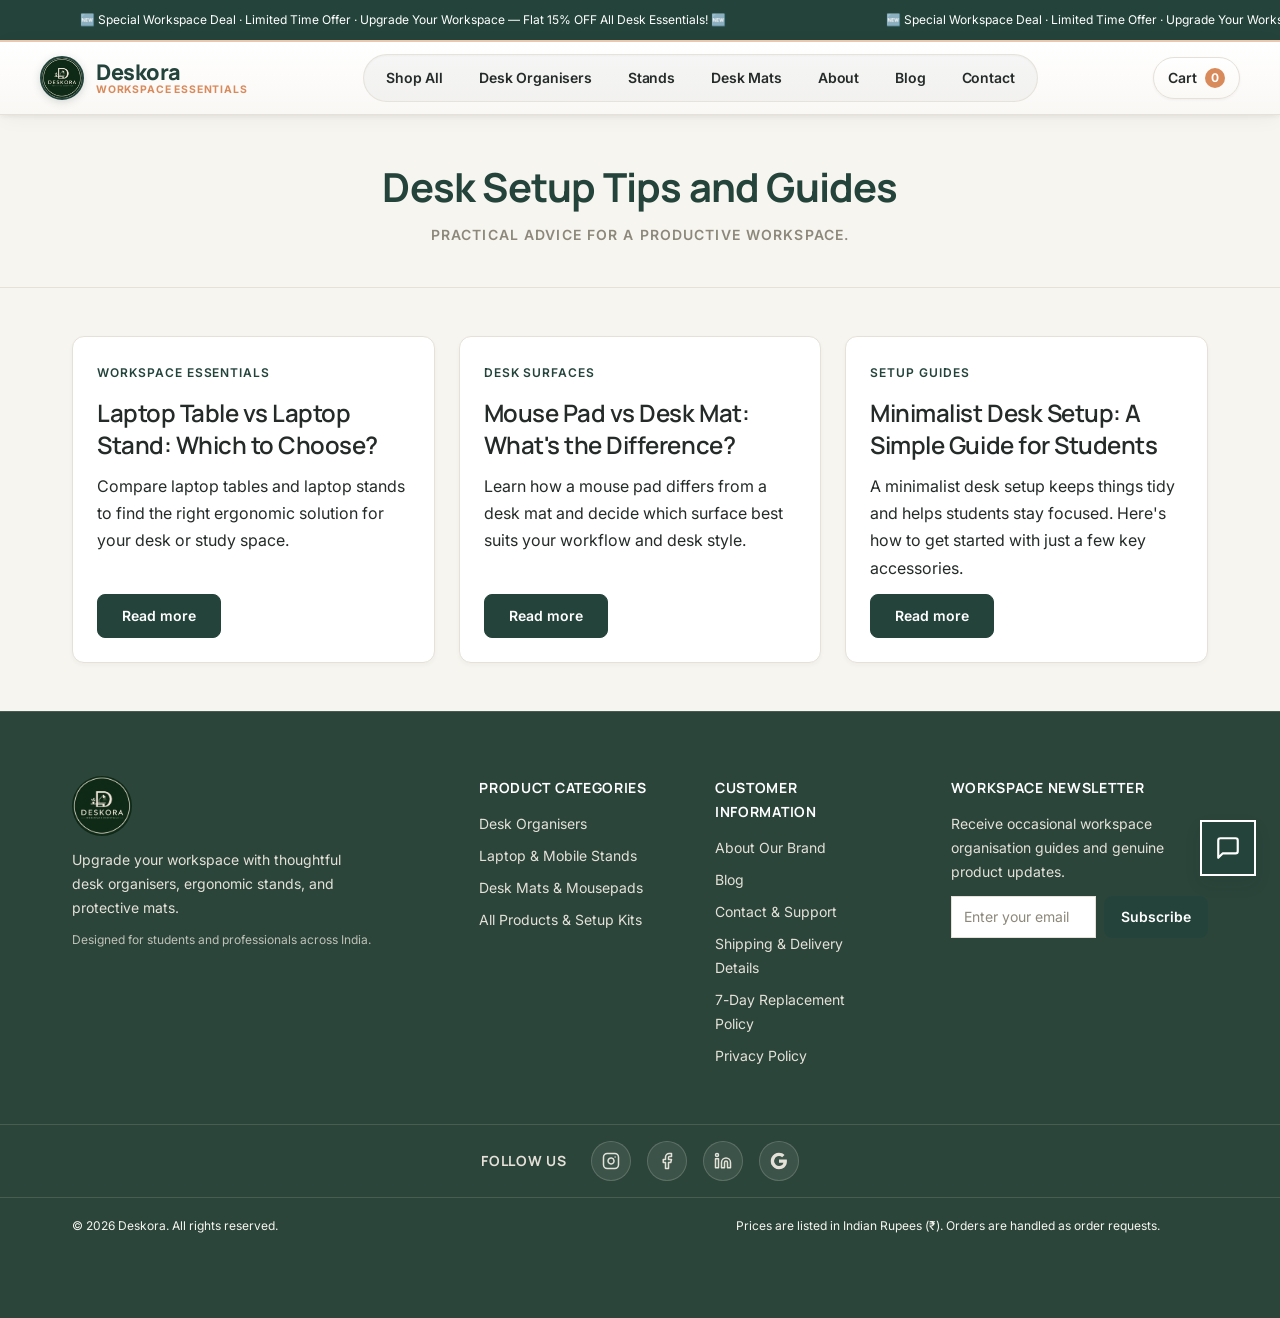
<file: blog.html>
﻿<!DOCTYPE html>
<html lang="en">
<head>
  <!-- Google tag (gtag.js) -->
  <script async src="https://www.googletagmanager.com/gtag/js?id=G-N4H3FCHGR4"></script>
  <script>
    window.dataLayer = window.dataLayer || [];
    function gtag(){dataLayer.push(arguments);}
    gtag('js', new Date());
    gtag('config', 'G-N4H3FCHGR4');
  </script>
  <meta charset="UTF-8" />
  <meta name="viewport" content="width=device-width, initial-scale=1.0" />
  <title>Desk Setup Tips &amp; Guides | Deskora Blog</title>
  <meta name="description" content="Practical desk setup tips and guides for students and professionals. Learn how to choose accessories, organise your workspace and boost productivity." />
  <link rel="icon" type="image/jpeg" href="assets/logo.jpg" />
  <link rel="stylesheet" href="style.css" />
</head>
<body>
  <!-- Reuse header/footer from contact.html -->
  <header class="site-header">
    <!-- announcement bar -->
    <div class="announcement-bar" role="banner" aria-label="Site announcement">
      <div class="announcement-track">
        <p class="announcement-text">&#127381;  Special Workspace Deal  &#8231;  Limited Time Offer  &#8231;  Upgrade Your Workspace — Flat 15% OFF All Desk Essentials!  &#127381;</p>
        <p class="announcement-text" aria-hidden="true">&#127381;  Special Workspace Deal  &#8231;  Limited Time Offer  &#8231;  Upgrade Your Workspace — Flat 15% OFF All Desk Essentials!  &#127381;</p>
      </div>
    </div>
    <div class="nav-wrapper">
      <div class="container header-inner">
        <a href="index.html" class="brand-logo" aria-label="Deskora Homepage">
          <img src="assets/logo.jpg" alt="Deskora Logo" class="brand-logo-img" width="44" height="44" />
          <span class="brand-text-wrap"><span class="brand-name">Deskora</span><span class="brand-sub">Workspace Essentials</span></span>
        </a>
        <nav class="desktop-nav" aria-label="Desktop Primary Navigation">
          <ul class="nav-list">
            <li><a href="shop.html" class="nav-link">Shop All</a></li>
            <li><a href="desk-organisers.html" class="nav-link">Desk Organisers</a></li>
            <li><a href="laptop-and-mobile-stands.html" class="nav-link">Stands</a></li>
            <li><a href="desk-mats-and-mousepads.html" class="nav-link">Desk Mats</a></li>
            <li><a href="about-us.html" class="nav-link">About</a></li>
            <li><a href="blog.html" class="nav-link">Blog</a></li>
            <li><a href="contact.html" class="nav-link">Contact</a></li>
          </ul>
        </nav>
        <div class="header-actions">
          <button type="button" class="cart-toggle-btn" id="cart-toggle-btn" aria-label="Open Shopping Cart" aria-expanded="false" aria-controls="cart-drawer">Cart<span class="cart-count-badge" id="cart-count-badge" aria-live="polite">0</span></button>
          <button type="button" class="mobile-menu-btn" id="mobile-menu-btn" aria-label="Toggle navigation menu" aria-expanded="false" aria-controls="mobile-nav">
            <span class="menu-icon-bar" aria-hidden="true"></span>
            <span class="menu-icon-bar" aria-hidden="true"></span>
            <span class="menu-icon-bar" aria-hidden="true"></span>
          </button>
        </div>
      </div>
    </div>
    <nav class="mobile-nav" id="mobile-nav" aria-label="Mobile Navigation">
      <ul class="mobile-nav-list">
        <li><a href="index.html" class="mobile-nav-link">Home</a></li>
        <li><a href="shop.html" class="mobile-nav-link">Shop All Products</a></li>
        <li><a href="desk-organisers.html" class="mobile-nav-link">Desk Organisers</a></li>
        <li><a href="laptop-and-mobile-stands.html" class="mobile-nav-link">Laptop &amp; Mobile Stands</a></li>
        <li><a href="desk-mats-and-mousepads.html" class="mobile-nav-link">Desk Mats &amp; Mousepads</a></li>
        <li><a href="about-us.html" class="mobile-nav-link">About Deskora</a></li>
        <li><a href="blog.html" class="mobile-nav-link">Blog</a></li>
        <li><a href="contact.html" class="mobile-nav-link">Contact &amp; Support</a></li>
      </ul>
      <div class="mobile-nav-footer">
        <a href="shop.html" class="btn btn-primary">Browse All Products</a>
      </div>
    </nav>
  </header>
  <main id="main-content" class="blog-page-main">
    <section class="page-header-section" aria-labelledby="blog-page-title">
      <div class="container">
        <h1 id="blog-page-title" class="page-title">Desk Setup Tips and Guides</h1>
        <p class="section-tagline">Practical advice for a productive workspace.</p>
      </div>
    </section>
    <section class="blog-list-section" aria-label="Blog articles">
      <div class="container">
        <div class="blog-cards-grid">
          <article class="blog-card">
            <span class="blog-card-label">Workspace Essentials</span>
            <h2 class="blog-card-title">Laptop Table vs Laptop Stand: Which to Choose?</h2>
            <p class="blog-card-summary">Compare laptop tables and laptop stands to find the right ergonomic solution for your desk or study space.</p>
            <a href="laptop-table-vs-laptop-stand.html" class="btn btn-primary">Read more</a>
          </article>
          <article class="blog-card">
            <span class="blog-card-label">Desk Surfaces</span>
            <h2 class="blog-card-title">Mouse Pad vs Desk Mat: What's the Difference?</h2>
            <p class="blog-card-summary">Learn how a mouse pad differs from a desk mat and decide which surface best suits your workflow and desk style.</p>
            <a href="mouse-pad-vs-desk-mat.html" class="btn btn-primary">Read more</a>
          </article>
          <article class="blog-card">
            <span class="blog-card-label">Setup Guides</span>
            <h2 class="blog-card-title">Minimalist Desk Setup: A Simple Guide for Students</h2>
            <p class="blog-card-summary">A minimalist desk setup keeps things tidy and helps students stay focused. Here's how to get started with just a few key accessories.</p>
            <a href="minimalist-desk-setup-guide.html" class="btn btn-primary">Read more</a>
          </article>
        </div>
      </div>
    </section>
  </main>
  <!-- Footer (same as other pages) -->
  <footer class="site-footer">
    <div class="container footer-grid">
      
      <!-- Brand & Mission Column -->
      <div class="footer-col footer-brand-col">
        <a href="index.html" class="footer-brand-logo">
          <img src="assets/logo.jpg" alt="Deskora — Workspace Essentials" class="footer-brand-logo-img" width="80" height="80" />
        </a>
        <p class="footer-tagline">
          Upgrade your workspace with thoughtful desk organisers, ergonomic stands, and protective mats.
        </p>
        <p class="footer-note">
          Designed for students and professionals across India.
        </p>
      </div>

      <!-- Categories Column -->
      <div class="footer-col">
        <h4 class="footer-heading">Product Categories</h4>
        <ul class="footer-links">
          <li><a href="desk-organisers.html">Desk Organisers</a></li>
          <li><a href="laptop-and-mobile-stands.html">Laptop &amp; Mobile Stands</a></li>
          <li><a href="desk-mats-and-mousepads.html">Desk Mats &amp; Mousepads</a></li>
          <li><a href="shop.html">All Products &amp; Setup Kits</a></li>
        </ul>
      </div>

      <!-- Customer Care Column -->
      <div class="footer-col">
        <h4 class="footer-heading">Customer Information</h4>
        <ul class="footer-links">
          <li><a href="about-us.html">About Our Brand</a></li>
          <li><a href="blog.html">Blog</a></li>
          <li><a href="contact.html">Contact &amp; Support</a></li>
          <li><a href="shipping-delivery.html">Shipping &amp; Delivery Details</a></li>
          <li><a href="replacement-policy.html">7-Day Replacement Policy</a></li>
          <li><a href="privacy-policy.html">Privacy Policy</a></li>
        </ul>
      </div>

      <!-- Newsletter Column -->
      <div class="footer-col footer-newsletter-col">
        <h4 class="footer-heading">Workspace Newsletter</h4>
        <p class="footer-newsletter-text">
          Receive occasional workspace organisation guides and genuine product updates.
        </p>
        <form class="newsletter-form" id="newsletter-form" action="https://formspree.io/f/mrpqzarp" method="POST" novalidate>
          <div class="form-group">
            <label for="newsletter-email" class="visually-hidden">Email address</label>
            <div class="newsletter-input-group">
              <input type="email" id="newsletter-email" name="email" required placeholder="Enter your email" autocomplete="email" />
              <button type="submit" class="btn btn-primary newsletter-submit-btn" id="newsletter-submit-btn">Subscribe</button>
            </div>
            <span class="form-error-message" id="newsletter-error" aria-live="polite"></span>
          </div>
          <div class="form-feedback" id="newsletter-feedback" role="status" aria-live="polite"></div>
        </form>
      </div>

    </div>

    <!-- Follow Us Row -->
    <div class="footer-social-row">
      <div class="container footer-social-inner">
        <span class="footer-social-label">Follow us</span>
        <div class="footer-social-icons">
          <a href="https://www.instagram.com/deskora.india/" class="footer-social-link" target="_blank" rel="noopener" aria-label="Deskora on Instagram">
            <svg width="18" height="18" viewBox="0 0 24 24" fill="none" stroke="currentColor" stroke-width="2" stroke-linecap="round" stroke-linejoin="round" aria-hidden="true"><rect x="2" y="2" width="20" height="20" rx="5" ry="5"/><path d="M16 11.37A4 4 0 1 1 12.63 8 4 4 0 0 1 16 11.37z"/><line x1="17.5" y1="6.5" x2="17.51" y2="6.5"/></svg>
          </a>
          <a href="https://www.facebook.com/deskora.official/" class="footer-social-link" target="_blank" rel="noopener" aria-label="Deskora on Facebook">
            <svg width="18" height="18" viewBox="0 0 24 24" fill="none" stroke="currentColor" stroke-width="2" stroke-linecap="round" stroke-linejoin="round" aria-hidden="true"><path d="M18 2h-3a5 5 0 0 0-5 5v3H7v4h3v8h4v-8h3l1-4h-4V7a1 1 0 0 1 1-1h3z"/></svg>
          </a>
          <a href="https://www.linkedin.com/company/deskora-workspace/" class="footer-social-link" target="_blank" rel="noopener" aria-label="Deskora on LinkedIn">
            <svg width="18" height="18" viewBox="0 0 24 24" fill="none" stroke="currentColor" stroke-width="2" stroke-linecap="round" stroke-linejoin="round" aria-hidden="true"><path d="M16 8a6 6 0 0 1 6 6v7h-4v-7a2 2 0 0 0-2-2 2 2 0 0 0-2 2v7h-4v-7a6 6 0 0 1 6-6z"/><rect x="2" y="9" width="4" height="12"/><circle cx="4" cy="4" r="2"/></svg>
          </a>
          <a href="https://share.google/mTndYjYONSnc22Pq5" class="footer-social-link" target="_blank" rel="noopener" aria-label="Deskora on Google">
            <svg width="18" height="18" viewBox="0 0 24 24" fill="currentColor" aria-hidden="true"><path d="M22.56 12.25c0-.78-.07-1.53-.2-2.25H12v4.26h5.92c-.26 1.37-1.04 2.53-2.21 3.31v2.77h3.57c2.08-1.92 3.28-4.74 3.28-8.09z"/><path d="M12 23c2.97 0 5.46-.98 7.28-2.66l-3.57-2.77c-.98.66-2.23 1.06-3.71 1.06-2.86 0-5.29-1.93-6.16-4.53H2.18v2.84C3.99 20.53 7.7 23 12 23z"/><path d="M5.84 14.09c-.22-.66-.35-1.36-.35-2.09s.13-1.43.35-2.09V7.06H2.18C1.43 8.55 1 10.22 1 12s.43 3.45 1.18 4.94l2.85-2.22.81-.63z"/><path d="M12 5.38c1.62 0 3.06.56 4.21 1.64l3.15-3.15C17.45 2.09 14.97 1 12 1 7.7 1 3.99 3.47 2.18 7.06l3.66 2.84c.87-2.6 3.3-4.52 6.16-4.52z"/></svg>
          </a>
        </div>
      </div>
    </div>

    <!-- Bottom Copyright Bar -->
    <div class="footer-bottom">
      <div class="container footer-bottom-inner">
        <p>&copy; 2026 Deskora. All rights reserved.</p>
        <p class="footer-disclaimer">Prices are listed in Indian Rupees (₹). Orders are handled as order requests.</p>
      </div>
    </div>
  </footer>
  <script src="data.js"></script>
  <script src="script.js"></script>
</body>
</html>
</file>
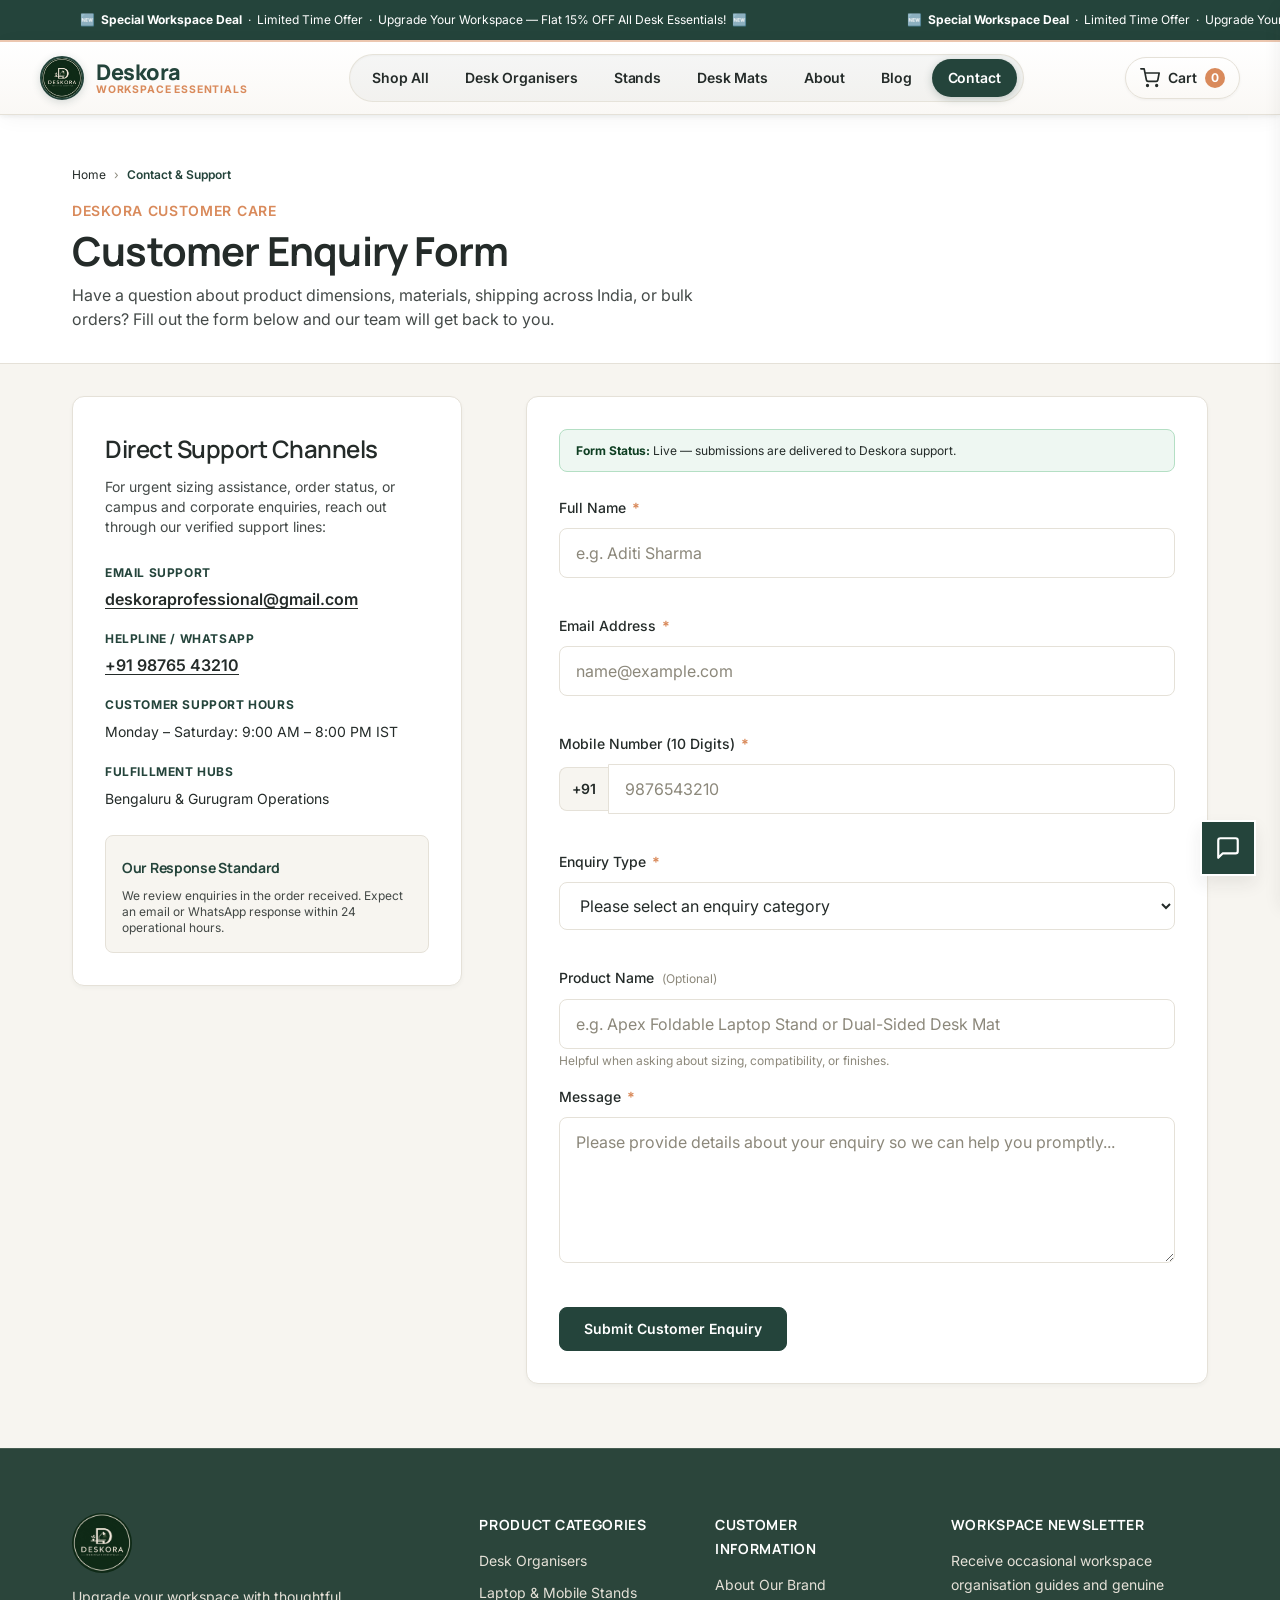
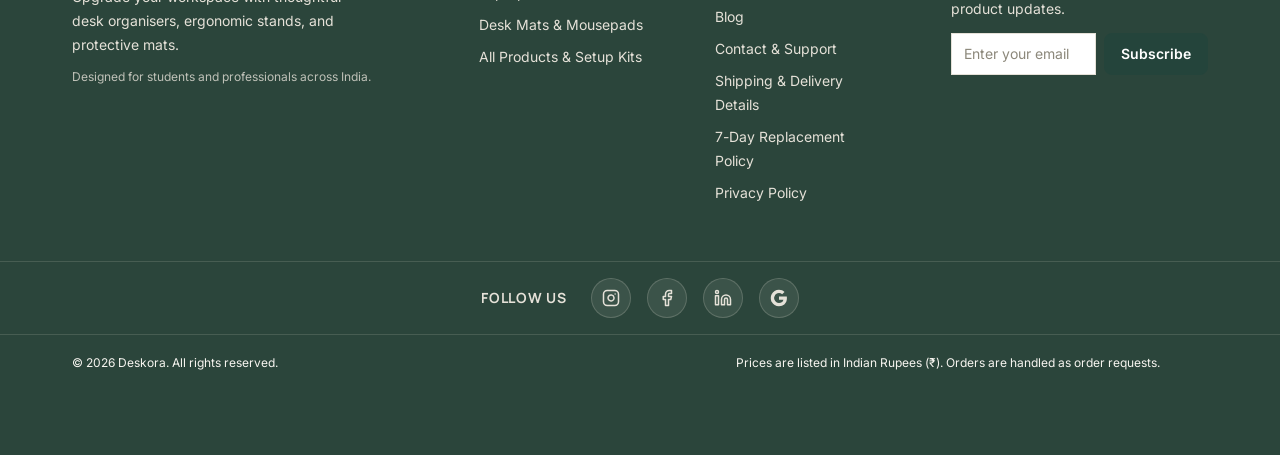
<file: contact.html>
﻿<!DOCTYPE html>
<html lang="en">
<head>
  <!-- Google tag (gtag.js) -->
  <script async src="https://www.googletagmanager.com/gtag/js?id=G-N4H3FCHGR4"></script>
  <script>
    window.dataLayer = window.dataLayer || [];
    function gtag(){dataLayer.push(arguments);}
    gtag('js', new Date());
    gtag('config', 'G-N4H3FCHGR4');
  </script>
  <meta charset="UTF-8" />
  <meta name="viewport" content="width=device-width, initial-scale=1.0" />
  <title>Contact &amp; Customer Support | Deskora India</title>
  <meta name="description" content="Contact Deskora customer support for product queries, dimensions, order tracking, and general enquiries across India." />
  <meta name="robots" content="index, follow" />
  <meta name="theme-color" content="#24443B" />

  <!-- Preconnect to Google Fonts -->
  <link rel="preconnect" href="https://fonts.googleapis.com" />
  <link rel="preconnect" href="https://fonts.gstatic.com" crossorigin />

  <!-- Single Shared Stylesheet -->
  <link rel="icon" type="image/jpeg" href="assets/logo.jpg" />
  <link rel="stylesheet" href="style.css" />
</head>
<body>

  <!-- =========================================================================
       1. REUSABLE HEADER & NAVIGATION
       ========================================================================= -->
  <header class="site-header">
    <!-- Announcement Bar - continuous ticker -->
    <div class="announcement-bar" role="banner" aria-label="Site announcement">
      <div class="announcement-track">
        <p class="announcement-text">&#127381;&nbsp;&nbsp;<strong>Special Workspace Deal</strong>&nbsp;&nbsp;&#8231;&nbsp;&nbsp;Limited Time Offer&nbsp;&nbsp;&#8231;&nbsp;&nbsp;Upgrade Your Workspace &mdash; Flat 15% OFF All Desk Essentials!&nbsp;&nbsp;&#127381;</p>
        <p class="announcement-text" aria-hidden="true">&#127381;&nbsp;&nbsp;<strong>Special Workspace Deal</strong>&nbsp;&nbsp;&#8231;&nbsp;&nbsp;Limited Time Offer&nbsp;&nbsp;&#8231;&nbsp;&nbsp;Upgrade Your Workspace &mdash; Flat 15% OFF All Desk Essentials!&nbsp;&nbsp;&#127381;</p>
      </div>
    </div>

    <!-- Main Navigation Bar -->
    <div class="nav-wrapper">
      <div class="container header-inner">
        
                <!-- Brand Logo -->
        <a href="index.html" class="brand-logo" aria-label="Deskora Homepage">
          <img src="assets/logo.jpg" alt="Deskora Logo" class="brand-logo-img" width="44" height="44" />
          <span class="brand-text-wrap">
            <span class="brand-name">Deskora</span>
            <span class="brand-sub">Workspace Essentials</span>
          </span>
        </a>

        <!-- Desktop Navigation Menu -->
        <nav class="desktop-nav" aria-label="Desktop Primary Navigation">
          <ul class="nav-list">
            <li><a href="shop.html" class="nav-link">Shop All</a></li>
            <li><a href="desk-organisers.html" class="nav-link">Desk Organisers</a></li>
            <li><a href="laptop-and-mobile-stands.html" class="nav-link">Stands</a></li>
            <li><a href="desk-mats-and-mousepads.html" class="nav-link">Desk Mats</a></li>
            <li><a href="about-us.html" class="nav-link">About</a></li>
            <li><a href="blog.html" class="nav-link">Blog</a></li>
            <li><a href="contact.html" class="nav-link nav-link-active" aria-current="page">Contact</a></li>
          </ul>
        </nav>

        <!-- Header Actions: Cart Button & Mobile Menu Toggle -->
        <div class="header-actions">
          <!-- Cart Toggle Button with Counter Badge -->
          <button 
            type="button" 
            class="cart-toggle-btn" 
            id="cart-toggle-btn" 
            aria-label="Open Shopping Cart" 
            aria-expanded="false" 
            aria-controls="cart-drawer">
            <svg class="cart-icon" width="20" height="20" viewBox="0 0 24 24" fill="none" stroke="currentColor" stroke-width="2" stroke-linecap="round" stroke-linejoin="round" aria-hidden="true">
              <circle cx="9" cy="21" r="1"></circle>
              <circle cx="20" cy="21" r="1"></circle>
              <path d="M1 1h4l2.68 13.39a2 2 0 0 0 2 1.61h9.72a2 2 0 0 0 2-1.61L23 6H6"></path>
            </svg>
            <span class="cart-btn-label">Cart</span>
            <span class="cart-count-badge" id="cart-count-badge" aria-live="polite">0</span>
          </button>
          
          <!-- Mobile Menu Button (Hamburger) -->
          <button 
            type="button" 
            class="mobile-menu-btn" 
            id="mobile-menu-btn" 
            aria-label="Toggle navigation menu" 
            aria-expanded="false" 
            aria-controls="mobile-nav">
            <span class="menu-icon-bar" aria-hidden="true"></span>
            <span class="menu-icon-bar" aria-hidden="true"></span>
            <span class="menu-icon-bar" aria-hidden="true"></span>
          </button>
        </div>

      </div>
    </div>

    <!-- Mobile Navigation Drawer -->
    <nav class="mobile-nav" id="mobile-nav" aria-label="Mobile Navigation">
      <ul class="mobile-nav-list">
        <li><a href="index.html" class="mobile-nav-link">Home</a></li>
        <li><a href="shop.html" class="mobile-nav-link">Shop All Products</a></li>
        <li><a href="desk-organisers.html" class="mobile-nav-link">Desk Organisers</a></li>
        <li><a href="laptop-and-mobile-stands.html" class="mobile-nav-link">Laptop &amp; Mobile Stands</a></li>
        <li><a href="desk-mats-and-mousepads.html" class="mobile-nav-link">Desk Mats &amp; Mousepads</a></li>
        <li><a href="about-us.html" class="mobile-nav-link">About Deskora</a></li>
        <li><a href="contact.html" class="mobile-nav-link mobile-nav-link-active" aria-current="page">Contact &amp; Support</a></li>
      </ul>
      <div class="mobile-nav-footer">
        <a href="shop.html" class="btn btn-primary">Browse All Products</a>
      </div>
    </nav>
  </header>

  <!-- =========================================================================
       CART DRAWER (SLIDE-OUT PANEL)
       ========================================================================= -->
  <div class="cart-backdrop" id="cart-backdrop" aria-hidden="true"></div>
  <aside class="cart-drawer" id="cart-drawer" role="dialog" aria-modal="true" aria-labelledby="cart-drawer-title" aria-hidden="true">
    <div class="cart-drawer-header">
      <div id="cart-drawer-title" class="cart-drawer-title">Your Cart</div>
      <button type="button" class="cart-close-btn" id="cart-close-btn" aria-label="Close cart">&times;</button>
    </div>
    <div class="cart-drawer-body" id="cart-items-container">
      <p class="cart-empty-message">Your cart is currently empty. Explore our desk essentials to get started.</p>
    </div>
    <div class="cart-drawer-footer">
      <div class="cart-subtotal-row">
        <span>Subtotal:</span>
        <span class="cart-subtotal-price" id="cart-subtotal-price">₹0</span>
      </div>
      <p class="cart-tax-notice">Standard pan-India delivery. Taxes calculated at checkout.</p>
      <button type="button" class="btn btn-primary cart-checkout-btn" id="cart-checkout-btn">Proceed to Checkout</button>
      <div class="checkout-status-notice" id="checkout-status-notice" role="status" aria-live="polite"></div>
    </div>
  </aside>

  <!-- =========================================================================
       2. MAIN CONTENT: CUSTOMER ENQUIRY FORM
       ========================================================================= -->
  <main id="main-content" class="contact-page-main">

    <!-- Breadcrumb & Page Introduction Header -->
    <section class="page-header-section" aria-labelledby="contact-page-title">
      <div class="container">
        <nav class="breadcrumb-nav" aria-label="Breadcrumb">
          <ol class="breadcrumb-list">
            <li><a href="index.html">Home</a></li>
            <li aria-hidden="true">&rsaquo;</li>
            <li aria-current="page">Contact &amp; Support</li>
          </ol>
        </nav>
        <p class="section-tagline">Deskora Customer Care</p>
        <h1 id="contact-page-title" class="page-title">Customer Enquiry Form</h1>
        <p class="page-intro-text">
          Have a question about product dimensions, materials, shipping across India, or bulk orders? Fill out the form below and our team will get back to you.
        </p>
      </div>
    </section>

    <!-- Contact & Enquiry Form Section -->
    <section class="enquiry-form-section" aria-label="Customer Enquiry Form">
      <div class="container enquiry-layout-grid">
        
        <!-- Contact Channel Details Card -->
        <aside class="support-channels-card" aria-labelledby="support-channels-title">
          <h2 id="support-channels-title" class="support-card-title">Direct Support Channels</h2>
          <p class="support-card-text">
            For urgent sizing assistance, order status, or campus and corporate enquiries, reach out through our verified support lines:
          </p>
          <ul class="support-info-list">
            <li>
              <span class="support-label">Email Support</span>
              <a href="mailto:deskoraprofessional@gmail.com" class="support-value">deskoraprofessional@gmail.com</a>
            </li>
            <li>
              <span class="support-label">Helpline / WhatsApp</span>
              <a href="tel:+919876543210" class="support-value">+91 98765 43210</a>
            </li>
            <li>
              <span class="support-label">Customer Support Hours</span>
              <span class="support-value-text">Monday &ndash; Saturday: 9:00 AM &ndash; 8:00 PM IST</span>
            </li>
            <li>
              <span class="support-label">Fulfillment Hubs</span>
              <span class="support-value-text">Bengaluru &amp; Gurugram Operations</span>
            </li>
          </ul>

          <div class="support-trust-box">
            <h3 class="support-trust-title">Our Response Standard</h3>
            <p class="support-trust-text">
              We review enquiries in the order received. Expect an email or WhatsApp response within 24 operational hours.
            </p>
          </div>
        </aside>

        <!-- Form Card Container -->
        <div class="enquiry-card-wrapper">
          
          <!-- Integration Status Banner -->
          <div class="integration-status-banner configured" id="formspree-notice-banner" role="note">
            <p>
              <strong>Form Status:</strong>
              <span id="formspree-status-indicator">Live — submissions are delivered to Deskora support.</span>
            </p>
          </div>

          <!-- The Enquiry Form -->
          <form class="enquiry-form" id="customer-enquiry-form" novalidate>
            
            <!-- Global Status Feedback Message -->
            <div class="form-feedback-banner" id="enquiry-form-feedback" role="status" aria-live="polite"></div>

            <!-- Field 1: Full Name -->
            <div class="form-field-group">
              <label for="enquiry-name" class="field-label">
                Full Name <span class="required-mark" aria-hidden="true">*</span>
              </label>
              <input 
                type="text" 
                id="enquiry-name" 
                name="name" 
                class="form-control" 
                placeholder="e.g. Aditi Sharma" 
                required 
                autocomplete="name"
                aria-describedby="enquiry-name-error"
              />
              <span class="field-error-message" id="enquiry-name-error" aria-live="polite"></span>
            </div>

            <!-- Field 2: Email Address -->
            <div class="form-field-group">
              <label for="enquiry-email" class="field-label">
                Email Address <span class="required-mark" aria-hidden="true">*</span>
              </label>
              <input 
                type="email" 
                id="enquiry-email" 
                name="email" 
                class="form-control" 
                placeholder="name@example.com" 
                required 
                autocomplete="email"
                aria-describedby="enquiry-email-error"
              />
              <span class="field-error-message" id="enquiry-email-error" aria-live="polite"></span>
            </div>

            <!-- Field 3: Mobile Number -->
            <div class="form-field-group">
              <label for="enquiry-mobile" class="field-label">
                Mobile Number (10 Digits) <span class="required-mark" aria-hidden="true">*</span>
              </label>
              <div class="mobile-input-wrapper">
                <span class="mobile-prefix-badge" aria-hidden="true">+91</span>
                <input 
                  type="tel" 
                  id="enquiry-mobile" 
                  name="phone" 
                  class="form-control mobile-input-field" 
                  placeholder="9876543210" 
                  required 
                  maxlength="10" 
                  autocomplete="tel-national"
                  aria-describedby="enquiry-mobile-error"
                />
              </div>
              <span class="field-error-message" id="enquiry-mobile-error" aria-live="polite"></span>
            </div>

            <!-- Field 4: Enquiry Type -->
            <div class="form-field-group">
              <label for="enquiry-type" class="field-label">
                Enquiry Type <span class="required-mark" aria-hidden="true">*</span>
              </label>
              <select 
                id="enquiry-type" 
                name="enquiryType" 
                class="form-control" 
                required
                aria-describedby="enquiry-type-error">
                <option value="" disabled selected>Please select an enquiry category</option>
                <option value="General Enquiry">General Enquiry</option>
                <option value="Product Enquiry">Product Enquiry</option>
                <option value="Order Enquiry">Order Enquiry</option>
                <option value="Shipping and Delivery">Shipping and Delivery</option>
                <option value="Returns and Refunds">Returns and Refunds</option>
                <option value="Other">Other</option>
              </select>
              <span class="field-error-message" id="enquiry-type-error" aria-live="polite"></span>
            </div>

            <!-- Field 5: Product Name (Optional) -->
            <div class="form-field-group">
              <label for="enquiry-product" class="field-label">
                Product Name <span class="optional-mark">(Optional)</span>
              </label>
              <input 
                type="text" 
                id="enquiry-product" 
                name="productName" 
                class="form-control" 
                placeholder="e.g. Apex Foldable Laptop Stand or Dual-Sided Desk Mat"
                aria-describedby="enquiry-product-hint"
              />
              <span class="field-helper-text" id="enquiry-product-hint">Helpful when asking about sizing, compatibility, or finishes.</span>
            </div>

            <!-- Field 6: Message -->
            <div class="form-field-group">
              <label for="enquiry-message" class="field-label">
                Message <span class="required-mark" aria-hidden="true">*</span>
              </label>
              <textarea 
                id="enquiry-message" 
                name="message" 
                class="form-control" 
                rows="5" 
                required 
                placeholder="Please provide details about your enquiry so we can help you promptly..."
                aria-describedby="enquiry-message-error"
              ></textarea>
              <span class="field-error-message" id="enquiry-message-error" aria-live="polite"></span>
            </div>

            <!-- Submit Button & Processing Indicator -->
            <div class="form-submit-wrapper">
              <button type="submit" class="btn btn-primary enquiry-submit-btn" id="enquiry-submit-btn">
                Submit Customer Enquiry
              </button>
            </div>

          </form>

        </div>

      </div>
    </section>

  </main>

  <!-- =========================================================================
       3. REUSABLE FOOTER
       ========================================================================= -->
  <footer class="site-footer">
    <div class="container footer-grid">
      
      <!-- Brand & Mission Column -->
      <div class="footer-col footer-brand-col">
        <a href="index.html" class="footer-brand-logo">
          <img src="assets/logo.jpg" alt="Deskora — Workspace Essentials" class="footer-brand-logo-img" width="80" height="80" />
        </a>
        <p class="footer-tagline">
          Upgrade your workspace with thoughtful desk organisers, ergonomic stands, and protective mats.
        </p>
        <p class="footer-note">
          Designed for students and professionals across India.
        </p>
      </div>

      <!-- Categories Column -->
      <div class="footer-col">
        <h4 class="footer-heading">Product Categories</h4>
        <ul class="footer-links">
          <li><a href="desk-organisers.html">Desk Organisers</a></li>
          <li><a href="laptop-and-mobile-stands.html">Laptop &amp; Mobile Stands</a></li>
          <li><a href="desk-mats-and-mousepads.html">Desk Mats &amp; Mousepads</a></li>
          <li><a href="shop.html">All Products &amp; Setup Kits</a></li>
        </ul>
      </div>

      <!-- Customer Care Column -->
      <div class="footer-col">
        <h4 class="footer-heading">Customer Information</h4>
        <ul class="footer-links">
          <li><a href="about-us.html">About Our Brand</a></li>
          <li><a href="blog.html">Blog</a></li>
          <li><a href="contact.html">Contact &amp; Support</a></li>
          <li><a href="shipping-delivery.html">Shipping &amp; Delivery Details</a></li>
          <li><a href="replacement-policy.html">7-Day Replacement Policy</a></li>
          <li><a href="privacy-policy.html">Privacy Policy</a></li>
        </ul>
      </div>

      <!-- Newsletter Column -->
      <div class="footer-col footer-newsletter-col">
        <h4 class="footer-heading">Workspace Newsletter</h4>
        <p class="footer-newsletter-text">
          Receive occasional workspace organisation guides and genuine product updates.
        </p>
        <form class="newsletter-form" id="newsletter-form" action="https://formspree.io/f/mrpqzarp" method="POST" novalidate>
          <div class="form-group">
            <label for="newsletter-email" class="visually-hidden">Email address</label>
            <div class="newsletter-input-group">
              <input type="email" id="newsletter-email" name="email" required placeholder="Enter your email" autocomplete="email" />
              <button type="submit" class="btn btn-primary newsletter-submit-btn" id="newsletter-submit-btn">Subscribe</button>
            </div>
            <span class="form-error-message" id="newsletter-error" aria-live="polite"></span>
          </div>
          <div class="form-feedback" id="newsletter-feedback" role="status" aria-live="polite"></div>
        </form>
      </div>

    </div>

    <!-- Follow Us Row -->
    <div class="footer-social-row">
      <div class="container footer-social-inner">
        <span class="footer-social-label">Follow us</span>
        <div class="footer-social-icons">
          <a href="https://www.instagram.com/deskora.india/" class="footer-social-link" target="_blank" rel="noopener" aria-label="Deskora on Instagram">
            <svg width="18" height="18" viewBox="0 0 24 24" fill="none" stroke="currentColor" stroke-width="2" stroke-linecap="round" stroke-linejoin="round" aria-hidden="true"><rect x="2" y="2" width="20" height="20" rx="5" ry="5"/><path d="M16 11.37A4 4 0 1 1 12.63 8 4 4 0 0 1 16 11.37z"/><line x1="17.5" y1="6.5" x2="17.51" y2="6.5"/></svg>
          </a>
          <a href="https://www.facebook.com/deskora.official/" class="footer-social-link" target="_blank" rel="noopener" aria-label="Deskora on Facebook">
            <svg width="18" height="18" viewBox="0 0 24 24" fill="none" stroke="currentColor" stroke-width="2" stroke-linecap="round" stroke-linejoin="round" aria-hidden="true"><path d="M18 2h-3a5 5 0 0 0-5 5v3H7v4h3v8h4v-8h3l1-4h-4V7a1 1 0 0 1 1-1h3z"/></svg>
          </a>
          <a href="https://www.linkedin.com/company/deskora-workspace/" class="footer-social-link" target="_blank" rel="noopener" aria-label="Deskora on LinkedIn">
            <svg width="18" height="18" viewBox="0 0 24 24" fill="none" stroke="currentColor" stroke-width="2" stroke-linecap="round" stroke-linejoin="round" aria-hidden="true"><path d="M16 8a6 6 0 0 1 6 6v7h-4v-7a2 2 0 0 0-2-2 2 2 0 0 0-2 2v7h-4v-7a6 6 0 0 1 6-6z"/><rect x="2" y="9" width="4" height="12"/><circle cx="4" cy="4" r="2"/></svg>
          </a>
          <a href="https://share.google/mTndYjYONSnc22Pq5" class="footer-social-link" target="_blank" rel="noopener" aria-label="Deskora on Google">
            <svg width="18" height="18" viewBox="0 0 24 24" fill="currentColor" aria-hidden="true"><path d="M22.56 12.25c0-.78-.07-1.53-.2-2.25H12v4.26h5.92c-.26 1.37-1.04 2.53-2.21 3.31v2.77h3.57c2.08-1.92 3.28-4.74 3.28-8.09z"/><path d="M12 23c2.97 0 5.46-.98 7.28-2.66l-3.57-2.77c-.98.66-2.23 1.06-3.71 1.06-2.86 0-5.29-1.93-6.16-4.53H2.18v2.84C3.99 20.53 7.7 23 12 23z"/><path d="M5.84 14.09c-.22-.66-.35-1.36-.35-2.09s.13-1.43.35-2.09V7.06H2.18C1.43 8.55 1 10.22 1 12s.43 3.45 1.18 4.94l2.85-2.22.81-.63z"/><path d="M12 5.38c1.62 0 3.06.56 4.21 1.64l3.15-3.15C17.45 2.09 14.97 1 12 1 7.7 1 3.99 3.47 2.18 7.06l3.66 2.84c.87-2.6 3.3-4.52 6.16-4.52z"/></svg>
          </a>
        </div>
      </div>
    </div>

    <!-- Bottom Copyright Bar -->
    <div class="footer-bottom">
      <div class="container footer-bottom-inner">
        <p>&copy; 2026 Deskora. All rights reserved.</p>
        <p class="footer-disclaimer">Prices are listed in Indian Rupees (₹). Orders are handled as order requests.</p>
      </div>
    </div>
  </footer>

  <!-- =========================================================================
       4. EXTERNAL JAVASCRIPT
       ========================================================================= -->
  <script src="data.js"></script>
  <script src="script.js"></script>
</body>
</html>
</file>
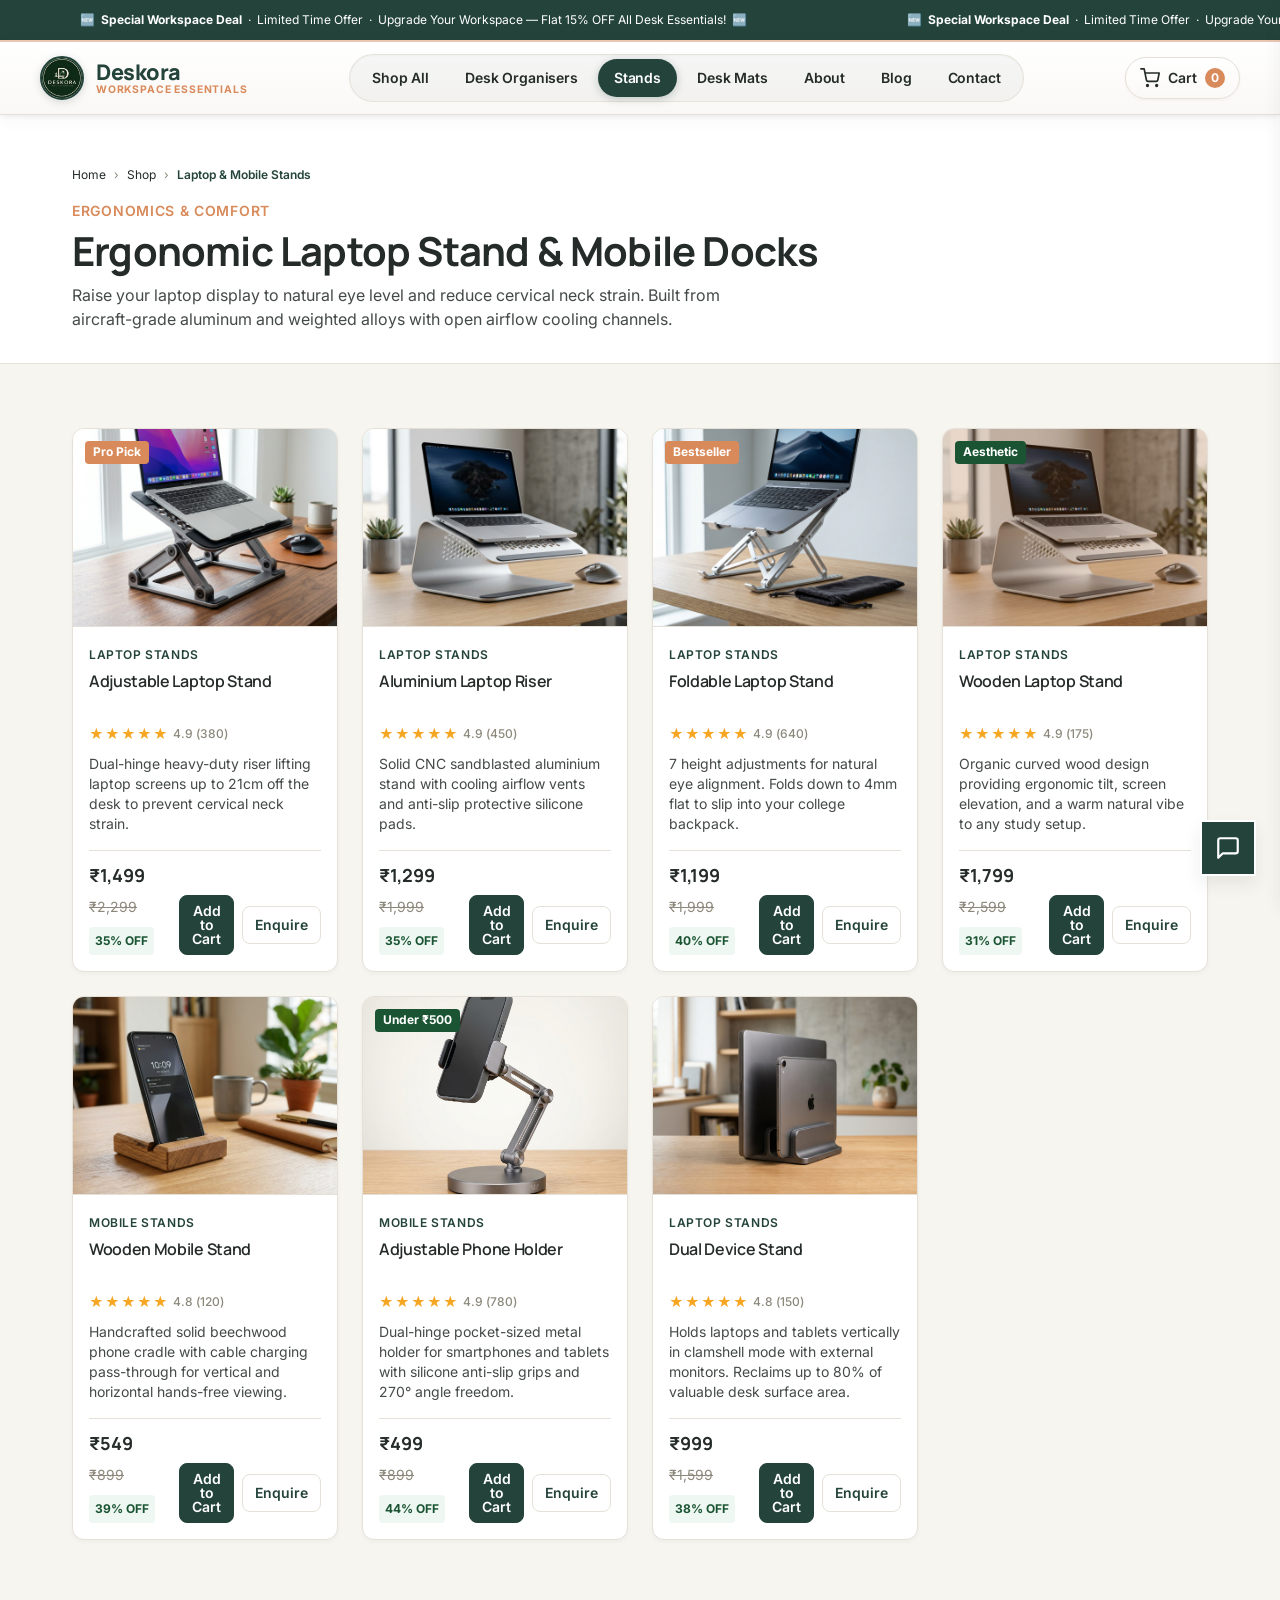
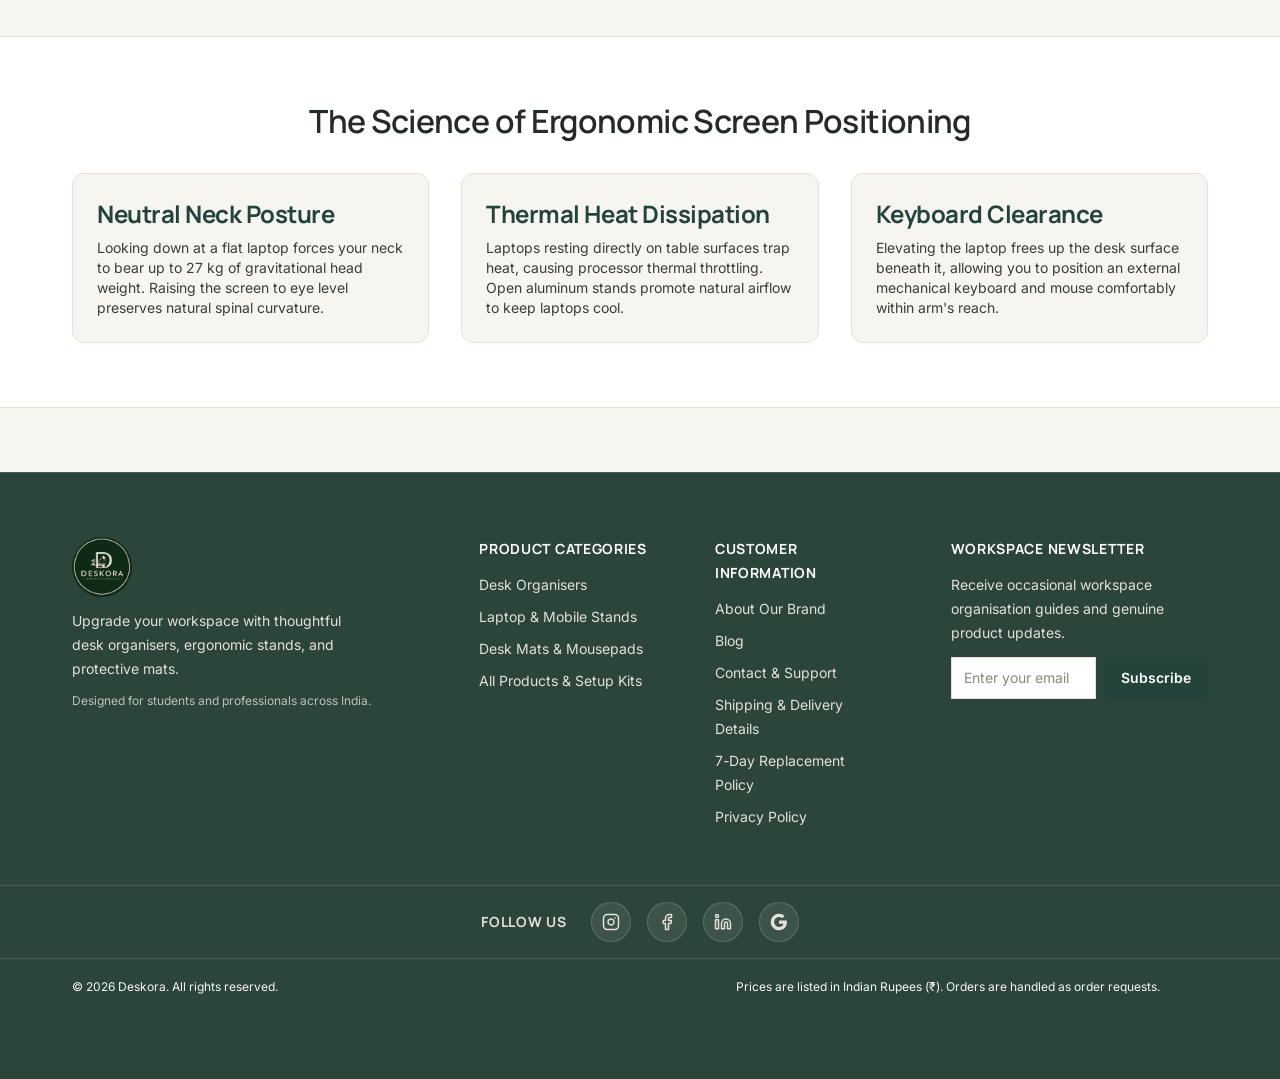
<file: laptop-and-mobile-stands.html>
﻿<!DOCTYPE html>
<html lang="en">
<head>
  <!-- Google tag (gtag.js) -->
  <script async src="https://www.googletagmanager.com/gtag/js?id=G-N4H3FCHGR4"></script>
  <script>
    window.dataLayer = window.dataLayer || [];
    function gtag(){dataLayer.push(arguments);}
    gtag('js', new Date());
    gtag('config', 'G-N4H3FCHGR4');
  </script>
  <meta charset="UTF-8" />
  <meta name="viewport" content="width=device-width, initial-scale=1.0" />
  <title>Adjustable Laptop Stand &amp; Mobile Docks | Deskora India</title>
  <meta name="description" content="Upgrade your viewing angle with an ergonomic laptop stand from Deskora. Browse adjustable risers and phone stands built for daily comfort." />
  <meta name="robots" content="index, follow" />
  <meta name="theme-color" content="#24443B" />

  <!-- Preconnect to Google Fonts -->
  <link rel="preconnect" href="https://fonts.googleapis.com" />
  <link rel="preconnect" href="https://fonts.gstatic.com" crossorigin />

  <!-- Single Shared Stylesheet -->
  <link rel="icon" type="image/jpeg" href="assets/logo.jpg" />
  <link rel="stylesheet" href="style.css" />
</head>
<body>

  <!-- =========================================================================
       1. REUSABLE HEADER & NAVIGATION
       ========================================================================= -->
  <header class="site-header">
    <!-- Announcement Bar - continuous ticker -->
    <div class="announcement-bar" role="banner" aria-label="Site announcement">
      <div class="announcement-track">
        <p class="announcement-text">&#127381;&nbsp;&nbsp;<strong>Special Workspace Deal</strong>&nbsp;&nbsp;&#8231;&nbsp;&nbsp;Limited Time Offer&nbsp;&nbsp;&#8231;&nbsp;&nbsp;Upgrade Your Workspace &mdash; Flat 15% OFF All Desk Essentials!&nbsp;&nbsp;&#127381;</p>
        <p class="announcement-text" aria-hidden="true">&#127381;&nbsp;&nbsp;<strong>Special Workspace Deal</strong>&nbsp;&nbsp;&#8231;&nbsp;&nbsp;Limited Time Offer&nbsp;&nbsp;&#8231;&nbsp;&nbsp;Upgrade Your Workspace &mdash; Flat 15% OFF All Desk Essentials!&nbsp;&nbsp;&#127381;</p>
      </div>
    </div>

    <!-- Main Navigation Bar -->
    <div class="nav-wrapper">
      <div class="container header-inner">
        
                <!-- Brand Logo -->
        <a href="index.html" class="brand-logo" aria-label="Deskora Homepage">
          <img src="assets/logo.jpg" alt="Deskora Logo" class="brand-logo-img" width="44" height="44" />
          <span class="brand-text-wrap">
            <span class="brand-name">Deskora</span>
            <span class="brand-sub">Workspace Essentials</span>
          </span>
        </a>

        <!-- Desktop Navigation Menu -->
        <nav class="desktop-nav" aria-label="Desktop Primary Navigation">
          <ul class="nav-list">
            <li><a href="shop.html" class="nav-link">Shop All</a></li>
            <li><a href="desk-organisers.html" class="nav-link">Desk Organisers</a></li>
            <li><a href="laptop-and-mobile-stands.html" class="nav-link nav-link-active" aria-current="page">Stands</a></li>
            <li><a href="desk-mats-and-mousepads.html" class="nav-link">Desk Mats</a></li>
            <li><a href="about-us.html" class="nav-link">About</a></li>
            <li><a href="blog.html" class="nav-link">Blog</a></li>
            <li><a href="contact.html" class="nav-link">Contact</a></li>
          </ul>
        </nav>

        <!-- Header Actions: Cart Button & Mobile Menu Toggle -->
        <div class="header-actions">
          <!-- Cart Toggle Button with Counter Badge -->
          <button 
            type="button" 
            class="cart-toggle-btn" 
            id="cart-toggle-btn" 
            aria-label="Open Shopping Cart" 
            aria-expanded="false" 
            aria-controls="cart-drawer">
            <svg class="cart-icon" width="20" height="20" viewBox="0 0 24 24" fill="none" stroke="currentColor" stroke-width="2" stroke-linecap="round" stroke-linejoin="round" aria-hidden="true">
              <circle cx="9" cy="21" r="1"></circle>
              <circle cx="20" cy="21" r="1"></circle>
              <path d="M1 1h4l2.68 13.39a2 2 0 0 0 2 1.61h9.72a2 2 0 0 0 2-1.61L23 6H6"></path>
            </svg>
            <span class="cart-btn-label">Cart</span>
            <span class="cart-count-badge" id="cart-count-badge" aria-live="polite">0</span>
          </button>
          
          <!-- Mobile Menu Button (Hamburger) -->
          <button 
            type="button" 
            class="mobile-menu-btn" 
            id="mobile-menu-btn" 
            aria-label="Toggle navigation menu" 
            aria-expanded="false" 
            aria-controls="mobile-nav">
            <span class="menu-icon-bar" aria-hidden="true"></span>
            <span class="menu-icon-bar" aria-hidden="true"></span>
            <span class="menu-icon-bar" aria-hidden="true"></span>
          </button>
        </div>

      </div>
    </div>

    <!-- Mobile Navigation Drawer -->
    <nav class="mobile-nav" id="mobile-nav" aria-label="Mobile Navigation">
      <ul class="mobile-nav-list">
        <li><a href="index.html" class="mobile-nav-link">Home</a></li>
        <li><a href="shop.html" class="mobile-nav-link">Shop All Products</a></li>
        <li><a href="desk-organisers.html" class="mobile-nav-link">Desk Organisers</a></li>
        <li><a href="laptop-and-mobile-stands.html" class="mobile-nav-link mobile-nav-link-active" aria-current="page">Laptop &amp; Mobile Stands</a></li>
        <li><a href="desk-mats-and-mousepads.html" class="mobile-nav-link">Desk Mats &amp; Mousepads</a></li>
        <li><a href="about-us.html" class="mobile-nav-link">About Deskora</a></li>
        <li><a href="contact.html" class="mobile-nav-link">Contact &amp; Support</a></li>
      </ul>
      <div class="mobile-nav-footer">
        <a href="shop.html" class="btn btn-primary">Browse All Products</a>
      </div>
    </nav>
  </header>

  <!-- =========================================================================
       CART DRAWER (SLIDE-OUT PANEL)
       ========================================================================= -->
  <div class="cart-backdrop" id="cart-backdrop" aria-hidden="true"></div>
  <aside class="cart-drawer" id="cart-drawer" role="dialog" aria-modal="true" aria-labelledby="cart-drawer-title" aria-hidden="true">
    <div class="cart-drawer-header">
      <div id="cart-drawer-title" class="cart-drawer-title">Your Cart</div>
      <button type="button" class="cart-close-btn" id="cart-close-btn" aria-label="Close cart">&times;</button>
    </div>
    <div class="cart-drawer-body" id="cart-items-container">
      <p class="cart-empty-message">Your cart is currently empty. Explore our desk essentials to get started.</p>
    </div>
    <div class="cart-drawer-footer">
      <div class="cart-subtotal-row">
        <span>Subtotal:</span>
        <span class="cart-subtotal-price" id="cart-subtotal-price">₹0</span>
      </div>
      <p class="cart-tax-notice">Standard pan-India delivery. Taxes calculated at checkout.</p>
      <button type="button" class="btn btn-primary cart-checkout-btn" id="cart-checkout-btn">Proceed to Checkout</button>
      <div class="checkout-status-notice" id="checkout-status-notice" role="status" aria-live="polite"></div>
    </div>
  </aside>

  <!-- =========================================================================
       2. MAIN CONTENT: LAPTOP AND MOBILE STANDS
       ========================================================================= -->
  <main id="main-content" class="category-page-main">

    <!-- Breadcrumb & Header -->
    <section class="page-header-section" aria-labelledby="category-page-title">
      <div class="container">
        <nav class="breadcrumb-nav" aria-label="Breadcrumb">
          <ol class="breadcrumb-list">
            <li><a href="index.html">Home</a></li>
            <li aria-hidden="true">&rsaquo;</li>
            <li><a href="shop.html">Shop</a></li>
            <li aria-hidden="true">&rsaquo;</li>
            <li aria-current="page">Laptop &amp; Mobile Stands</li>
          </ol>
        </nav>
        <p class="section-tagline">Ergonomics &amp; Comfort</p>
        <h1 id="category-page-title" class="page-title">Ergonomic Laptop Stand &amp; Mobile Docks</h1>
        <p class="page-intro-text">
          Raise your laptop display to natural eye level and reduce cervical neck strain. Built from aircraft-grade aluminum and weighted alloys with open airflow cooling channels.
        </p>
      </div>
    </section>

    <!-- Product Grid Section -->
    <section class="category-products-section" aria-label="Laptop and Mobile Stands Collection">
      <div class="container">
        <div class="product-grid">

          <!-- Product 1: Adjustable Laptop Stand -->
          <article class="product-card" data-product-id="prod-stand-adjustable">
            <div class="product-image-container">
              <span class="product-badge product-badge--bestseller">Pro Pick</span>
              <img 
                src="assets/products/adjustable-laptop-stand.jpg" 
                alt="Adjustable Laptop Stand with dual-axis height and angle adjustment"
                class="product-image"
                width="700"
                height="525"
                loading="eager"
              />
            </div>
            <div class="product-card-body">
              <p class="product-category-tag">Laptop Stands</p>
              <h3 class="product-title">Adjustable Laptop Stand</h3>
              <div class="product-rating" aria-label="4.9 out of 5 stars, 380 reviews">
                <span class="stars" aria-hidden="true">★★★★★</span>
                <span class="review-count">4.9 (380)</span>
              </div>
              <p class="product-description">
                Dual-hinge heavy-duty riser lifting laptop screens up to 21cm off the desk to prevent cervical neck strain.
              </p>
              <div class="product-footer">
                <div class="product-pricing">
                  <span class="product-price">₹1,499</span>
                  <span class="product-original-price">₹2,299</span>
                  <span class="product-discount-tag">35% OFF</span>
                </div>
                <div class="product-button-group">
                  <button 
                    type="button" 
                    class="btn btn-primary add-to-cart-btn" 
                    data-id="prod-stand-adjustable"
                    data-name="Adjustable Laptop Stand" 
                    data-price="1499">
                    Add to Cart
                  </button>
                  <button 
                    type="button" 
                    class="btn btn-secondary product-enquire-btn" 
                    data-product-name="Adjustable Laptop Stand">
                    Enquire
                  </button>
                </div>
              </div>
            </div>
          </article>

          <!-- Product 2: Aluminium Laptop Riser -->
          <article class="product-card" data-product-id="prod-stand-aluminium-riser">
            <div class="product-image-container">
              <img 
                src="assets/products/aluminium-laptop-riser.jpg" 
                alt="Aluminium Laptop Riser elevating laptop on desk with cooling ventilation"
                class="product-image"
                width="700"
                height="525"
                loading="lazy"
              />
            </div>
            <div class="product-card-body">
              <p class="product-category-tag">Laptop Stands</p>
              <h3 class="product-title">Aluminium Laptop Riser</h3>
              <div class="product-rating" aria-label="4.9 out of 5 stars, 450 reviews">
                <span class="stars" aria-hidden="true">★★★★★</span>
                <span class="review-count">4.9 (450)</span>
              </div>
              <p class="product-description">
                Solid CNC sandblasted aluminium stand with cooling airflow vents and anti-slip protective silicone pads.
              </p>
              <div class="product-footer">
                <div class="product-pricing">
                  <span class="product-price">₹1,299</span>
                  <span class="product-original-price">₹1,999</span>
                  <span class="product-discount-tag">35% OFF</span>
                </div>
                <div class="product-button-group">
                  <button 
                    type="button" 
                    class="btn btn-primary add-to-cart-btn" 
                    data-id="prod-stand-aluminium-riser"
                    data-name="Aluminium Laptop Riser" 
                    data-price="1299">
                    Add to Cart
                  </button>
                  <button 
                    type="button" 
                    class="btn btn-secondary product-enquire-btn" 
                    data-product-name="Aluminium Laptop Riser">
                    Enquire
                  </button>
                </div>
              </div>
            </div>
          </article>

          <!-- Product 3: Foldable Laptop Stand -->
          <article class="product-card" data-product-id="prod-laptop-foldable">
            <div class="product-image-container">
              <span class="product-badge product-badge--bestseller">Bestseller</span>
              <img 
                src="assets/products/foldable-laptop-stand.jpg" 
                alt="Foldable Laptop Stand compact and flat folding"
                class="product-image"
                width="700"
                height="525"
                loading="lazy"
              />
            </div>
            <div class="product-card-body">
              <p class="product-category-tag">Laptop Stands</p>
              <h3 class="product-title">Foldable Laptop Stand</h3>
              <div class="product-rating" aria-label="4.9 out of 5 stars, 640 reviews">
                <span class="stars" aria-hidden="true">★★★★★</span>
                <span class="review-count">4.9 (640)</span>
              </div>
              <p class="product-description">
                7 height adjustments for natural eye alignment. Folds down to 4mm flat to slip into your college backpack.
              </p>
              <div class="product-footer">
                <div class="product-pricing">
                  <span class="product-price">₹1,199</span>
                  <span class="product-original-price">₹1,999</span>
                  <span class="product-discount-tag">40% OFF</span>
                </div>
                <div class="product-button-group">
                  <button 
                    type="button" 
                    class="btn btn-primary add-to-cart-btn" 
                    data-id="prod-laptop-foldable"
                    data-name="Foldable Laptop Stand" 
                    data-price="1199">
                    Add to Cart
                  </button>
                  <button 
                    type="button" 
                    class="btn btn-secondary product-enquire-btn" 
                    data-product-name="Foldable Laptop Stand">
                    Enquire
                  </button>
                </div>
              </div>
            </div>
          </article>

          <!-- Product 4: Wooden Laptop Stand -->
          <article class="product-card" data-product-id="prod-stand-wooden-laptop">
            <div class="product-image-container">
              <span class="product-badge product-badge--value">Aesthetic</span>
              <img 
                src="assets/products/wooden-laptop-stand.jpg" 
                alt="Wooden Laptop Stand crafted from curved walnut wood"
                class="product-image"
                width="700"
                height="525"
                loading="lazy"
              />
            </div>
            <div class="product-card-body">
              <p class="product-category-tag">Laptop Stands</p>
              <h3 class="product-title">Wooden Laptop Stand</h3>
              <div class="product-rating" aria-label="4.9 out of 5 stars, 175 reviews">
                <span class="stars" aria-hidden="true">★★★★★</span>
                <span class="review-count">4.9 (175)</span>
              </div>
              <p class="product-description">
                Organic curved wood design providing ergonomic tilt, screen elevation, and a warm natural vibe to any study setup.
              </p>
              <div class="product-footer">
                <div class="product-pricing">
                  <span class="product-price">₹1,799</span>
                  <span class="product-original-price">₹2,599</span>
                  <span class="product-discount-tag">31% OFF</span>
                </div>
                <div class="product-button-group">
                  <button 
                    type="button" 
                    class="btn btn-primary add-to-cart-btn" 
                    data-id="prod-stand-wooden-laptop"
                    data-name="Wooden Laptop Stand" 
                    data-price="1799">
                    Add to Cart
                  </button>
                  <button 
                    type="button" 
                    class="btn btn-secondary product-enquire-btn" 
                    data-product-name="Wooden Laptop Stand">
                    Enquire
                  </button>
                </div>
              </div>
            </div>
          </article>

          <!-- Product 5: Wooden Mobile Stand -->
          <article class="product-card" data-product-id="prod-stand-wooden-mobile">
            <div class="product-image-container">
              <img 
                src="assets/products/wooden-mobile-stand.jpg" 
                alt="Wooden Mobile Stand phone cradle on study desk"
                class="product-image"
                width="700"
                height="525"
                loading="lazy"
              />
            </div>
            <div class="product-card-body">
              <p class="product-category-tag">Mobile Stands</p>
              <h3 class="product-title">Wooden Mobile Stand</h3>
              <div class="product-rating" aria-label="4.8 out of 5 stars, 120 reviews">
                <span class="stars" aria-hidden="true">★★★★★</span>
                <span class="review-count">4.8 (120)</span>
              </div>
              <p class="product-description">
                Handcrafted solid beechwood phone cradle with cable charging pass-through for vertical and horizontal hands-free viewing.
              </p>
              <div class="product-footer">
                <div class="product-pricing">
                  <span class="product-price">₹549</span>
                  <span class="product-original-price">₹899</span>
                  <span class="product-discount-tag">39% OFF</span>
                </div>
                <div class="product-button-group">
                  <button 
                    type="button" 
                    class="btn btn-primary add-to-cart-btn" 
                    data-id="prod-stand-wooden-mobile"
                    data-name="Wooden Mobile Stand" 
                    data-price="549">
                    Add to Cart
                  </button>
                  <button 
                    type="button" 
                    class="btn btn-secondary product-enquire-btn" 
                    data-product-name="Wooden Mobile Stand">
                    Enquire
                  </button>
                </div>
              </div>
            </div>
          </article>

          <!-- Product 6: Adjustable Phone Holder -->
          <article class="product-card" data-product-id="prod-stand-phone-adjustable">
            <div class="product-image-container">
              <span class="product-badge product-badge--value">Under ₹500</span>
              <img 
                src="images/adjustable-phone-holder.jpg" 
                alt="Deskora Adjustable Phone Holder stand for desk"
                class="product-image"
                width="700"
                height="525"
                loading="lazy"
              />
            </div>
            <div class="product-card-body">
              <p class="product-category-tag">Mobile Stands</p>
              <h3 class="product-title">Adjustable Phone Holder</h3>
              <div class="product-rating" aria-label="4.9 out of 5 stars, 780 reviews">
                <span class="stars" aria-hidden="true">★★★★★</span>
                <span class="review-count">4.9 (780)</span>
              </div>
              <p class="product-description">
                Dual-hinge pocket-sized metal holder for smartphones and tablets with silicone anti-slip grips and 270° angle freedom.
              </p>
              <div class="product-footer">
                <div class="product-pricing">
                  <span class="product-price">₹499</span>
                  <span class="product-original-price">₹899</span>
                  <span class="product-discount-tag">44% OFF</span>
                </div>
                <div class="product-button-group">
                  <button 
                    type="button" 
                    class="btn btn-primary add-to-cart-btn" 
                    data-id="prod-stand-phone-adjustable"
                    data-name="Adjustable Phone Holder" 
                    data-price="499">
                    Add to Cart
                  </button>
                  <button 
                    type="button" 
                    class="btn btn-secondary product-enquire-btn" 
                    data-product-name="Adjustable Phone Holder">
                    Enquire
                  </button>
                </div>
              </div>
            </div>
          </article>

          <!-- Product 7: Dual Device Stand -->
          <article class="product-card" data-product-id="prod-stand-dual-device">
            <div class="product-image-container">
              <img 
                src="images/dual-device-stand.jpg" 
                alt="Deskora Dual Device Stand vertical dock for laptop and tablet on wooden desk"
                class="product-image"
                width="700"
                height="525"
                loading="lazy"
              />
            </div>
            <div class="product-card-body">
              <p class="product-category-tag">Laptop Stands</p>
              <h3 class="product-title">Dual Device Stand</h3>
              <div class="product-rating" aria-label="4.8 out of 5 stars, 150 reviews">
                <span class="stars" aria-hidden="true">★★★★★</span>
                <span class="review-count">4.8 (150)</span>
              </div>
              <p class="product-description">
                Holds laptops and tablets vertically in clamshell mode with external monitors. Reclaims up to 80% of valuable desk surface area.
              </p>
              <div class="product-footer">
                <div class="product-pricing">
                  <span class="product-price">₹999</span>
                  <span class="product-original-price">₹1,599</span>
                  <span class="product-discount-tag">38% OFF</span>
                </div>
                <div class="product-button-group">
                  <button 
                    type="button" 
                    class="btn btn-primary add-to-cart-btn" 
                    data-id="prod-stand-dual-device"
                    data-name="Dual Device Stand" 
                    data-price="999">
                    Add to Cart
                  </button>
                  <button 
                    type="button" 
                    class="btn btn-secondary product-enquire-btn" 
                    data-product-name="Dual Device Stand">
                    Enquire
                  </button>
                </div>
              </div>
            </div>
          </article>

        </div>
      </div>
    </section>

    <!-- Ergonomics Educational Guide Section -->
    <section class="category-guide-section" aria-labelledby="guide-heading">
      <div class="container guide-inner">
        <h2 id="guide-heading" class="guide-title">The Science of Ergonomic Screen Positioning</h2>
        <div class="guide-pillars-grid">
          <div class="guide-pillar-card">
            <h3 class="pillar-title">Neutral Neck Posture</h3>
            <p class="pillar-text">
              Looking down at a flat laptop forces your neck to bear up to 27 kg of gravitational head weight. Raising the screen to eye level preserves natural spinal curvature.
            </p>
          </div>
          <div class="guide-pillar-card">
            <h3 class="pillar-title">Thermal Heat Dissipation</h3>
            <p class="pillar-text">
              Laptops resting directly on table surfaces trap heat, causing processor thermal throttling. Open aluminum stands promote natural airflow to keep laptops cool.
            </p>
          </div>
          <div class="guide-pillar-card">
            <h3 class="pillar-title">Keyboard Clearance</h3>
            <p class="pillar-text">
              Elevating the laptop frees up the desk surface beneath it, allowing you to position an external mechanical keyboard and mouse comfortably within arm's reach.
            </p>
          </div>
        </div>
      </div>
    </section>

  </main>

  <!-- =========================================================================
       3. REUSABLE FOOTER
       ========================================================================= -->
  <footer class="site-footer">
    <div class="container footer-grid">
      
      <!-- Brand & Mission Column -->
      <div class="footer-col footer-brand-col">
        <a href="index.html" class="footer-brand-logo">
          <img src="assets/logo.jpg" alt="Deskora — Workspace Essentials" class="footer-brand-logo-img" width="80" height="80" />
        </a>
        <p class="footer-tagline">
          Upgrade your workspace with thoughtful desk organisers, ergonomic stands, and protective mats.
        </p>
        <p class="footer-note">
          Designed for students and professionals across India.
        </p>
      </div>

      <!-- Categories Column -->
      <div class="footer-col">
        <h4 class="footer-heading">Product Categories</h4>
        <ul class="footer-links">
          <li><a href="desk-organisers.html">Desk Organisers</a></li>
          <li><a href="laptop-and-mobile-stands.html">Laptop &amp; Mobile Stands</a></li>
          <li><a href="desk-mats-and-mousepads.html">Desk Mats &amp; Mousepads</a></li>
          <li><a href="shop.html">All Products &amp; Setup Kits</a></li>
        </ul>
      </div>

      <!-- Customer Care Column -->
      <div class="footer-col">
        <h4 class="footer-heading">Customer Information</h4>
        <ul class="footer-links">
          <li><a href="about-us.html">About Our Brand</a></li>
          <li><a href="blog.html">Blog</a></li>
          <li><a href="contact.html">Contact &amp; Support</a></li>
          <li><a href="shipping-delivery.html">Shipping &amp; Delivery Details</a></li>
          <li><a href="replacement-policy.html">7-Day Replacement Policy</a></li>
          <li><a href="privacy-policy.html">Privacy Policy</a></li>
        </ul>
      </div>

      <!-- Newsletter Column -->
      <div class="footer-col footer-newsletter-col">
        <h4 class="footer-heading">Workspace Newsletter</h4>
        <p class="footer-newsletter-text">
          Receive occasional workspace organisation guides and genuine product updates.
        </p>
        <form class="newsletter-form" id="newsletter-form" action="https://formspree.io/f/mrpqzarp" method="POST" novalidate>
          <div class="form-group">
            <label for="newsletter-email" class="visually-hidden">Email address</label>
            <div class="newsletter-input-group">
              <input type="email" id="newsletter-email" name="email" required placeholder="Enter your email" autocomplete="email" />
              <button type="submit" class="btn btn-primary newsletter-submit-btn" id="newsletter-submit-btn">Subscribe</button>
            </div>
            <span class="form-error-message" id="newsletter-error" aria-live="polite"></span>
          </div>
          <div class="form-feedback" id="newsletter-feedback" role="status" aria-live="polite"></div>
        </form>
      </div>

    </div>

    <!-- Follow Us Row -->
    <div class="footer-social-row">
      <div class="container footer-social-inner">
        <span class="footer-social-label">Follow us</span>
        <div class="footer-social-icons">
          <a href="https://www.instagram.com/deskora.india/" class="footer-social-link" target="_blank" rel="noopener" aria-label="Deskora on Instagram">
            <svg width="18" height="18" viewBox="0 0 24 24" fill="none" stroke="currentColor" stroke-width="2" stroke-linecap="round" stroke-linejoin="round" aria-hidden="true"><rect x="2" y="2" width="20" height="20" rx="5" ry="5"/><path d="M16 11.37A4 4 0 1 1 12.63 8 4 4 0 0 1 16 11.37z"/><line x1="17.5" y1="6.5" x2="17.51" y2="6.5"/></svg>
          </a>
          <a href="https://www.facebook.com/deskora.official/" class="footer-social-link" target="_blank" rel="noopener" aria-label="Deskora on Facebook">
            <svg width="18" height="18" viewBox="0 0 24 24" fill="none" stroke="currentColor" stroke-width="2" stroke-linecap="round" stroke-linejoin="round" aria-hidden="true"><path d="M18 2h-3a5 5 0 0 0-5 5v3H7v4h3v8h4v-8h3l1-4h-4V7a1 1 0 0 1 1-1h3z"/></svg>
          </a>
          <a href="https://www.linkedin.com/company/deskora-workspace/" class="footer-social-link" target="_blank" rel="noopener" aria-label="Deskora on LinkedIn">
            <svg width="18" height="18" viewBox="0 0 24 24" fill="none" stroke="currentColor" stroke-width="2" stroke-linecap="round" stroke-linejoin="round" aria-hidden="true"><path d="M16 8a6 6 0 0 1 6 6v7h-4v-7a2 2 0 0 0-2-2 2 2 0 0 0-2 2v7h-4v-7a6 6 0 0 1 6-6z"/><rect x="2" y="9" width="4" height="12"/><circle cx="4" cy="4" r="2"/></svg>
          </a>
          <a href="https://share.google/mTndYjYONSnc22Pq5" class="footer-social-link" target="_blank" rel="noopener" aria-label="Deskora on Google">
            <svg width="18" height="18" viewBox="0 0 24 24" fill="currentColor" aria-hidden="true"><path d="M22.56 12.25c0-.78-.07-1.53-.2-2.25H12v4.26h5.92c-.26 1.37-1.04 2.53-2.21 3.31v2.77h3.57c2.08-1.92 3.28-4.74 3.28-8.09z"/><path d="M12 23c2.97 0 5.46-.98 7.28-2.66l-3.57-2.77c-.98.66-2.23 1.06-3.71 1.06-2.86 0-5.29-1.93-6.16-4.53H2.18v2.84C3.99 20.53 7.7 23 12 23z"/><path d="M5.84 14.09c-.22-.66-.35-1.36-.35-2.09s.13-1.43.35-2.09V7.06H2.18C1.43 8.55 1 10.22 1 12s.43 3.45 1.18 4.94l2.85-2.22.81-.63z"/><path d="M12 5.38c1.62 0 3.06.56 4.21 1.64l3.15-3.15C17.45 2.09 14.97 1 12 1 7.7 1 3.99 3.47 2.18 7.06l3.66 2.84c.87-2.6 3.3-4.52 6.16-4.52z"/></svg>
          </a>
        </div>
      </div>
    </div>

    <!-- Bottom Copyright Bar -->
    <div class="footer-bottom">
      <div class="container footer-bottom-inner">
        <p>&copy; 2026 Deskora. All rights reserved.</p>
        <p class="footer-disclaimer">Prices are listed in Indian Rupees (₹). Orders are handled as order requests.</p>
      </div>
    </div>
  </footer>

  <!-- =========================================================================
       4. EXTERNAL JAVASCRIPT
       ========================================================================= -->
  <script src="data.js"></script>
  <script src="script.js"></script>
</body>
</html>
</file>
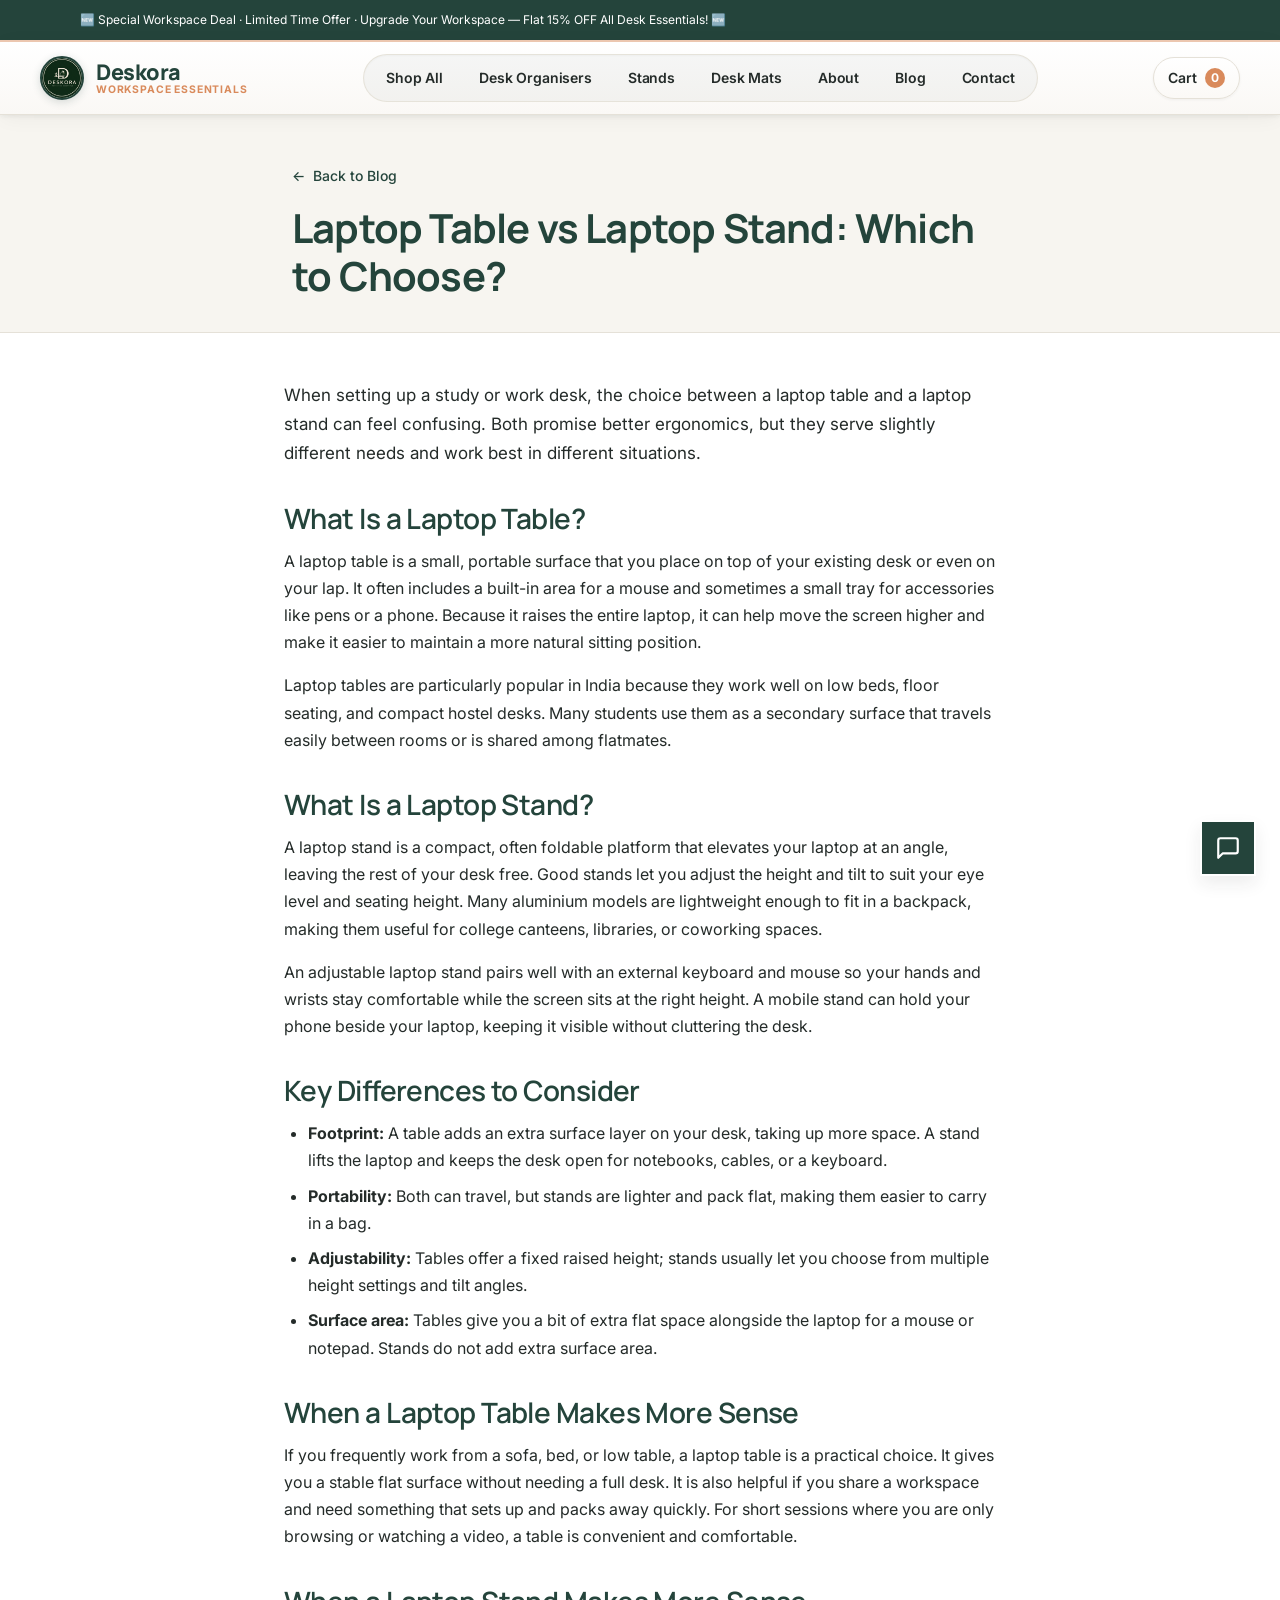
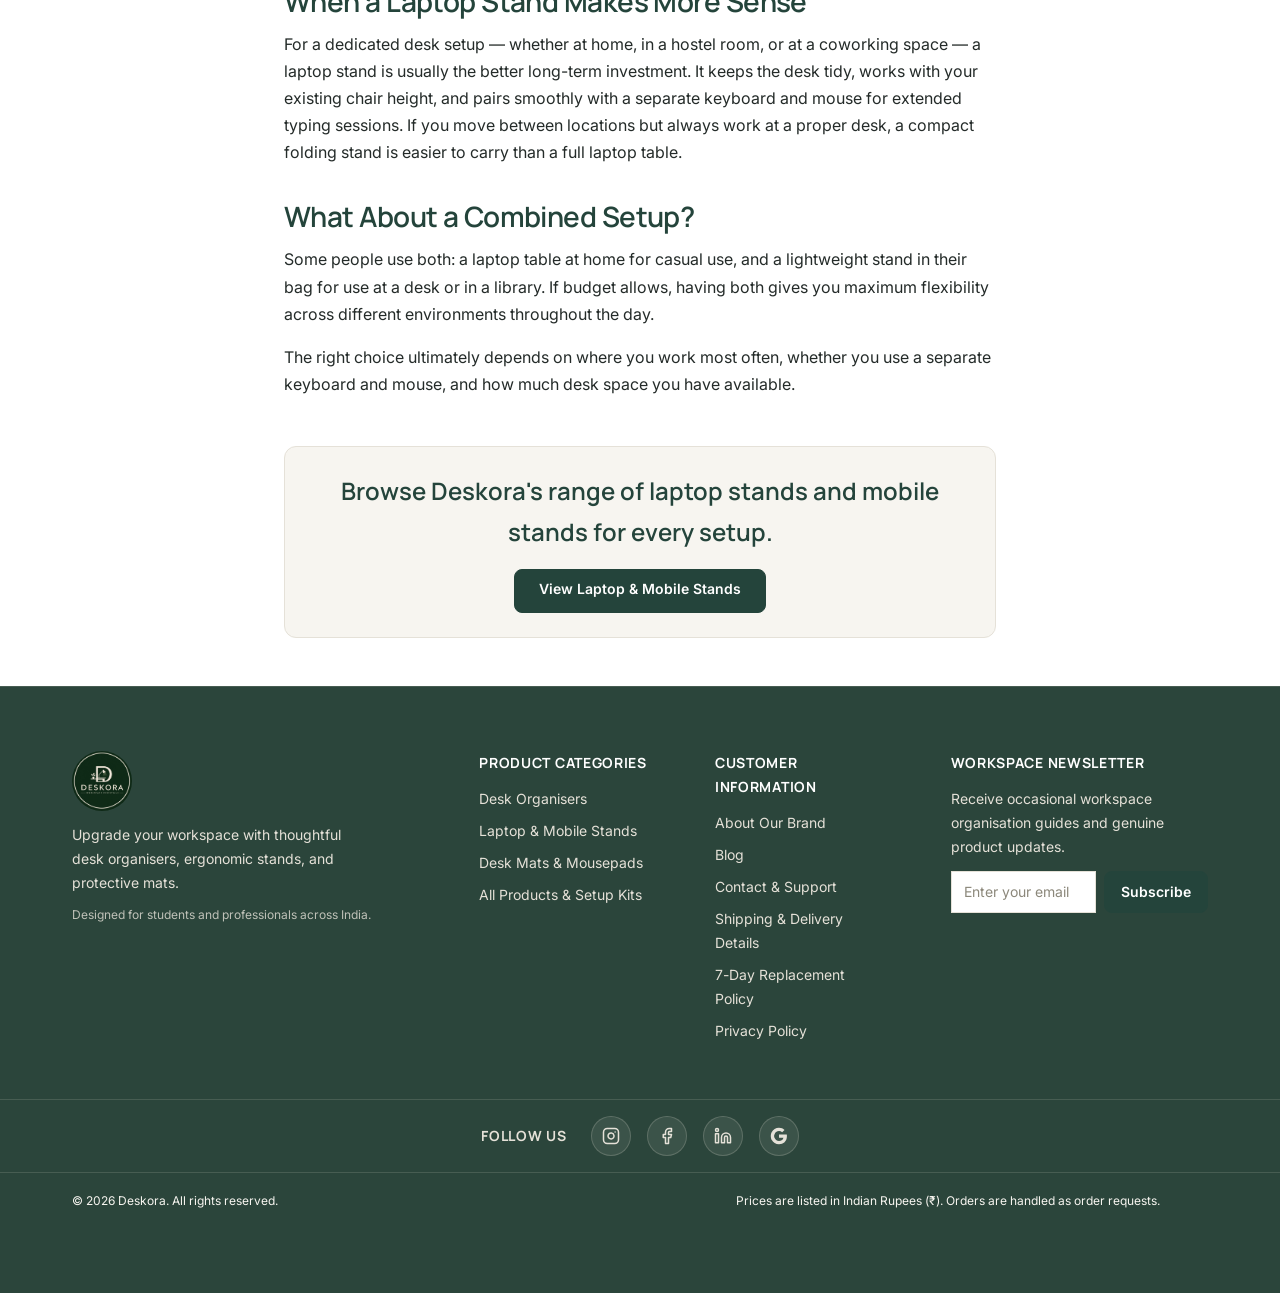
<file: laptop-table-vs-laptop-stand.html>
﻿<!DOCTYPE html>
<html lang="en">
<head>
  <!-- Google tag (gtag.js) -->
  <script async src="https://www.googletagmanager.com/gtag/js?id=G-N4H3FCHGR4"></script>
  <script>
    window.dataLayer = window.dataLayer || [];
    function gtag(){dataLayer.push(arguments);}
    gtag('js', new Date());
    gtag('config', 'G-N4H3FCHGR4');
  </script>
  <meta charset="UTF-8" />
  <meta name="viewport" content="width=device-width, initial-scale=1.0" />
  <title>Laptop Table vs Laptop Stand: Which to Choose?</title>
  <meta name="description" content="Explore the differences between a laptop table and a laptop stand. Find out which option fits your study space and budget best." />
  <link rel="icon" type="image/jpeg" href="assets/logo.jpg" />
  <link rel="stylesheet" href="style.css" />
</head>
<body>
  <!-- Header reused from other pages -->
  <header class="site-header">
    <div class="announcement-bar" role="banner" aria-label="Site announcement">
      <div class="announcement-track"><p class="announcement-text">&#127381; Special Workspace Deal &#8231; Limited Time Offer &#8231; Upgrade Your Workspace — Flat 15% OFF All Desk Essentials! &#127381;</p></div>
    </div>
    <div class="nav-wrapper"><div class="container header-inner">
      <a href="index.html" class="brand-logo" aria-label="Deskora Homepage"><img src="assets/logo.jpg" alt="Deskora Logo" class="brand-logo-img" width="44" height="44" /><span class="brand-text-wrap"><span class="brand-name">Deskora</span><span class="brand-sub">Workspace Essentials</span></span></a>
      <nav class="desktop-nav" aria-label="Desktop Primary Navigation"><ul class="nav-list">
        <li><a href="shop.html" class="nav-link">Shop All</a></li>
        <li><a href="desk-organisers.html" class="nav-link">Desk Organisers</a></li>
        <li><a href="laptop-and-mobile-stands.html" class="nav-link">Stands</a></li>
        <li><a href="desk-mats-and-mousepads.html" class="nav-link">Desk Mats</a></li>
        <li><a href="about-us.html" class="nav-link">About</a></li>
        <li><a href="blog.html" class="nav-link">Blog</a></li>
        <li><a href="contact.html" class="nav-link">Contact</a></li>
      </ul></nav>
      <div class="header-actions"><button type="button" class="cart-toggle-btn" id="cart-toggle-btn" aria-label="Open Shopping Cart" aria-expanded="false" aria-controls="cart-drawer">Cart<span class="cart-count-badge" id="cart-count-badge" aria-live="polite">0</span></button></div>
    </div></div>
  </header>

  <main id="main-content" class="article-page-main">
    <section class="page-header-section" aria-labelledby="article-title">
      <div class="container">
        <a href="blog.html" class="article-back-link">Back to Blog</a>
        <h1 id="article-title" class="page-title">Laptop Table vs Laptop Stand: Which to Choose?</h1>
      </div>
    </section>
    <section class="article-content" aria-label="Article content">
      <div class="article-container">
        <p class="article-intro">When setting up a study or work desk, the choice between a laptop table and a laptop stand can feel confusing. Both promise better ergonomics, but they serve slightly different needs and work best in different situations.</p>

        <h2>What Is a Laptop Table?</h2>
        <p>A laptop table is a small, portable surface that you place on top of your existing desk or even on your lap. It often includes a built-in area for a mouse and sometimes a small tray for accessories like pens or a phone. Because it raises the entire laptop, it can help move the screen higher and make it easier to maintain a more natural sitting position.</p>
        <p>Laptop tables are particularly popular in India because they work well on low beds, floor seating, and compact hostel desks. Many students use them as a secondary surface that travels easily between rooms or is shared among flatmates.</p>

        <h2>What Is a Laptop Stand?</h2>
        <p>A laptop stand is a compact, often foldable platform that elevates your laptop at an angle, leaving the rest of your desk free. Good stands let you adjust the height and tilt to suit your eye level and seating height. Many aluminium models are lightweight enough to fit in a backpack, making them useful for college canteens, libraries, or coworking spaces.</p>
        <p>An adjustable laptop stand pairs well with an external keyboard and mouse so your hands and wrists stay comfortable while the screen sits at the right height. A mobile stand can hold your phone beside your laptop, keeping it visible without cluttering the desk.</p>

        <h2>Key Differences to Consider</h2>
        <ul>
          <li><strong>Footprint:</strong> A table adds an extra surface layer on your desk, taking up more space. A stand lifts the laptop and keeps the desk open for notebooks, cables, or a keyboard.</li>
          <li><strong>Portability:</strong> Both can travel, but stands are lighter and pack flat, making them easier to carry in a bag.</li>
          <li><strong>Adjustability:</strong> Tables offer a fixed raised height; stands usually let you choose from multiple height settings and tilt angles.</li>
          <li><strong>Surface area:</strong> Tables give you a bit of extra flat space alongside the laptop for a mouse or notepad. Stands do not add extra surface area.</li>
        </ul>

        <h2>When a Laptop Table Makes More Sense</h2>
        <p>If you frequently work from a sofa, bed, or low table, a laptop table is a practical choice. It gives you a stable flat surface without needing a full desk. It is also helpful if you share a workspace and need something that sets up and packs away quickly. For short sessions where you are only browsing or watching a video, a table is convenient and comfortable.</p>

        <h2>When a Laptop Stand Makes More Sense</h2>
        <p>For a dedicated desk setup — whether at home, in a hostel room, or at a coworking space — a laptop stand is usually the better long-term investment. It keeps the desk tidy, works with your existing chair height, and pairs smoothly with a separate keyboard and mouse for extended typing sessions. If you move between locations but always work at a proper desk, a compact folding stand is easier to carry than a full laptop table.</p>

        <h2>What About a Combined Setup?</h2>
        <p>Some people use both: a laptop table at home for casual use, and a lightweight stand in their bag for use at a desk or in a library. If budget allows, having both gives you maximum flexibility across different environments throughout the day.</p>

        <p>The right choice ultimately depends on where you work most often, whether you use a separate keyboard and mouse, and how much desk space you have available.</p>

        <div class="article-cta-box">
          <p>Browse Deskora's range of laptop stands and mobile stands for every setup.</p>
          <a href="laptop-and-mobile-stands.html" class="btn btn-primary">View Laptop &amp; Mobile Stands</a>
        </div>
      </div>
    </section>
  </main>
  <footer class="site-footer">
    <div class="container footer-grid">
      
      <!-- Brand & Mission Column -->
      <div class="footer-col footer-brand-col">
        <a href="index.html" class="footer-brand-logo">
          <img src="assets/logo.jpg" alt="Deskora — Workspace Essentials" class="footer-brand-logo-img" width="80" height="80" />
        </a>
        <p class="footer-tagline">
          Upgrade your workspace with thoughtful desk organisers, ergonomic stands, and protective mats.
        </p>
        <p class="footer-note">
          Designed for students and professionals across India.
        </p>
      </div>

      <!-- Categories Column -->
      <div class="footer-col">
        <h4 class="footer-heading">Product Categories</h4>
        <ul class="footer-links">
          <li><a href="desk-organisers.html">Desk Organisers</a></li>
          <li><a href="laptop-and-mobile-stands.html">Laptop &amp; Mobile Stands</a></li>
          <li><a href="desk-mats-and-mousepads.html">Desk Mats &amp; Mousepads</a></li>
          <li><a href="shop.html">All Products &amp; Setup Kits</a></li>
        </ul>
      </div>

      <!-- Customer Care Column -->
      <div class="footer-col">
        <h4 class="footer-heading">Customer Information</h4>
        <ul class="footer-links">
          <li><a href="about-us.html">About Our Brand</a></li>
          <li><a href="blog.html">Blog</a></li>
          <li><a href="contact.html">Contact &amp; Support</a></li>
          <li><a href="shipping-delivery.html">Shipping &amp; Delivery Details</a></li>
          <li><a href="replacement-policy.html">7-Day Replacement Policy</a></li>
          <li><a href="privacy-policy.html">Privacy Policy</a></li>
        </ul>
      </div>

      <!-- Newsletter Column -->
      <div class="footer-col footer-newsletter-col">
        <h4 class="footer-heading">Workspace Newsletter</h4>
        <p class="footer-newsletter-text">
          Receive occasional workspace organisation guides and genuine product updates.
        </p>
        <form class="newsletter-form" id="newsletter-form" action="https://formspree.io/f/mrpqzarp" method="POST" novalidate>
          <div class="form-group">
            <label for="newsletter-email" class="visually-hidden">Email address</label>
            <div class="newsletter-input-group">
              <input type="email" id="newsletter-email" name="email" required placeholder="Enter your email" autocomplete="email" />
              <button type="submit" class="btn btn-primary newsletter-submit-btn" id="newsletter-submit-btn">Subscribe</button>
            </div>
            <span class="form-error-message" id="newsletter-error" aria-live="polite"></span>
          </div>
          <div class="form-feedback" id="newsletter-feedback" role="status" aria-live="polite"></div>
        </form>
      </div>

    </div>

    <!-- Follow Us Row -->
    <div class="footer-social-row">
      <div class="container footer-social-inner">
        <span class="footer-social-label">Follow us</span>
        <div class="footer-social-icons">
          <a href="https://www.instagram.com/deskora.india/" class="footer-social-link" target="_blank" rel="noopener" aria-label="Deskora on Instagram">
            <svg width="18" height="18" viewBox="0 0 24 24" fill="none" stroke="currentColor" stroke-width="2" stroke-linecap="round" stroke-linejoin="round" aria-hidden="true"><rect x="2" y="2" width="20" height="20" rx="5" ry="5"/><path d="M16 11.37A4 4 0 1 1 12.63 8 4 4 0 0 1 16 11.37z"/><line x1="17.5" y1="6.5" x2="17.51" y2="6.5"/></svg>
          </a>
          <a href="https://www.facebook.com/deskora.official/" class="footer-social-link" target="_blank" rel="noopener" aria-label="Deskora on Facebook">
            <svg width="18" height="18" viewBox="0 0 24 24" fill="none" stroke="currentColor" stroke-width="2" stroke-linecap="round" stroke-linejoin="round" aria-hidden="true"><path d="M18 2h-3a5 5 0 0 0-5 5v3H7v4h3v8h4v-8h3l1-4h-4V7a1 1 0 0 1 1-1h3z"/></svg>
          </a>
          <a href="https://www.linkedin.com/company/deskora-workspace/" class="footer-social-link" target="_blank" rel="noopener" aria-label="Deskora on LinkedIn">
            <svg width="18" height="18" viewBox="0 0 24 24" fill="none" stroke="currentColor" stroke-width="2" stroke-linecap="round" stroke-linejoin="round" aria-hidden="true"><path d="M16 8a6 6 0 0 1 6 6v7h-4v-7a2 2 0 0 0-2-2 2 2 0 0 0-2 2v7h-4v-7a6 6 0 0 1 6-6z"/><rect x="2" y="9" width="4" height="12"/><circle cx="4" cy="4" r="2"/></svg>
          </a>
          <a href="https://share.google/mTndYjYONSnc22Pq5" class="footer-social-link" target="_blank" rel="noopener" aria-label="Deskora on Google">
            <svg width="18" height="18" viewBox="0 0 24 24" fill="currentColor" aria-hidden="true"><path d="M22.56 12.25c0-.78-.07-1.53-.2-2.25H12v4.26h5.92c-.26 1.37-1.04 2.53-2.21 3.31v2.77h3.57c2.08-1.92 3.28-4.74 3.28-8.09z"/><path d="M12 23c2.97 0 5.46-.98 7.28-2.66l-3.57-2.77c-.98.66-2.23 1.06-3.71 1.06-2.86 0-5.29-1.93-6.16-4.53H2.18v2.84C3.99 20.53 7.7 23 12 23z"/><path d="M5.84 14.09c-.22-.66-.35-1.36-.35-2.09s.13-1.43.35-2.09V7.06H2.18C1.43 8.55 1 10.22 1 12s.43 3.45 1.18 4.94l2.85-2.22.81-.63z"/><path d="M12 5.38c1.62 0 3.06.56 4.21 1.64l3.15-3.15C17.45 2.09 14.97 1 12 1 7.7 1 3.99 3.47 2.18 7.06l3.66 2.84c.87-2.6 3.3-4.52 6.16-4.52z"/></svg>
          </a>
        </div>
      </div>
    </div>

    <!-- Bottom Copyright Bar -->
    <div class="footer-bottom">
      <div class="container footer-bottom-inner">
        <p>&copy; 2026 Deskora. All rights reserved.</p>
        <p class="footer-disclaimer">Prices are listed in Indian Rupees (₹). Orders are handled as order requests.</p>
      </div>
    </div>
  </footer>
  <script src="data.js"></script>
  <script src="script.js"></script>
</body>
</html>
</file>
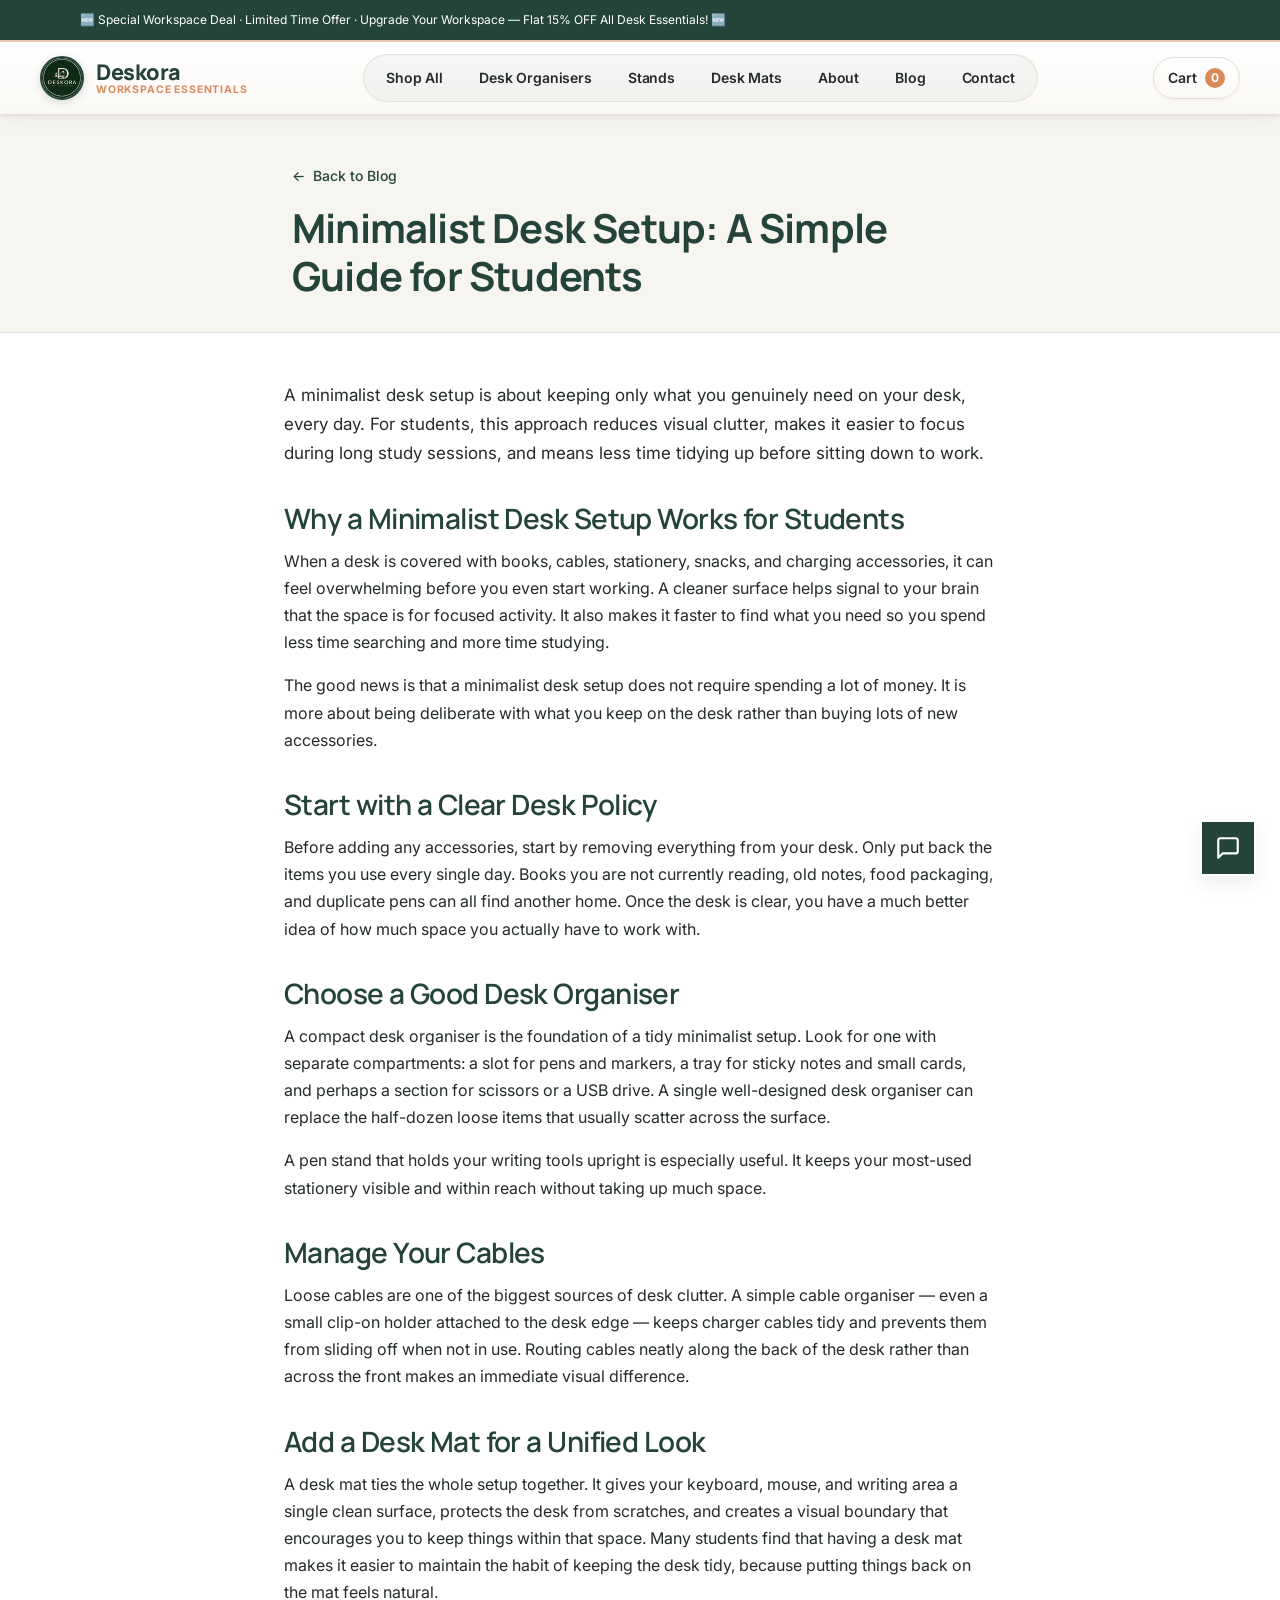
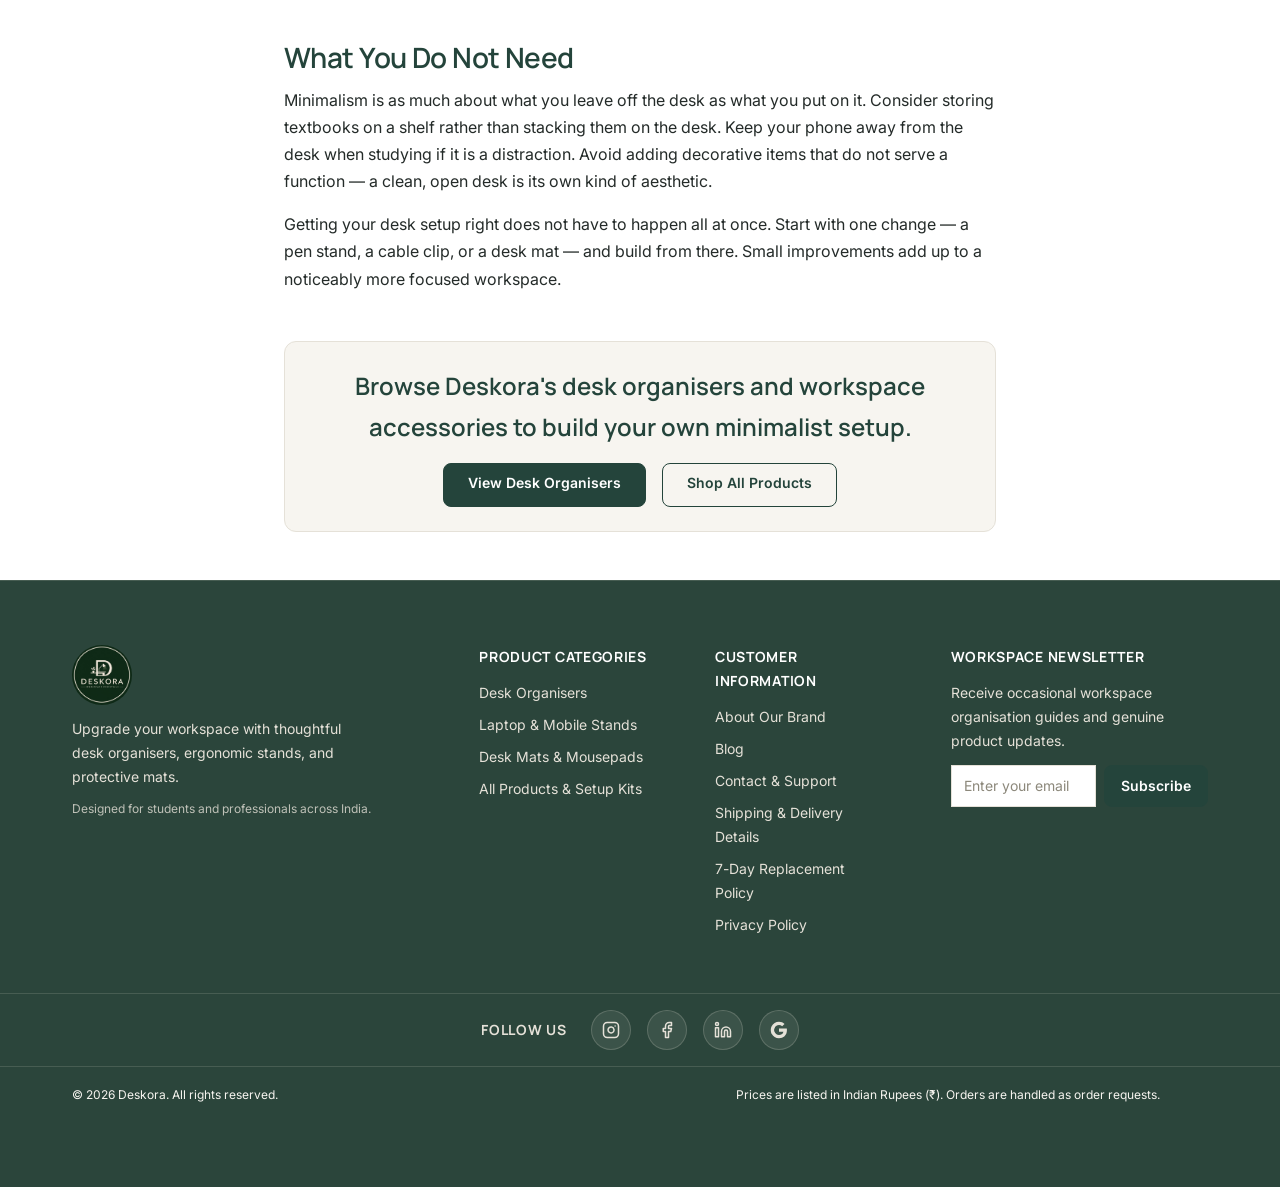
<file: minimalist-desk-setup-guide.html>
﻿<!DOCTYPE html>
<html lang="en">
<head>
  <!-- Google tag (gtag.js) -->
  <script async src="https://www.googletagmanager.com/gtag/js?id=G-N4H3FCHGR4"></script>
  <script>
    window.dataLayer = window.dataLayer || [];
    function gtag(){dataLayer.push(arguments);}
    gtag('js', new Date());
    gtag('config', 'G-N4H3FCHGR4');
  </script>
  <meta charset="UTF-8" />
  <meta name="viewport" content="width=device-width, initial-scale=1.0" />
  <title>Minimalist Desk Setup: A Simple Guide for Students</title>
  <meta name="description" content="Learn how to create a minimalist desk setup for students with essential organizers, pen stands, and accessories for a clean workspace." />
  <link rel="icon" type="image/jpeg" href="assets/logo.jpg" />
  <link rel="stylesheet" href="style.css" />
</head>
<body>
  <header class="site-header">
    <div class="announcement-bar" role="banner" aria-label="Site announcement">
      <div class="announcement-track"><p class="announcement-text">&#127381; Special Workspace Deal &#8231; Limited Time Offer &#8231; Upgrade Your Workspace — Flat 15% OFF All Desk Essentials! &#127381;</p></div>
    </div>
    <div class="nav-wrapper"><div class="container header-inner">
      <a href="index.html" class="brand-logo" aria-label="Deskora Homepage"><img src="assets/logo.jpg" alt="Deskora Logo" class="brand-logo-img" width="44" height="44" /><span class="brand-text-wrap"><span class="brand-name">Deskora</span><span class="brand-sub">Workspace Essentials</span></span></a>
      <nav class="desktop-nav" aria-label="Desktop Primary Navigation"><ul class="nav-list">
        <li><a href="shop.html" class="nav-link">Shop All</a></li>
        <li><a href="desk-organisers.html" class="nav-link">Desk Organisers</a></li>
        <li><a href="laptop-and-mobile-stands.html" class="nav-link">Stands</a></li>
        <li><a href="desk-mats-and-mousepads.html" class="nav-link">Desk Mats</a></li>
        <li><a href="about-us.html" class="nav-link">About</a></li>
        <li><a href="blog.html" class="nav-link">Blog</a></li>
        <li><a href="contact.html" class="nav-link">Contact</a></li>
      </ul></nav>
      <div class="header-actions"><button type="button" class="cart-toggle-btn" id="cart-toggle-btn" aria-label="Open Shopping Cart" aria-expanded="false" aria-controls="cart-drawer">Cart<span class="cart-count-badge" id="cart-count-badge" aria-live="polite">0</span></button></div>
    </div></div>
  </header>
  <main id="main-content" class="article-page-main">
    <section class="page-header-section" aria-labelledby="article-title">
      <div class="container">
        <a href="blog.html" class="article-back-link">Back to Blog</a>
        <h1 id="article-title" class="page-title">Minimalist Desk Setup: A Simple Guide for Students</h1>
      </div>
    </section>
    <section class="article-content" aria-label="Article content">
      <div class="article-container">
        <p class="article-intro">A minimalist desk setup is about keeping only what you genuinely need on your desk, every day. For students, this approach reduces visual clutter, makes it easier to focus during long study sessions, and means less time tidying up before sitting down to work.</p>

        <h2>Why a Minimalist Desk Setup Works for Students</h2>
        <p>When a desk is covered with books, cables, stationery, snacks, and charging accessories, it can feel overwhelming before you even start working. A cleaner surface helps signal to your brain that the space is for focused activity. It also makes it faster to find what you need so you spend less time searching and more time studying.</p>
        <p>The good news is that a minimalist desk setup does not require spending a lot of money. It is more about being deliberate with what you keep on the desk rather than buying lots of new accessories.</p>

        <h2>Start with a Clear Desk Policy</h2>
        <p>Before adding any accessories, start by removing everything from your desk. Only put back the items you use every single day. Books you are not currently reading, old notes, food packaging, and duplicate pens can all find another home. Once the desk is clear, you have a much better idea of how much space you actually have to work with.</p>

        <h2>Choose a Good Desk Organiser</h2>
        <p>A compact desk organiser is the foundation of a tidy minimalist setup. Look for one with separate compartments: a slot for pens and markers, a tray for sticky notes and small cards, and perhaps a section for scissors or a USB drive. A single well-designed desk organiser can replace the half-dozen loose items that usually scatter across the surface.</p>
        <p>A pen stand that holds your writing tools upright is especially useful. It keeps your most-used stationery visible and within reach without taking up much space.</p>

        <h2>Manage Your Cables</h2>
        <p>Loose cables are one of the biggest sources of desk clutter. A simple cable organiser — even a small clip-on holder attached to the desk edge — keeps charger cables tidy and prevents them from sliding off when not in use. Routing cables neatly along the back of the desk rather than across the front makes an immediate visual difference.</p>

        <h2>Add a Desk Mat for a Unified Look</h2>
        <p>A desk mat ties the whole setup together. It gives your keyboard, mouse, and writing area a single clean surface, protects the desk from scratches, and creates a visual boundary that encourages you to keep things within that space. Many students find that having a desk mat makes it easier to maintain the habit of keeping the desk tidy, because putting things back on the mat feels natural.</p>

        <h2>What You Do Not Need</h2>
        <p>Minimalism is as much about what you leave off the desk as what you put on it. Consider storing textbooks on a shelf rather than stacking them on the desk. Keep your phone away from the desk when studying if it is a distraction. Avoid adding decorative items that do not serve a function — a clean, open desk is its own kind of aesthetic.</p>

        <p>Getting your desk setup right does not have to happen all at once. Start with one change — a pen stand, a cable clip, or a desk mat — and build from there. Small improvements add up to a noticeably more focused workspace.</p>

        <div class="article-cta-box">
          <p>Browse Deskora's desk organisers and workspace accessories to build your own minimalist setup.</p>
          <a href="desk-organisers.html" class="btn btn-primary" style="margin-right: var(--spacing-3);">View Desk Organisers</a>
          <a href="shop.html" class="btn btn-secondary">Shop All Products</a>
        </div>
      </div>
    </section>
  </main>
  <footer class="site-footer">
    <div class="container footer-grid">
      
      <!-- Brand & Mission Column -->
      <div class="footer-col footer-brand-col">
        <a href="index.html" class="footer-brand-logo">
          <img src="assets/logo.jpg" alt="Deskora — Workspace Essentials" class="footer-brand-logo-img" width="80" height="80" />
        </a>
        <p class="footer-tagline">
          Upgrade your workspace with thoughtful desk organisers, ergonomic stands, and protective mats.
        </p>
        <p class="footer-note">
          Designed for students and professionals across India.
        </p>
      </div>

      <!-- Categories Column -->
      <div class="footer-col">
        <h4 class="footer-heading">Product Categories</h4>
        <ul class="footer-links">
          <li><a href="desk-organisers.html">Desk Organisers</a></li>
          <li><a href="laptop-and-mobile-stands.html">Laptop &amp; Mobile Stands</a></li>
          <li><a href="desk-mats-and-mousepads.html">Desk Mats &amp; Mousepads</a></li>
          <li><a href="shop.html">All Products &amp; Setup Kits</a></li>
        </ul>
      </div>

      <!-- Customer Care Column -->
      <div class="footer-col">
        <h4 class="footer-heading">Customer Information</h4>
        <ul class="footer-links">
          <li><a href="about-us.html">About Our Brand</a></li>
          <li><a href="blog.html">Blog</a></li>
          <li><a href="contact.html">Contact &amp; Support</a></li>
          <li><a href="shipping-delivery.html">Shipping &amp; Delivery Details</a></li>
          <li><a href="replacement-policy.html">7-Day Replacement Policy</a></li>
          <li><a href="privacy-policy.html">Privacy Policy</a></li>
        </ul>
      </div>

      <!-- Newsletter Column -->
      <div class="footer-col footer-newsletter-col">
        <h4 class="footer-heading">Workspace Newsletter</h4>
        <p class="footer-newsletter-text">
          Receive occasional workspace organisation guides and genuine product updates.
        </p>
        <form class="newsletter-form" id="newsletter-form" action="https://formspree.io/f/mrpqzarp" method="POST" novalidate>
          <div class="form-group">
            <label for="newsletter-email" class="visually-hidden">Email address</label>
            <div class="newsletter-input-group">
              <input type="email" id="newsletter-email" name="email" required placeholder="Enter your email" autocomplete="email" />
              <button type="submit" class="btn btn-primary newsletter-submit-btn" id="newsletter-submit-btn">Subscribe</button>
            </div>
            <span class="form-error-message" id="newsletter-error" aria-live="polite"></span>
          </div>
          <div class="form-feedback" id="newsletter-feedback" role="status" aria-live="polite"></div>
        </form>
      </div>

    </div>

    <!-- Follow Us Row -->
    <div class="footer-social-row">
      <div class="container footer-social-inner">
        <span class="footer-social-label">Follow us</span>
        <div class="footer-social-icons">
          <a href="https://www.instagram.com/deskora.india/" class="footer-social-link" target="_blank" rel="noopener" aria-label="Deskora on Instagram">
            <svg width="18" height="18" viewBox="0 0 24 24" fill="none" stroke="currentColor" stroke-width="2" stroke-linecap="round" stroke-linejoin="round" aria-hidden="true"><rect x="2" y="2" width="20" height="20" rx="5" ry="5"/><path d="M16 11.37A4 4 0 1 1 12.63 8 4 4 0 0 1 16 11.37z"/><line x1="17.5" y1="6.5" x2="17.51" y2="6.5"/></svg>
          </a>
          <a href="https://www.facebook.com/deskora.official/" class="footer-social-link" target="_blank" rel="noopener" aria-label="Deskora on Facebook">
            <svg width="18" height="18" viewBox="0 0 24 24" fill="none" stroke="currentColor" stroke-width="2" stroke-linecap="round" stroke-linejoin="round" aria-hidden="true"><path d="M18 2h-3a5 5 0 0 0-5 5v3H7v4h3v8h4v-8h3l1-4h-4V7a1 1 0 0 1 1-1h3z"/></svg>
          </a>
          <a href="https://www.linkedin.com/company/deskora-workspace/" class="footer-social-link" target="_blank" rel="noopener" aria-label="Deskora on LinkedIn">
            <svg width="18" height="18" viewBox="0 0 24 24" fill="none" stroke="currentColor" stroke-width="2" stroke-linecap="round" stroke-linejoin="round" aria-hidden="true"><path d="M16 8a6 6 0 0 1 6 6v7h-4v-7a2 2 0 0 0-2-2 2 2 0 0 0-2 2v7h-4v-7a6 6 0 0 1 6-6z"/><rect x="2" y="9" width="4" height="12"/><circle cx="4" cy="4" r="2"/></svg>
          </a>
          <a href="https://share.google/mTndYjYONSnc22Pq5" class="footer-social-link" target="_blank" rel="noopener" aria-label="Deskora on Google">
            <svg width="18" height="18" viewBox="0 0 24 24" fill="currentColor" aria-hidden="true"><path d="M22.56 12.25c0-.78-.07-1.53-.2-2.25H12v4.26h5.92c-.26 1.37-1.04 2.53-2.21 3.31v2.77h3.57c2.08-1.92 3.28-4.74 3.28-8.09z"/><path d="M12 23c2.97 0 5.46-.98 7.28-2.66l-3.57-2.77c-.98.66-2.23 1.06-3.71 1.06-2.86 0-5.29-1.93-6.16-4.53H2.18v2.84C3.99 20.53 7.7 23 12 23z"/><path d="M5.84 14.09c-.22-.66-.35-1.36-.35-2.09s.13-1.43.35-2.09V7.06H2.18C1.43 8.55 1 10.22 1 12s.43 3.45 1.18 4.94l2.85-2.22.81-.63z"/><path d="M12 5.38c1.62 0 3.06.56 4.21 1.64l3.15-3.15C17.45 2.09 14.97 1 12 1 7.7 1 3.99 3.47 2.18 7.06l3.66 2.84c.87-2.6 3.3-4.52 6.16-4.52z"/></svg>
          </a>
        </div>
      </div>
    </div>

    <!-- Bottom Copyright Bar -->
    <div class="footer-bottom">
      <div class="container footer-bottom-inner">
        <p>&copy; 2026 Deskora. All rights reserved.</p>
        <p class="footer-disclaimer">Prices are listed in Indian Rupees (₹). Orders are handled as order requests.</p>
      </div>
    </div>
  </footer>
  <script src="data.js"></script>
  <script src="script.js"></script>
</body>
</html>
</file>
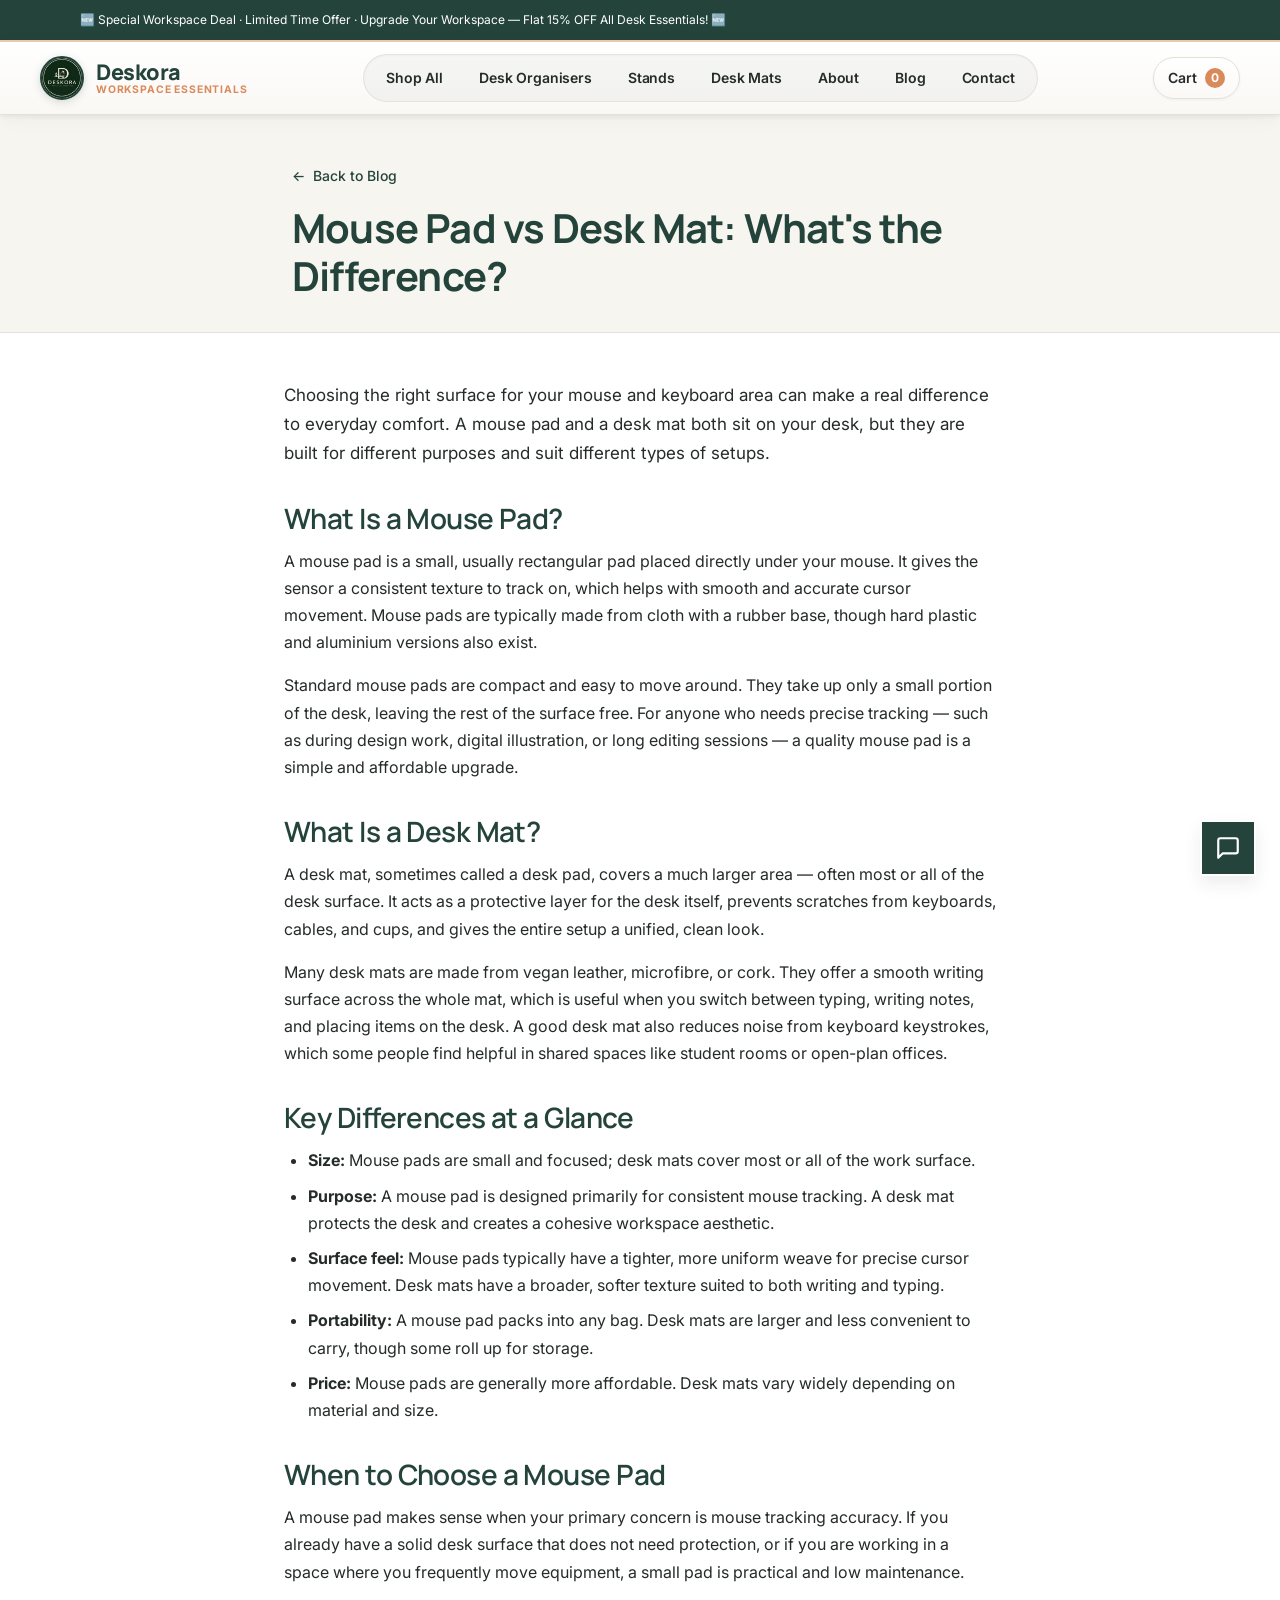
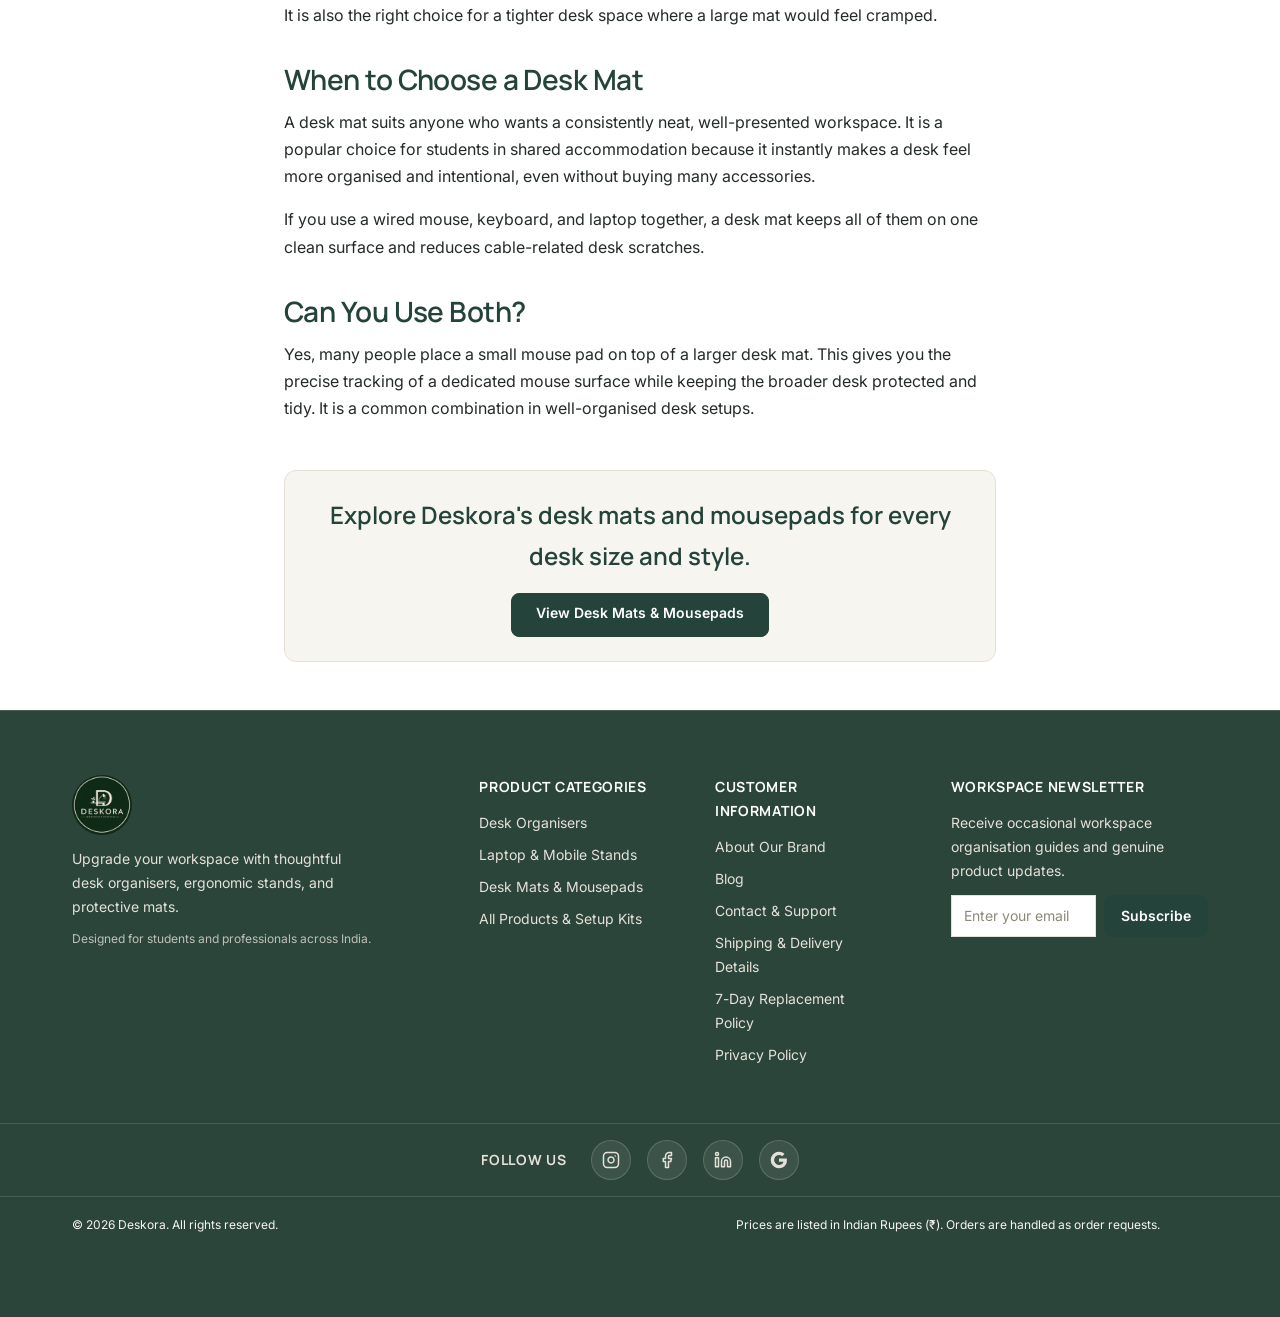
<file: mouse-pad-vs-desk-mat.html>
﻿<!DOCTYPE html>
<html lang="en">
<head>
  <!-- Google tag (gtag.js) -->
  <script async src="https://www.googletagmanager.com/gtag/js?id=G-N4H3FCHGR4"></script>
  <script>
    window.dataLayer = window.dataLayer || [];
    function gtag(){dataLayer.push(arguments);}
    gtag('js', new Date());
    gtag('config', 'G-N4H3FCHGR4');
  </script>
  <meta charset="UTF-8" />
  <meta name="viewport" content="width=device-width, initial-scale=1.0" />
  <title>Mouse Pad vs Desk Mat: What's the Difference?</title>
  <meta name="description" content="Learn the differences between mouse pads and desk mats, and decide which surface best suits your workspace and workflow." />
  <link rel="icon" type="image/jpeg" href="assets/logo.jpg" />
  <link rel="stylesheet" href="style.css" />
</head>
<body>
  <header class="site-header">
    <div class="announcement-bar" role="banner" aria-label="Site announcement"><div class="announcement-track"><p class="announcement-text">&#127381; Special Workspace Deal &#8231; Limited Time Offer &#8231; Upgrade Your Workspace — Flat 15% OFF All Desk Essentials! &#127381;</p></div></div>
    <div class="nav-wrapper"><div class="container header-inner">
      <a href="index.html" class="brand-logo" aria-label="Deskora Homepage"><img src="assets/logo.jpg" alt="Deskora Logo" class="brand-logo-img" width="44" height="44" /><span class="brand-text-wrap"><span class="brand-name">Deskora</span><span class="brand-sub">Workspace Essentials</span></span></a>
      <nav class="desktop-nav" aria-label="Desktop Primary Navigation"><ul class="nav-list">
        <li><a href="shop.html" class="nav-link">Shop All</a></li>
        <li><a href="desk-organisers.html" class="nav-link">Desk Organisers</a></li>
        <li><a href="laptop-and-mobile-stands.html" class="nav-link">Stands</a></li>
        <li><a href="desk-mats-and-mousepads.html" class="nav-link">Desk Mats</a></li>
        <li><a href="about-us.html" class="nav-link">About</a></li>
        <li><a href="blog.html" class="nav-link">Blog</a></li>
        <li><a href="contact.html" class="nav-link">Contact</a></li>
      </ul></nav>
      <div class="header-actions"><button type="button" class="cart-toggle-btn" id="cart-toggle-btn" aria-label="Open Shopping Cart" aria-expanded="false" aria-controls="cart-drawer">Cart<span class="cart-count-badge" id="cart-count-badge" aria-live="polite">0</span></button></div>
    </div></div>
  </header>
  <main id="main-content" class="article-page-main">
    <section class="page-header-section" aria-labelledby="article-title">
      <div class="container">
        <a href="blog.html" class="article-back-link">Back to Blog</a>
        <h1 id="article-title" class="page-title">Mouse Pad vs Desk Mat: What's the Difference?</h1>
      </div>
    </section>
    <section class="article-content" aria-label="Article content">
      <div class="article-container">
        <p class="article-intro">Choosing the right surface for your mouse and keyboard area can make a real difference to everyday comfort. A mouse pad and a desk mat both sit on your desk, but they are built for different purposes and suit different types of setups.</p>

        <h2>What Is a Mouse Pad?</h2>
        <p>A mouse pad is a small, usually rectangular pad placed directly under your mouse. It gives the sensor a consistent texture to track on, which helps with smooth and accurate cursor movement. Mouse pads are typically made from cloth with a rubber base, though hard plastic and aluminium versions also exist.</p>
        <p>Standard mouse pads are compact and easy to move around. They take up only a small portion of the desk, leaving the rest of the surface free. For anyone who needs precise tracking — such as during design work, digital illustration, or long editing sessions — a quality mouse pad is a simple and affordable upgrade.</p>

        <h2>What Is a Desk Mat?</h2>
        <p>A desk mat, sometimes called a desk pad, covers a much larger area — often most or all of the desk surface. It acts as a protective layer for the desk itself, prevents scratches from keyboards, cables, and cups, and gives the entire setup a unified, clean look.</p>
        <p>Many desk mats are made from vegan leather, microfibre, or cork. They offer a smooth writing surface across the whole mat, which is useful when you switch between typing, writing notes, and placing items on the desk. A good desk mat also reduces noise from keyboard keystrokes, which some people find helpful in shared spaces like student rooms or open-plan offices.</p>

        <h2>Key Differences at a Glance</h2>
        <ul>
          <li><strong>Size:</strong> Mouse pads are small and focused; desk mats cover most or all of the work surface.</li>
          <li><strong>Purpose:</strong> A mouse pad is designed primarily for consistent mouse tracking. A desk mat protects the desk and creates a cohesive workspace aesthetic.</li>
          <li><strong>Surface feel:</strong> Mouse pads typically have a tighter, more uniform weave for precise cursor movement. Desk mats have a broader, softer texture suited to both writing and typing.</li>
          <li><strong>Portability:</strong> A mouse pad packs into any bag. Desk mats are larger and less convenient to carry, though some roll up for storage.</li>
          <li><strong>Price:</strong> Mouse pads are generally more affordable. Desk mats vary widely depending on material and size.</li>
        </ul>

        <h2>When to Choose a Mouse Pad</h2>
        <p>A mouse pad makes sense when your primary concern is mouse tracking accuracy. If you already have a solid desk surface that does not need protection, or if you are working in a space where you frequently move equipment, a small pad is practical and low maintenance.</p>
        <p>It is also the right choice for a tighter desk space where a large mat would feel cramped.</p>

        <h2>When to Choose a Desk Mat</h2>
        <p>A desk mat suits anyone who wants a consistently neat, well-presented workspace. It is a popular choice for students in shared accommodation because it instantly makes a desk feel more organised and intentional, even without buying many accessories.</p>
        <p>If you use a wired mouse, keyboard, and laptop together, a desk mat keeps all of them on one clean surface and reduces cable-related desk scratches.</p>

        <h2>Can You Use Both?</h2>
        <p>Yes, many people place a small mouse pad on top of a larger desk mat. This gives you the precise tracking of a dedicated mouse surface while keeping the broader desk protected and tidy. It is a common combination in well-organised desk setups.</p>

        <div class="article-cta-box">
          <p>Explore Deskora's desk mats and mousepads for every desk size and style.</p>
          <a href="desk-mats-and-mousepads.html" class="btn btn-primary">View Desk Mats &amp; Mousepads</a>
        </div>
      </div>
    </section>
  </main>
  <footer class="site-footer">
    <div class="container footer-grid">
      
      <!-- Brand & Mission Column -->
      <div class="footer-col footer-brand-col">
        <a href="index.html" class="footer-brand-logo">
          <img src="assets/logo.jpg" alt="Deskora — Workspace Essentials" class="footer-brand-logo-img" width="80" height="80" />
        </a>
        <p class="footer-tagline">
          Upgrade your workspace with thoughtful desk organisers, ergonomic stands, and protective mats.
        </p>
        <p class="footer-note">
          Designed for students and professionals across India.
        </p>
      </div>

      <!-- Categories Column -->
      <div class="footer-col">
        <h4 class="footer-heading">Product Categories</h4>
        <ul class="footer-links">
          <li><a href="desk-organisers.html">Desk Organisers</a></li>
          <li><a href="laptop-and-mobile-stands.html">Laptop &amp; Mobile Stands</a></li>
          <li><a href="desk-mats-and-mousepads.html">Desk Mats &amp; Mousepads</a></li>
          <li><a href="shop.html">All Products &amp; Setup Kits</a></li>
        </ul>
      </div>

      <!-- Customer Care Column -->
      <div class="footer-col">
        <h4 class="footer-heading">Customer Information</h4>
        <ul class="footer-links">
          <li><a href="about-us.html">About Our Brand</a></li>
          <li><a href="blog.html">Blog</a></li>
          <li><a href="contact.html">Contact &amp; Support</a></li>
          <li><a href="shipping-delivery.html">Shipping &amp; Delivery Details</a></li>
          <li><a href="replacement-policy.html">7-Day Replacement Policy</a></li>
          <li><a href="privacy-policy.html">Privacy Policy</a></li>
        </ul>
      </div>

      <!-- Newsletter Column -->
      <div class="footer-col footer-newsletter-col">
        <h4 class="footer-heading">Workspace Newsletter</h4>
        <p class="footer-newsletter-text">
          Receive occasional workspace organisation guides and genuine product updates.
        </p>
        <form class="newsletter-form" id="newsletter-form" action="https://formspree.io/f/mrpqzarp" method="POST" novalidate>
          <div class="form-group">
            <label for="newsletter-email" class="visually-hidden">Email address</label>
            <div class="newsletter-input-group">
              <input type="email" id="newsletter-email" name="email" required placeholder="Enter your email" autocomplete="email" />
              <button type="submit" class="btn btn-primary newsletter-submit-btn" id="newsletter-submit-btn">Subscribe</button>
            </div>
            <span class="form-error-message" id="newsletter-error" aria-live="polite"></span>
          </div>
          <div class="form-feedback" id="newsletter-feedback" role="status" aria-live="polite"></div>
        </form>
      </div>

    </div>

    <!-- Follow Us Row -->
    <div class="footer-social-row">
      <div class="container footer-social-inner">
        <span class="footer-social-label">Follow us</span>
        <div class="footer-social-icons">
          <a href="https://www.instagram.com/deskora.india/" class="footer-social-link" target="_blank" rel="noopener" aria-label="Deskora on Instagram">
            <svg width="18" height="18" viewBox="0 0 24 24" fill="none" stroke="currentColor" stroke-width="2" stroke-linecap="round" stroke-linejoin="round" aria-hidden="true"><rect x="2" y="2" width="20" height="20" rx="5" ry="5"/><path d="M16 11.37A4 4 0 1 1 12.63 8 4 4 0 0 1 16 11.37z"/><line x1="17.5" y1="6.5" x2="17.51" y2="6.5"/></svg>
          </a>
          <a href="https://www.facebook.com/deskora.official/" class="footer-social-link" target="_blank" rel="noopener" aria-label="Deskora on Facebook">
            <svg width="18" height="18" viewBox="0 0 24 24" fill="none" stroke="currentColor" stroke-width="2" stroke-linecap="round" stroke-linejoin="round" aria-hidden="true"><path d="M18 2h-3a5 5 0 0 0-5 5v3H7v4h3v8h4v-8h3l1-4h-4V7a1 1 0 0 1 1-1h3z"/></svg>
          </a>
          <a href="https://www.linkedin.com/company/deskora-workspace/" class="footer-social-link" target="_blank" rel="noopener" aria-label="Deskora on LinkedIn">
            <svg width="18" height="18" viewBox="0 0 24 24" fill="none" stroke="currentColor" stroke-width="2" stroke-linecap="round" stroke-linejoin="round" aria-hidden="true"><path d="M16 8a6 6 0 0 1 6 6v7h-4v-7a2 2 0 0 0-2-2 2 2 0 0 0-2 2v7h-4v-7a6 6 0 0 1 6-6z"/><rect x="2" y="9" width="4" height="12"/><circle cx="4" cy="4" r="2"/></svg>
          </a>
          <a href="https://share.google/mTndYjYONSnc22Pq5" class="footer-social-link" target="_blank" rel="noopener" aria-label="Deskora on Google">
            <svg width="18" height="18" viewBox="0 0 24 24" fill="currentColor" aria-hidden="true"><path d="M22.56 12.25c0-.78-.07-1.53-.2-2.25H12v4.26h5.92c-.26 1.37-1.04 2.53-2.21 3.31v2.77h3.57c2.08-1.92 3.28-4.74 3.28-8.09z"/><path d="M12 23c2.97 0 5.46-.98 7.28-2.66l-3.57-2.77c-.98.66-2.23 1.06-3.71 1.06-2.86 0-5.29-1.93-6.16-4.53H2.18v2.84C3.99 20.53 7.7 23 12 23z"/><path d="M5.84 14.09c-.22-.66-.35-1.36-.35-2.09s.13-1.43.35-2.09V7.06H2.18C1.43 8.55 1 10.22 1 12s.43 3.45 1.18 4.94l2.85-2.22.81-.63z"/><path d="M12 5.38c1.62 0 3.06.56 4.21 1.64l3.15-3.15C17.45 2.09 14.97 1 12 1 7.7 1 3.99 3.47 2.18 7.06l3.66 2.84c.87-2.6 3.3-4.52 6.16-4.52z"/></svg>
          </a>
        </div>
      </div>
    </div>

    <!-- Bottom Copyright Bar -->
    <div class="footer-bottom">
      <div class="container footer-bottom-inner">
        <p>&copy; 2026 Deskora. All rights reserved.</p>
        <p class="footer-disclaimer">Prices are listed in Indian Rupees (₹). Orders are handled as order requests.</p>
      </div>
    </div>
  </footer>
  <script src="data.js"></script>
  <script src="script.js"></script>
</body>
</html>
</file>
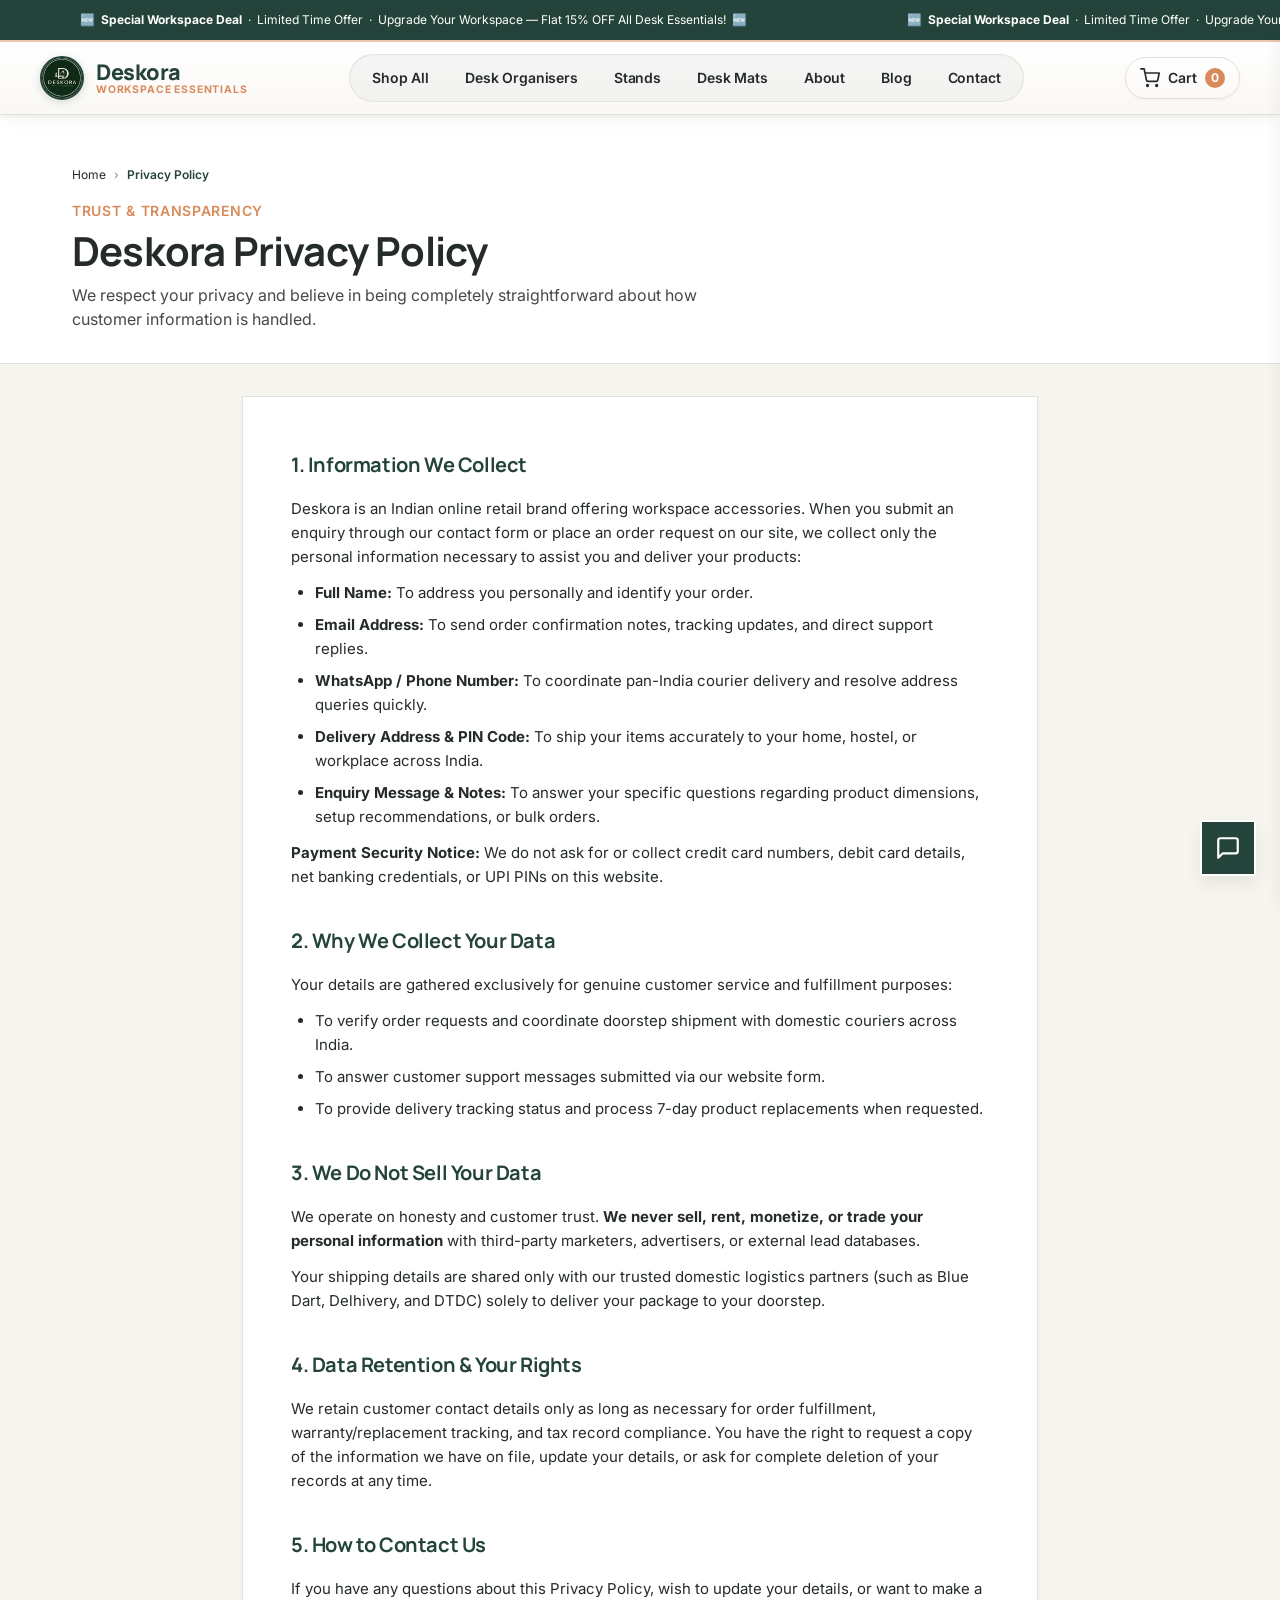
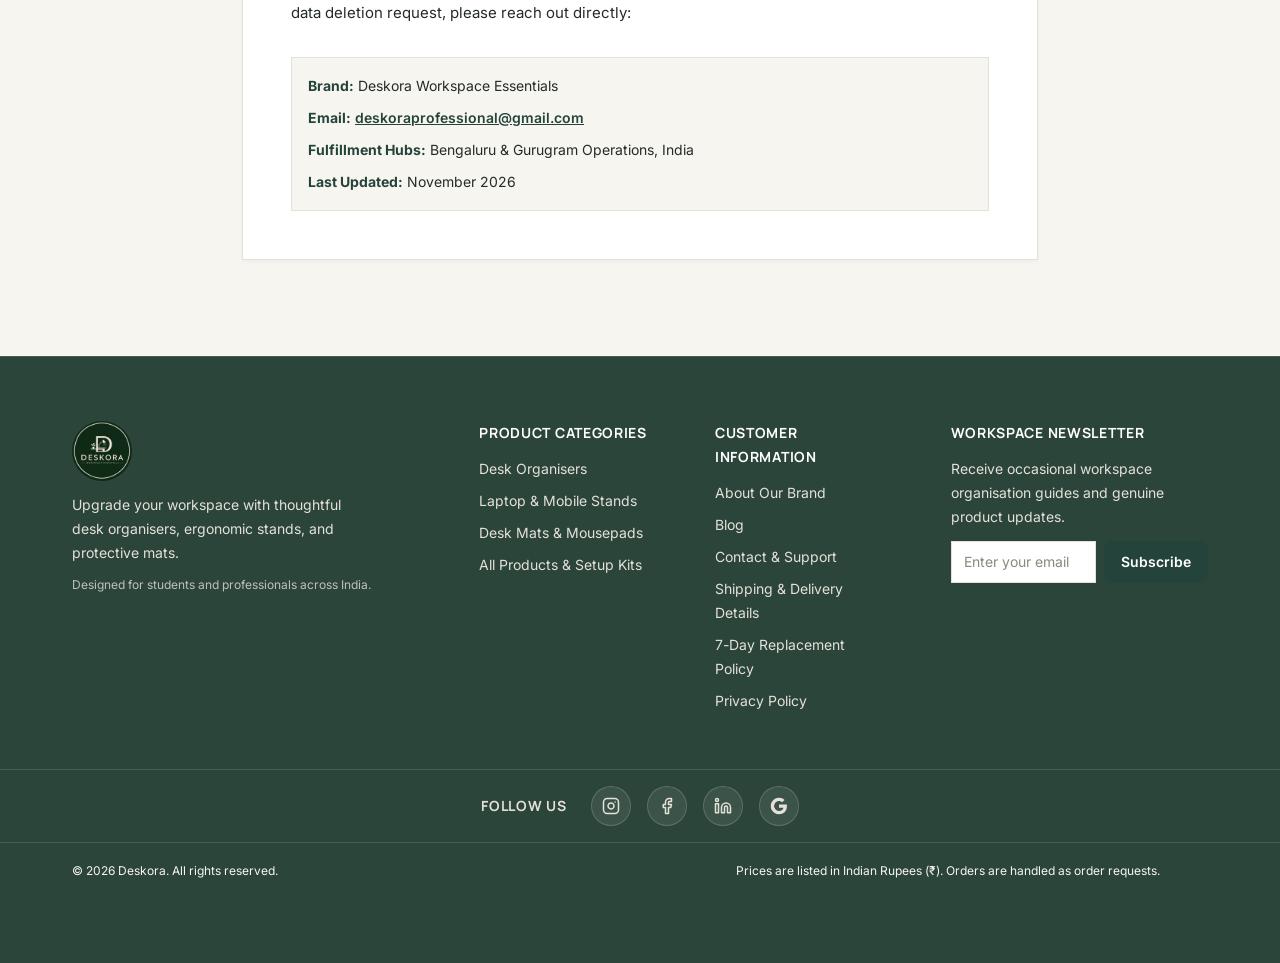
<file: privacy-policy.html>
﻿<!DOCTYPE html>
<html lang="en">
<head>
  <!-- Google tag (gtag.js) -->
  <script async src="https://www.googletagmanager.com/gtag/js?id=G-N4H3FCHGR4"></script>
  <script>
    window.dataLayer = window.dataLayer || [];
    function gtag(){dataLayer.push(arguments);}
    gtag('js', new Date());
    gtag('config', 'G-N4H3FCHGR4');
  </script>
  <meta charset="UTF-8" />
  <meta name="viewport" content="width=device-width, initial-scale=1.0" />
  <title>Privacy Policy | Deskora India</title>
  <meta name="description" content="Read Deskora's privacy policy. Learn what data we collect through our forms, why we collect it, and our commitment to protecting customer data." />
  <meta name="robots" content="index, follow" />
  <meta name="theme-color" content="#24443B" />

  <!-- Preconnect to Google Fonts -->
  <link rel="preconnect" href="https://fonts.googleapis.com" />
  <link rel="preconnect" href="https://fonts.gstatic.com" crossorigin />

  <!-- Single Shared Stylesheet -->
  <link rel="icon" type="image/jpeg" href="assets/logo.jpg" />
  <link rel="stylesheet" href="style.css" />
</head>
<body>

  <!-- =========================================================================
       1. REUSABLE HEADER & NAVIGATION
       ========================================================================= -->
  <header class="site-header">
    <!-- Announcement Bar - continuous ticker -->
    <div class="announcement-bar" role="banner" aria-label="Site announcement">
      <div class="announcement-track">
        <p class="announcement-text">&#127381;&nbsp;&nbsp;<strong>Special Workspace Deal</strong>&nbsp;&nbsp;&#8231;&nbsp;&nbsp;Limited Time Offer&nbsp;&nbsp;&#8231;&nbsp;&nbsp;Upgrade Your Workspace &mdash; Flat 15% OFF All Desk Essentials!&nbsp;&nbsp;&#127381;</p>
        <p class="announcement-text" aria-hidden="true">&#127381;&nbsp;&nbsp;<strong>Special Workspace Deal</strong>&nbsp;&nbsp;&#8231;&nbsp;&nbsp;Limited Time Offer&nbsp;&nbsp;&#8231;&nbsp;&nbsp;Upgrade Your Workspace &mdash; Flat 15% OFF All Desk Essentials!&nbsp;&nbsp;&#127381;</p>
      </div>
    </div>

    <!-- Main Navigation Bar -->
    <div class="nav-wrapper">
      <div class="container header-inner">
        
        <!-- Brand Logo -->
        <a href="index.html" class="brand-logo" aria-label="Deskora Homepage">
          <img src="assets/logo.jpg" alt="Deskora Logo" class="brand-logo-img" width="44" height="44" />
          <span class="brand-text-wrap">
            <span class="brand-name">Deskora</span>
            <span class="brand-sub">Workspace Essentials</span>
          </span>
        </a>

        <!-- Desktop Navigation Menu -->
        <nav class="desktop-nav" aria-label="Desktop Primary Navigation">
          <ul class="nav-list">
            <li><a href="shop.html" class="nav-link">Shop All</a></li>
            <li><a href="desk-organisers.html" class="nav-link">Desk Organisers</a></li>
            <li><a href="laptop-and-mobile-stands.html" class="nav-link">Stands</a></li>
            <li><a href="desk-mats-and-mousepads.html" class="nav-link">Desk Mats</a></li>
            <li><a href="about-us.html" class="nav-link">About</a></li>
            <li><a href="blog.html" class="nav-link">Blog</a></li>
            <li><a href="contact.html" class="nav-link">Contact</a></li>
          </ul>
        </nav>

        <!-- Header Actions: Cart Button & Mobile Menu Toggle -->
        <div class="header-actions">
          <!-- Cart Toggle Button with Counter Badge -->
          <button 
            type="button" 
            class="cart-toggle-btn" 
            id="cart-toggle-btn" 
            aria-label="Open Shopping Cart" 
            aria-expanded="false" 
            aria-controls="cart-drawer">
            <svg class="cart-icon" width="20" height="20" viewBox="0 0 24 24" fill="none" stroke="currentColor" stroke-width="2" stroke-linecap="round" stroke-linejoin="round" aria-hidden="true">
              <circle cx="9" cy="21" r="1"></circle>
              <circle cx="20" cy="21" r="1"></circle>
              <path d="M1 1h4l2.68 13.39a2 2 0 0 0 2 1.61h9.72a2 2 0 0 0 2-1.61L23 6H6"></path>
            </svg>
            <span class="cart-btn-label">Cart</span>
            <span class="cart-count-badge" id="cart-count-badge" aria-live="polite">0</span>
          </button>
          
          <!-- Mobile Menu Button (Hamburger) -->
          <button 
            type="button" 
            class="mobile-menu-btn" 
            id="mobile-menu-btn" 
            aria-label="Toggle navigation menu" 
            aria-expanded="false" 
            aria-controls="mobile-nav">
            <span class="menu-icon-bar" aria-hidden="true"></span>
            <span class="menu-icon-bar" aria-hidden="true"></span>
            <span class="menu-icon-bar" aria-hidden="true"></span>
          </button>
        </div>

      </div>
    </div>

    <!-- Mobile Navigation Drawer -->
    <nav class="mobile-nav" id="mobile-nav" aria-label="Mobile Navigation">
      <ul class="mobile-nav-list">
        <li><a href="index.html" class="mobile-nav-link">Home</a></li>
        <li><a href="shop.html" class="mobile-nav-link">Shop All Products</a></li>
        <li><a href="desk-organisers.html" class="mobile-nav-link">Desk Organisers</a></li>
        <li><a href="laptop-and-mobile-stands.html" class="mobile-nav-link">Laptop &amp; Mobile Stands</a></li>
        <li><a href="desk-mats-and-mousepads.html" class="mobile-nav-link">Desk Mats &amp; Mousepads</a></li>
        <li><a href="about-us.html" class="mobile-nav-link">About Deskora</a></li>
        <li><a href="contact.html" class="mobile-nav-link">Contact &amp; Support</a></li>
      </ul>
      <div class="mobile-nav-footer">
        <a href="shop.html" class="btn btn-primary">Browse All Products</a>
      </div>
    </nav>
  </header>

  <!-- =========================================================================
       CART DRAWER (SLIDE-OUT PANEL)
       ========================================================================= -->
  <div class="cart-backdrop" id="cart-backdrop" aria-hidden="true"></div>
  <aside class="cart-drawer" id="cart-drawer" role="dialog" aria-modal="true" aria-labelledby="cart-drawer-title" aria-hidden="true">
    <div class="cart-drawer-header">
      <div id="cart-drawer-title" class="cart-drawer-title">Your Cart</div>
      <button type="button" class="cart-close-btn" id="cart-close-btn" aria-label="Close cart">&times;</button>
    </div>
    <div class="cart-drawer-body" id="cart-items-container">
      <p class="cart-empty-message">Your cart is currently empty. Explore our desk essentials to get started.</p>
    </div>
    <div class="cart-drawer-footer">
      <div class="cart-subtotal-row">
        <span>Subtotal:</span>
        <span class="cart-subtotal-price" id="cart-subtotal-price">₹0</span>
      </div>
      <p class="cart-tax-notice">Standard pan-India delivery. Taxes calculated at checkout.</p>
      <button type="button" class="btn btn-primary cart-checkout-btn" id="cart-checkout-btn">Proceed to Checkout</button>
      <div class="checkout-status-notice" id="checkout-status-notice" role="status" aria-live="polite"></div>
    </div>
  </aside>

  <!-- =========================================================================
       2. MAIN CONTENT: PRIVACY POLICY
       ========================================================================= -->
  <main id="main-content" class="policy-page-main">

    <!-- Breadcrumb & Page Header -->
    <section class="page-header-section" aria-labelledby="privacy-page-title">
      <div class="container">
        <nav class="breadcrumb-nav" aria-label="Breadcrumb">
          <ol class="breadcrumb-list">
            <li><a href="index.html">Home</a></li>
            <li aria-hidden="true">&rsaquo;</li>
            <li aria-current="page">Privacy Policy</li>
          </ol>
        </nav>
        <p class="section-tagline">Trust &amp; Transparency</p>
        <h1 id="privacy-page-title" class="page-title">Deskora Privacy Policy</h1>
        <p class="page-intro-text">
          We respect your privacy and believe in being completely straightforward about how customer information is handled.
        </p>
      </div>
    </section>

    <!-- Policy Content Section -->
    <section class="policy-content-section" aria-label="Privacy Policy Details">
      <div class="container policy-container">
        <article class="policy-card">

          <div class="policy-block">
            <h2 class="policy-block-title">1. Information We Collect</h2>
            <p class="policy-text">
              Deskora is an Indian online retail brand offering workspace accessories. When you submit an enquiry through our contact form or place an order request on our site, we collect only the personal information necessary to assist you and deliver your products:
            </p>
            <ul class="policy-list">
              <li><strong>Full Name:</strong> To address you personally and identify your order.</li>
              <li><strong>Email Address:</strong> To send order confirmation notes, tracking updates, and direct support replies.</li>
              <li><strong>WhatsApp / Phone Number:</strong> To coordinate pan-India courier delivery and resolve address queries quickly.</li>
              <li><strong>Delivery Address &amp; PIN Code:</strong> To ship your items accurately to your home, hostel, or workplace across India.</li>
              <li><strong>Enquiry Message &amp; Notes:</strong> To answer your specific questions regarding product dimensions, setup recommendations, or bulk orders.</li>
            </ul>
            <p class="policy-text">
              <strong>Payment Security Notice:</strong> We do not ask for or collect credit card numbers, debit card details, net banking credentials, or UPI PINs on this website.
            </p>
          </div>

          <div class="policy-block">
            <h2 class="policy-block-title">2. Why We Collect Your Data</h2>
            <p class="policy-text">
              Your details are gathered exclusively for genuine customer service and fulfillment purposes:
            </p>
            <ul class="policy-list">
              <li>To verify order requests and coordinate doorstep shipment with domestic couriers across India.</li>
              <li>To answer customer support messages submitted via our website form.</li>
              <li>To provide delivery tracking status and process 7-day product replacements when requested.</li>
            </ul>
          </div>

          <div class="policy-block">
            <h2 class="policy-block-title">3. We Do Not Sell Your Data</h2>
            <p class="policy-text">
              We operate on honesty and customer trust. <strong>We never sell, rent, monetize, or trade your personal information</strong> with third-party marketers, advertisers, or external lead databases.
            </p>
            <p class="policy-text">
              Your shipping details are shared only with our trusted domestic logistics partners (such as Blue Dart, Delhivery, and DTDC) solely to deliver your package to your doorstep.
            </p>
          </div>

          <div class="policy-block">
            <h2 class="policy-block-title">4. Data Retention &amp; Your Rights</h2>
            <p class="policy-text">
              We retain customer contact details only as long as necessary for order fulfillment, warranty/replacement tracking, and tax record compliance. You have the right to request a copy of the information we have on file, update your details, or ask for complete deletion of your records at any time.
            </p>
          </div>

          <div class="policy-block">
            <h2 class="policy-block-title">5. How to Contact Us</h2>
            <p class="policy-text">
              If you have any questions about this Privacy Policy, wish to update your details, or want to make a data deletion request, please reach out directly:
            </p>
            <div class="policy-meta-box">
              <p class="policy-meta-item"><strong>Brand:</strong> Deskora Workspace Essentials</p>
              <p class="policy-meta-item"><strong>Email:</strong> <a href="mailto:deskoraprofessional@gmail.com" class="policy-contact-link">deskoraprofessional@gmail.com</a></p>
              <p class="policy-meta-item"><strong>Fulfillment Hubs:</strong> Bengaluru &amp; Gurugram Operations, India</p>
              <p class="policy-meta-item"><strong>Last Updated:</strong> November 2026</p>
            </div>
          </div>

        </article>
      </div>
    </section>

  </main>

  <!-- =========================================================================
       3. REUSABLE FOOTER
       ========================================================================= -->
  <footer class="site-footer">
    <div class="container footer-grid">
      
      <!-- Brand & Mission Column -->
      <div class="footer-col footer-brand-col">
        <a href="index.html" class="footer-brand-logo">
          <img src="assets/logo.jpg" alt="Deskora — Workspace Essentials" class="footer-brand-logo-img" width="80" height="80" />
        </a>
        <p class="footer-tagline">
          Upgrade your workspace with thoughtful desk organisers, ergonomic stands, and protective mats.
        </p>
        <p class="footer-note">
          Designed for students and professionals across India.
        </p>
      </div>

      <!-- Categories Column -->
      <div class="footer-col">
        <h4 class="footer-heading">Product Categories</h4>
        <ul class="footer-links">
          <li><a href="desk-organisers.html">Desk Organisers</a></li>
          <li><a href="laptop-and-mobile-stands.html">Laptop &amp; Mobile Stands</a></li>
          <li><a href="desk-mats-and-mousepads.html">Desk Mats &amp; Mousepads</a></li>
          <li><a href="shop.html">All Products &amp; Setup Kits</a></li>
        </ul>
      </div>

      <!-- Customer Care Column -->
      <div class="footer-col">
        <h4 class="footer-heading">Customer Information</h4>
        <ul class="footer-links">
          <li><a href="about-us.html">About Our Brand</a></li>
          <li><a href="blog.html">Blog</a></li>
          <li><a href="contact.html">Contact &amp; Support</a></li>
          <li><a href="shipping-delivery.html">Shipping &amp; Delivery Details</a></li>
          <li><a href="replacement-policy.html">7-Day Replacement Policy</a></li>
          <li><a href="privacy-policy.html">Privacy Policy</a></li>
        </ul>
      </div>

      <!-- Newsletter Column -->
      <div class="footer-col footer-newsletter-col">
        <h4 class="footer-heading">Workspace Newsletter</h4>
        <p class="footer-newsletter-text">
          Receive occasional workspace organisation guides and genuine product updates.
        </p>
        <form class="newsletter-form" id="newsletter-form" action="https://formspree.io/f/mrpqzarp" method="POST" novalidate>
          <div class="form-group">
            <label for="newsletter-email" class="visually-hidden">Email address</label>
            <div class="newsletter-input-group">
              <input type="email" id="newsletter-email" name="email" required placeholder="Enter your email" autocomplete="email" />
              <button type="submit" class="btn btn-primary newsletter-submit-btn" id="newsletter-submit-btn">Subscribe</button>
            </div>
            <span class="form-error-message" id="newsletter-error" aria-live="polite"></span>
          </div>
          <div class="form-feedback" id="newsletter-feedback" role="status" aria-live="polite"></div>
        </form>
      </div>

    </div>

    <!-- Follow Us Row -->
    <div class="footer-social-row">
      <div class="container footer-social-inner">
        <span class="footer-social-label">Follow us</span>
        <div class="footer-social-icons">
          <a href="https://www.instagram.com/deskora.india/" class="footer-social-link" target="_blank" rel="noopener" aria-label="Deskora on Instagram">
            <svg width="18" height="18" viewBox="0 0 24 24" fill="none" stroke="currentColor" stroke-width="2" stroke-linecap="round" stroke-linejoin="round" aria-hidden="true"><rect x="2" y="2" width="20" height="20" rx="5" ry="5"/><path d="M16 11.37A4 4 0 1 1 12.63 8 4 4 0 0 1 16 11.37z"/><line x1="17.5" y1="6.5" x2="17.51" y2="6.5"/></svg>
          </a>
          <a href="https://www.facebook.com/deskora.official/" class="footer-social-link" target="_blank" rel="noopener" aria-label="Deskora on Facebook">
            <svg width="18" height="18" viewBox="0 0 24 24" fill="none" stroke="currentColor" stroke-width="2" stroke-linecap="round" stroke-linejoin="round" aria-hidden="true"><path d="M18 2h-3a5 5 0 0 0-5 5v3H7v4h3v8h4v-8h3l1-4h-4V7a1 1 0 0 1 1-1h3z"/></svg>
          </a>
          <a href="https://www.linkedin.com/company/deskora-workspace/" class="footer-social-link" target="_blank" rel="noopener" aria-label="Deskora on LinkedIn">
            <svg width="18" height="18" viewBox="0 0 24 24" fill="none" stroke="currentColor" stroke-width="2" stroke-linecap="round" stroke-linejoin="round" aria-hidden="true"><path d="M16 8a6 6 0 0 1 6 6v7h-4v-7a2 2 0 0 0-2-2 2 2 0 0 0-2 2v7h-4v-7a6 6 0 0 1 6-6z"/><rect x="2" y="9" width="4" height="12"/><circle cx="4" cy="4" r="2"/></svg>
          </a>
          <a href="https://share.google/mTndYjYONSnc22Pq5" class="footer-social-link" target="_blank" rel="noopener" aria-label="Deskora on Google">
            <svg width="18" height="18" viewBox="0 0 24 24" fill="currentColor" aria-hidden="true"><path d="M22.56 12.25c0-.78-.07-1.53-.2-2.25H12v4.26h5.92c-.26 1.37-1.04 2.53-2.21 3.31v2.77h3.57c2.08-1.92 3.28-4.74 3.28-8.09z"/><path d="M12 23c2.97 0 5.46-.98 7.28-2.66l-3.57-2.77c-.98.66-2.23 1.06-3.71 1.06-2.86 0-5.29-1.93-6.16-4.53H2.18v2.84C3.99 20.53 7.7 23 12 23z"/><path d="M5.84 14.09c-.22-.66-.35-1.36-.35-2.09s.13-1.43.35-2.09V7.06H2.18C1.43 8.55 1 10.22 1 12s.43 3.45 1.18 4.94l2.85-2.22.81-.63z"/><path d="M12 5.38c1.62 0 3.06.56 4.21 1.64l3.15-3.15C17.45 2.09 14.97 1 12 1 7.7 1 3.99 3.47 2.18 7.06l3.66 2.84c.87-2.6 3.3-4.52 6.16-4.52z"/></svg>
          </a>
        </div>
      </div>
    </div>

    <!-- Bottom Copyright Bar -->
    <div class="footer-bottom">
      <div class="container footer-bottom-inner">
        <p>&copy; 2026 Deskora. All rights reserved.</p>
        <p class="footer-disclaimer">Prices are listed in Indian Rupees (₹). Orders are handled as order requests.</p>
      </div>
    </div>
  </footer>

  <!-- =========================================================================
       4. EXTERNAL JAVASCRIPT
       ========================================================================= -->
  <script src="data.js"></script>
  <script src="script.js"></script>
</body>
</html>
</file>
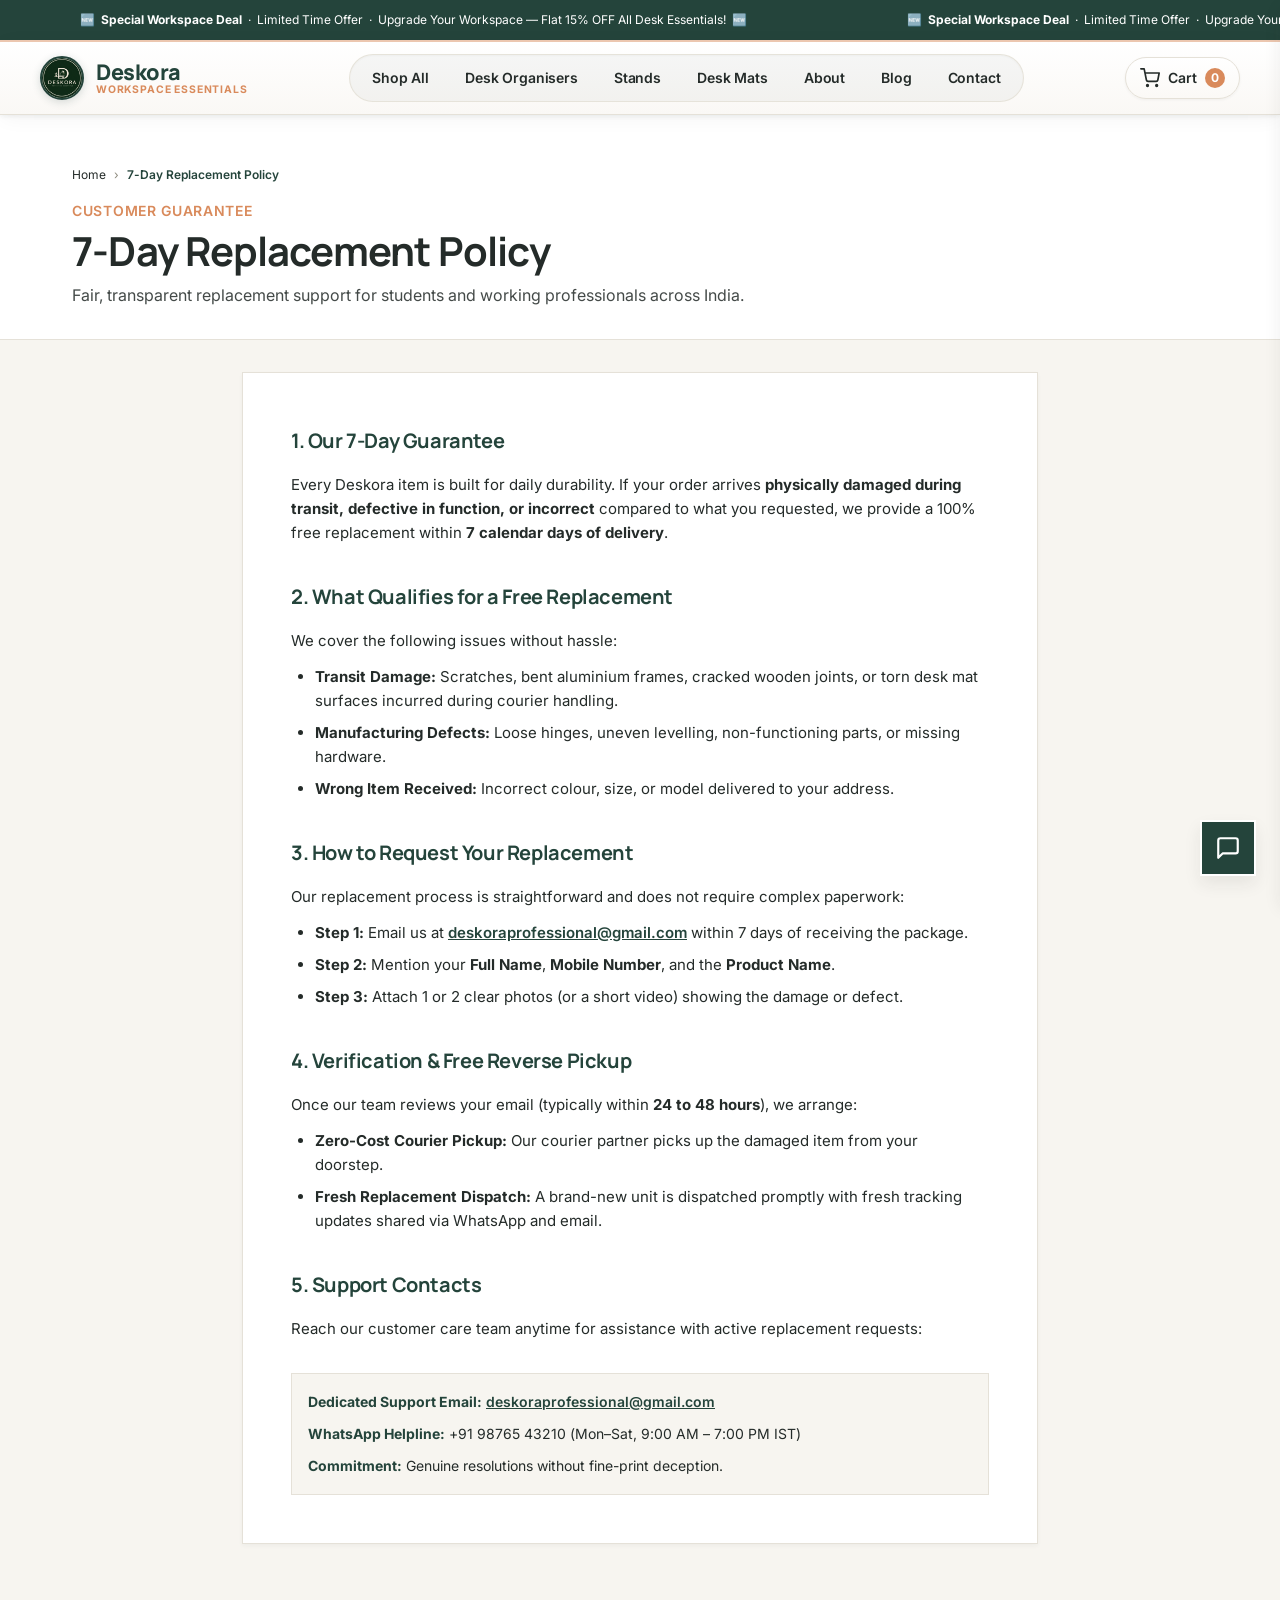
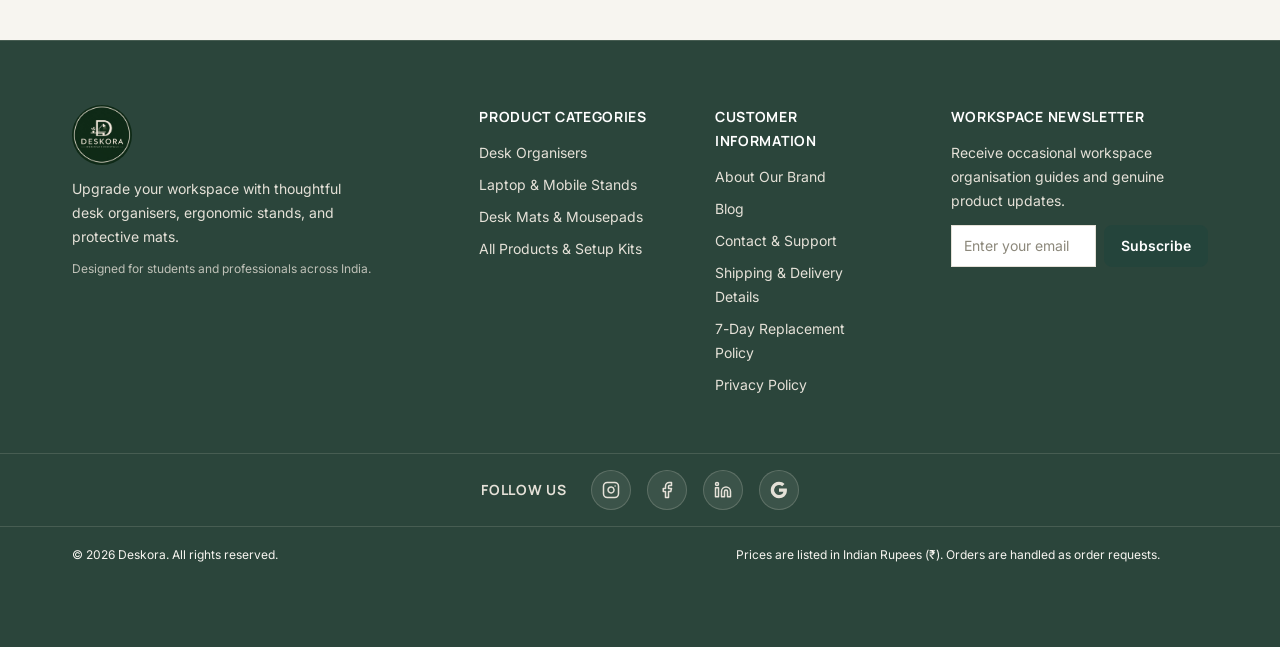
<file: replacement-policy.html>
﻿<!DOCTYPE html>
<html lang="en">
<head>
  <!-- Google tag (gtag.js) -->
  <script async src="https://www.googletagmanager.com/gtag/js?id=G-N4H3FCHGR4"></script>
  <script>
    window.dataLayer = window.dataLayer || [];
    function gtag(){dataLayer.push(arguments);}
    gtag('js', new Date());
    gtag('config', 'G-N4H3FCHGR4');
  </script>
  <meta charset="UTF-8" />
  <meta name="viewport" content="width=device-width, initial-scale=1.0" />
  <title>7-Day Replacement Policy | Deskora India</title>
  <meta name="description" content="Deskora's simple 7-day replacement policy. Hassle-free replacements for defective, transit-damaged, or incorrect desk accessories." />
  <meta name="robots" content="index, follow" />
  <meta name="theme-color" content="#24443B" />

  <!-- Preconnect to Google Fonts -->
  <link rel="preconnect" href="https://fonts.googleapis.com" />
  <link rel="preconnect" href="https://fonts.gstatic.com" crossorigin />

  <!-- Single Shared Stylesheet -->
  <link rel="icon" type="image/jpeg" href="assets/logo.jpg" />
  <link rel="stylesheet" href="style.css" />
</head>
<body>

  <!-- =========================================================================
       1. REUSABLE HEADER & NAVIGATION
       ========================================================================= -->
  <header class="site-header">
    <!-- Announcement Bar - continuous ticker -->
    <div class="announcement-bar" role="banner" aria-label="Site announcement">
      <div class="announcement-track">
        <p class="announcement-text">&#127381;&nbsp;&nbsp;<strong>Special Workspace Deal</strong>&nbsp;&nbsp;&#8231;&nbsp;&nbsp;Limited Time Offer&nbsp;&nbsp;&#8231;&nbsp;&nbsp;Upgrade Your Workspace &mdash; Flat 15% OFF All Desk Essentials!&nbsp;&nbsp;&#127381;</p>
        <p class="announcement-text" aria-hidden="true">&#127381;&nbsp;&nbsp;<strong>Special Workspace Deal</strong>&nbsp;&nbsp;&#8231;&nbsp;&nbsp;Limited Time Offer&nbsp;&nbsp;&#8231;&nbsp;&nbsp;Upgrade Your Workspace &mdash; Flat 15% OFF All Desk Essentials!&nbsp;&nbsp;&#127381;</p>
      </div>
    </div>

    <!-- Main Navigation Bar -->
    <div class="nav-wrapper">
      <div class="container header-inner">
        
        <!-- Brand Logo -->
        <a href="index.html" class="brand-logo" aria-label="Deskora Homepage">
          <img src="assets/logo.jpg" alt="Deskora Logo" class="brand-logo-img" width="44" height="44" />
          <span class="brand-text-wrap">
            <span class="brand-name">Deskora</span>
            <span class="brand-sub">Workspace Essentials</span>
          </span>
        </a>

        <!-- Desktop Navigation Menu -->
        <nav class="desktop-nav" aria-label="Desktop Primary Navigation">
          <ul class="nav-list">
            <li><a href="shop.html" class="nav-link">Shop All</a></li>
            <li><a href="desk-organisers.html" class="nav-link">Desk Organisers</a></li>
            <li><a href="laptop-and-mobile-stands.html" class="nav-link">Stands</a></li>
            <li><a href="desk-mats-and-mousepads.html" class="nav-link">Desk Mats</a></li>
            <li><a href="about-us.html" class="nav-link">About</a></li>
            <li><a href="blog.html" class="nav-link">Blog</a></li>
            <li><a href="contact.html" class="nav-link">Contact</a></li>
          </ul>
        </nav>

        <!-- Header Actions: Cart Button & Mobile Menu Toggle -->
        <div class="header-actions">
          <!-- Cart Toggle Button with Counter Badge -->
          <button 
            type="button" 
            class="cart-toggle-btn" 
            id="cart-toggle-btn" 
            aria-label="Open Shopping Cart" 
            aria-expanded="false" 
            aria-controls="cart-drawer">
            <svg class="cart-icon" width="20" height="20" viewBox="0 0 24 24" fill="none" stroke="currentColor" stroke-width="2" stroke-linecap="round" stroke-linejoin="round" aria-hidden="true">
              <circle cx="9" cy="21" r="1"></circle>
              <circle cx="20" cy="21" r="1"></circle>
              <path d="M1 1h4l2.68 13.39a2 2 0 0 0 2 1.61h9.72a2 2 0 0 0 2-1.61L23 6H6"></path>
            </svg>
            <span class="cart-btn-label">Cart</span>
            <span class="cart-count-badge" id="cart-count-badge" aria-live="polite">0</span>
          </button>
          
          <!-- Mobile Menu Button (Hamburger) -->
          <button 
            type="button" 
            class="mobile-menu-btn" 
            id="mobile-menu-btn" 
            aria-label="Toggle navigation menu" 
            aria-expanded="false" 
            aria-controls="mobile-nav">
            <span class="menu-icon-bar" aria-hidden="true"></span>
            <span class="menu-icon-bar" aria-hidden="true"></span>
            <span class="menu-icon-bar" aria-hidden="true"></span>
          </button>
        </div>

      </div>
    </div>

    <!-- Mobile Navigation Drawer -->
    <nav class="mobile-nav" id="mobile-nav" aria-label="Mobile Navigation">
      <ul class="mobile-nav-list">
        <li><a href="index.html" class="mobile-nav-link">Home</a></li>
        <li><a href="shop.html" class="mobile-nav-link">Shop All Products</a></li>
        <li><a href="desk-organisers.html" class="mobile-nav-link">Desk Organisers</a></li>
        <li><a href="laptop-and-mobile-stands.html" class="mobile-nav-link">Laptop &amp; Mobile Stands</a></li>
        <li><a href="desk-mats-and-mousepads.html" class="mobile-nav-link">Desk Mats &amp; Mousepads</a></li>
        <li><a href="about-us.html" class="mobile-nav-link">About Deskora</a></li>
        <li><a href="contact.html" class="mobile-nav-link">Contact &amp; Support</a></li>
      </ul>
      <div class="mobile-nav-footer">
        <a href="shop.html" class="btn btn-primary">Browse All Products</a>
      </div>
    </nav>
  </header>

  <!-- =========================================================================
       CART DRAWER (SLIDE-OUT PANEL)
       ========================================================================= -->
  <div class="cart-backdrop" id="cart-backdrop" aria-hidden="true"></div>
  <aside class="cart-drawer" id="cart-drawer" role="dialog" aria-modal="true" aria-labelledby="cart-drawer-title" aria-hidden="true">
    <div class="cart-drawer-header">
      <div id="cart-drawer-title" class="cart-drawer-title">Your Cart</div>
      <button type="button" class="cart-close-btn" id="cart-close-btn" aria-label="Close cart">&times;</button>
    </div>
    <div class="cart-drawer-body" id="cart-items-container">
      <p class="cart-empty-message">Your cart is currently empty. Explore our desk essentials to get started.</p>
    </div>
    <div class="cart-drawer-footer">
      <div class="cart-subtotal-row">
        <span>Subtotal:</span>
        <span class="cart-subtotal-price" id="cart-subtotal-price">₹0</span>
      </div>
      <p class="cart-tax-notice">Standard pan-India delivery. Taxes calculated at checkout.</p>
      <button type="button" class="btn btn-primary cart-checkout-btn" id="cart-checkout-btn">Proceed to Checkout</button>
      <div class="checkout-status-notice" id="checkout-status-notice" role="status" aria-live="polite"></div>
    </div>
  </aside>

  <!-- =========================================================================
       2. MAIN CONTENT: 7-DAY REPLACEMENT POLICY
       ========================================================================= -->
  <main id="main-content" class="policy-page-main">

    <!-- Breadcrumb & Page Header -->
    <section class="page-header-section" aria-labelledby="replacement-page-title">
      <div class="container">
        <nav class="breadcrumb-nav" aria-label="Breadcrumb">
          <ol class="breadcrumb-list">
            <li><a href="index.html">Home</a></li>
            <li aria-hidden="true">&rsaquo;</li>
            <li aria-current="page">7-Day Replacement Policy</li>
          </ol>
        </nav>
        <p class="section-tagline">Customer Guarantee</p>
        <h1 id="replacement-page-title" class="page-title">7-Day Replacement Policy</h1>
        <p class="page-intro-text">
          Fair, transparent replacement support for students and working professionals across India.
        </p>
      </div>
    </section>

    <!-- Policy Content Section -->
    <section class="policy-content-section" aria-label="Replacement Policy Details">
      <div class="container policy-container">
        <article class="policy-card">

          <div class="policy-block">
            <h2 class="policy-block-title">1. Our 7-Day Guarantee</h2>
            <p class="policy-text">
              Every Deskora item is built for daily durability. If your order arrives <strong>physically damaged during transit, defective in function, or incorrect</strong> compared to what you requested, we provide a 100% free replacement within <strong>7 calendar days of delivery</strong>.
            </p>
          </div>

          <div class="policy-block">
            <h2 class="policy-block-title">2. What Qualifies for a Free Replacement</h2>
            <p class="policy-text">
              We cover the following issues without hassle:
            </p>
            <ul class="policy-list">
              <li><strong>Transit Damage:</strong> Scratches, bent aluminium frames, cracked wooden joints, or torn desk mat surfaces incurred during courier handling.</li>
              <li><strong>Manufacturing Defects:</strong> Loose hinges, uneven levelling, non-functioning parts, or missing hardware.</li>
              <li><strong>Wrong Item Received:</strong> Incorrect colour, size, or model delivered to your address.</li>
            </ul>
          </div>

          <div class="policy-block">
            <h2 class="policy-block-title">3. How to Request Your Replacement</h2>
            <p class="policy-text">
              Our replacement process is straightforward and does not require complex paperwork:
            </p>
            <ul class="policy-list">
              <li><strong>Step 1:</strong> Email us at <a href="mailto:deskoraprofessional@gmail.com" class="policy-contact-link">deskoraprofessional@gmail.com</a> within 7 days of receiving the package.</li>
              <li><strong>Step 2:</strong> Mention your <strong>Full Name</strong>, <strong>Mobile Number</strong>, and the <strong>Product Name</strong>.</li>
              <li><strong>Step 3:</strong> Attach 1 or 2 clear photos (or a short video) showing the damage or defect.</li>
            </ul>
          </div>

          <div class="policy-block">
            <h2 class="policy-block-title">4. Verification &amp; Free Reverse Pickup</h2>
            <p class="policy-text">
              Once our team reviews your email (typically within <strong>24 to 48 hours</strong>), we arrange:
            </p>
            <ul class="policy-list">
              <li><strong>Zero-Cost Courier Pickup:</strong> Our courier partner picks up the damaged item from your doorstep.</li>
              <li><strong>Fresh Replacement Dispatch:</strong> A brand-new unit is dispatched promptly with fresh tracking updates shared via WhatsApp and email.</li>
            </ul>
          </div>

          <div class="policy-block">
            <h2 class="policy-block-title">5. Support Contacts</h2>
            <p class="policy-text">
              Reach our customer care team anytime for assistance with active replacement requests:
            </p>
            <div class="policy-meta-box">
              <p class="policy-meta-item"><strong>Dedicated Support Email:</strong> <a href="mailto:deskoraprofessional@gmail.com" class="policy-contact-link">deskoraprofessional@gmail.com</a></p>
              <p class="policy-meta-item"><strong>WhatsApp Helpline:</strong> +91 98765 43210 (Mon–Sat, 9:00 AM – 7:00 PM IST)</p>
              <p class="policy-meta-item"><strong>Commitment:</strong> Genuine resolutions without fine-print deception.</p>
            </div>
          </div>

        </article>
      </div>
    </section>

  </main>

  <!-- =========================================================================
       3. REUSABLE FOOTER
       ========================================================================= -->
  <footer class="site-footer">
    <div class="container footer-grid">
      
      <!-- Brand & Mission Column -->
      <div class="footer-col footer-brand-col">
        <a href="index.html" class="footer-brand-logo">
          <img src="assets/logo.jpg" alt="Deskora — Workspace Essentials" class="footer-brand-logo-img" width="80" height="80" />
        </a>
        <p class="footer-tagline">
          Upgrade your workspace with thoughtful desk organisers, ergonomic stands, and protective mats.
        </p>
        <p class="footer-note">
          Designed for students and professionals across India.
        </p>
      </div>

      <!-- Categories Column -->
      <div class="footer-col">
        <h4 class="footer-heading">Product Categories</h4>
        <ul class="footer-links">
          <li><a href="desk-organisers.html">Desk Organisers</a></li>
          <li><a href="laptop-and-mobile-stands.html">Laptop &amp; Mobile Stands</a></li>
          <li><a href="desk-mats-and-mousepads.html">Desk Mats &amp; Mousepads</a></li>
          <li><a href="shop.html">All Products &amp; Setup Kits</a></li>
        </ul>
      </div>

      <!-- Customer Care Column -->
      <div class="footer-col">
        <h4 class="footer-heading">Customer Information</h4>
        <ul class="footer-links">
          <li><a href="about-us.html">About Our Brand</a></li>
          <li><a href="blog.html">Blog</a></li>
          <li><a href="contact.html">Contact &amp; Support</a></li>
          <li><a href="shipping-delivery.html">Shipping &amp; Delivery Details</a></li>
          <li><a href="replacement-policy.html">7-Day Replacement Policy</a></li>
          <li><a href="privacy-policy.html">Privacy Policy</a></li>
        </ul>
      </div>

      <!-- Newsletter Column -->
      <div class="footer-col footer-newsletter-col">
        <h4 class="footer-heading">Workspace Newsletter</h4>
        <p class="footer-newsletter-text">
          Receive occasional workspace organisation guides and genuine product updates.
        </p>
        <form class="newsletter-form" id="newsletter-form" action="https://formspree.io/f/mrpqzarp" method="POST" novalidate>
          <div class="form-group">
            <label for="newsletter-email" class="visually-hidden">Email address</label>
            <div class="newsletter-input-group">
              <input type="email" id="newsletter-email" name="email" required placeholder="Enter your email" autocomplete="email" />
              <button type="submit" class="btn btn-primary newsletter-submit-btn" id="newsletter-submit-btn">Subscribe</button>
            </div>
            <span class="form-error-message" id="newsletter-error" aria-live="polite"></span>
          </div>
          <div class="form-feedback" id="newsletter-feedback" role="status" aria-live="polite"></div>
        </form>
      </div>

    </div>

    <!-- Follow Us Row -->
    <div class="footer-social-row">
      <div class="container footer-social-inner">
        <span class="footer-social-label">Follow us</span>
        <div class="footer-social-icons">
          <a href="https://www.instagram.com/deskora.india/" class="footer-social-link" target="_blank" rel="noopener" aria-label="Deskora on Instagram">
            <svg width="18" height="18" viewBox="0 0 24 24" fill="none" stroke="currentColor" stroke-width="2" stroke-linecap="round" stroke-linejoin="round" aria-hidden="true"><rect x="2" y="2" width="20" height="20" rx="5" ry="5"/><path d="M16 11.37A4 4 0 1 1 12.63 8 4 4 0 0 1 16 11.37z"/><line x1="17.5" y1="6.5" x2="17.51" y2="6.5"/></svg>
          </a>
          <a href="https://www.facebook.com/deskora.official/" class="footer-social-link" target="_blank" rel="noopener" aria-label="Deskora on Facebook">
            <svg width="18" height="18" viewBox="0 0 24 24" fill="none" stroke="currentColor" stroke-width="2" stroke-linecap="round" stroke-linejoin="round" aria-hidden="true"><path d="M18 2h-3a5 5 0 0 0-5 5v3H7v4h3v8h4v-8h3l1-4h-4V7a1 1 0 0 1 1-1h3z"/></svg>
          </a>
          <a href="https://www.linkedin.com/company/deskora-workspace/" class="footer-social-link" target="_blank" rel="noopener" aria-label="Deskora on LinkedIn">
            <svg width="18" height="18" viewBox="0 0 24 24" fill="none" stroke="currentColor" stroke-width="2" stroke-linecap="round" stroke-linejoin="round" aria-hidden="true"><path d="M16 8a6 6 0 0 1 6 6v7h-4v-7a2 2 0 0 0-2-2 2 2 0 0 0-2 2v7h-4v-7a6 6 0 0 1 6-6z"/><rect x="2" y="9" width="4" height="12"/><circle cx="4" cy="4" r="2"/></svg>
          </a>
          <a href="https://share.google/mTndYjYONSnc22Pq5" class="footer-social-link" target="_blank" rel="noopener" aria-label="Deskora on Google">
            <svg width="18" height="18" viewBox="0 0 24 24" fill="currentColor" aria-hidden="true"><path d="M22.56 12.25c0-.78-.07-1.53-.2-2.25H12v4.26h5.92c-.26 1.37-1.04 2.53-2.21 3.31v2.77h3.57c2.08-1.92 3.28-4.74 3.28-8.09z"/><path d="M12 23c2.97 0 5.46-.98 7.28-2.66l-3.57-2.77c-.98.66-2.23 1.06-3.71 1.06-2.86 0-5.29-1.93-6.16-4.53H2.18v2.84C3.99 20.53 7.7 23 12 23z"/><path d="M5.84 14.09c-.22-.66-.35-1.36-.35-2.09s.13-1.43.35-2.09V7.06H2.18C1.43 8.55 1 10.22 1 12s.43 3.45 1.18 4.94l2.85-2.22.81-.63z"/><path d="M12 5.38c1.62 0 3.06.56 4.21 1.64l3.15-3.15C17.45 2.09 14.97 1 12 1 7.7 1 3.99 3.47 2.18 7.06l3.66 2.84c.87-2.6 3.3-4.52 6.16-4.52z"/></svg>
          </a>
        </div>
      </div>
    </div>

    <!-- Bottom Copyright Bar -->
    <div class="footer-bottom">
      <div class="container footer-bottom-inner">
        <p>&copy; 2026 Deskora. All rights reserved.</p>
        <p class="footer-disclaimer">Prices are listed in Indian Rupees (₹). Orders are handled as order requests.</p>
      </div>
    </div>
  </footer>

  <!-- =========================================================================
       4. EXTERNAL JAVASCRIPT
       ========================================================================= -->
  <script src="data.js"></script>
  <script src="script.js"></script>
</body>
</html>
</file>
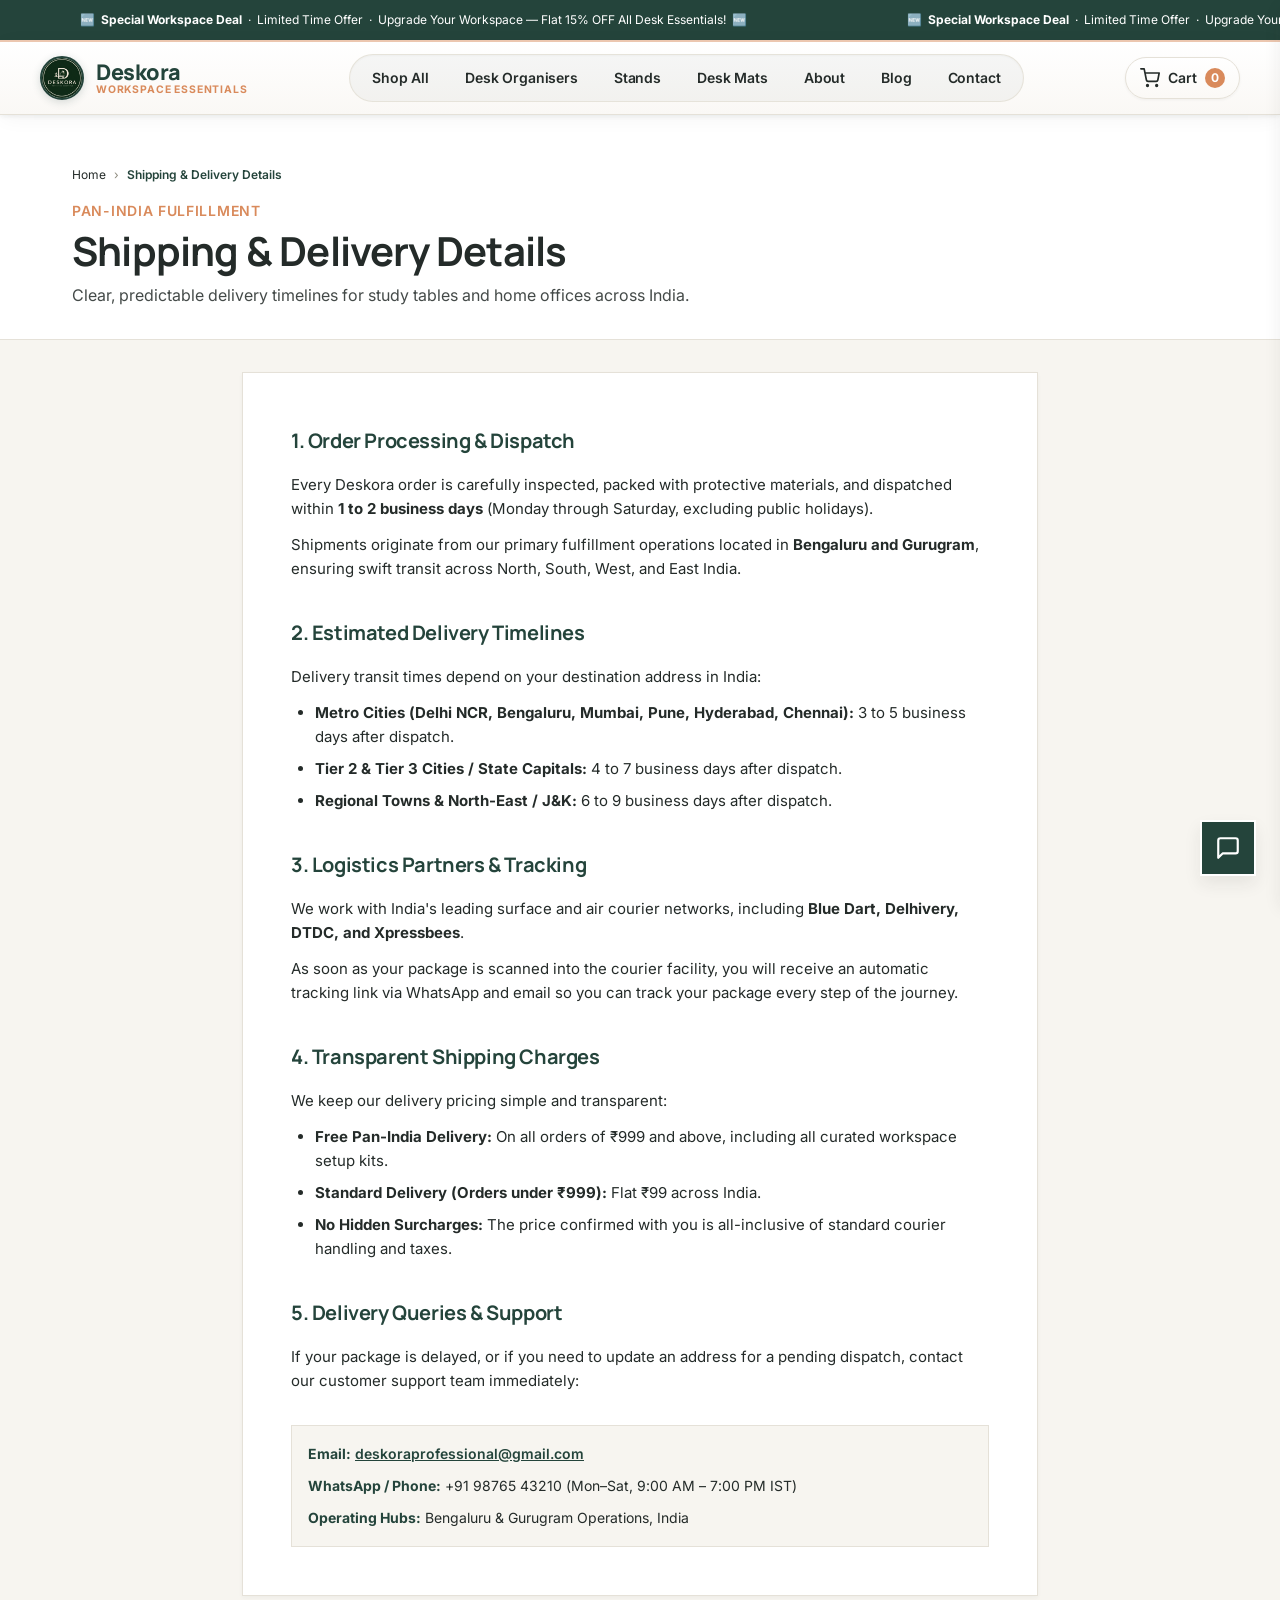
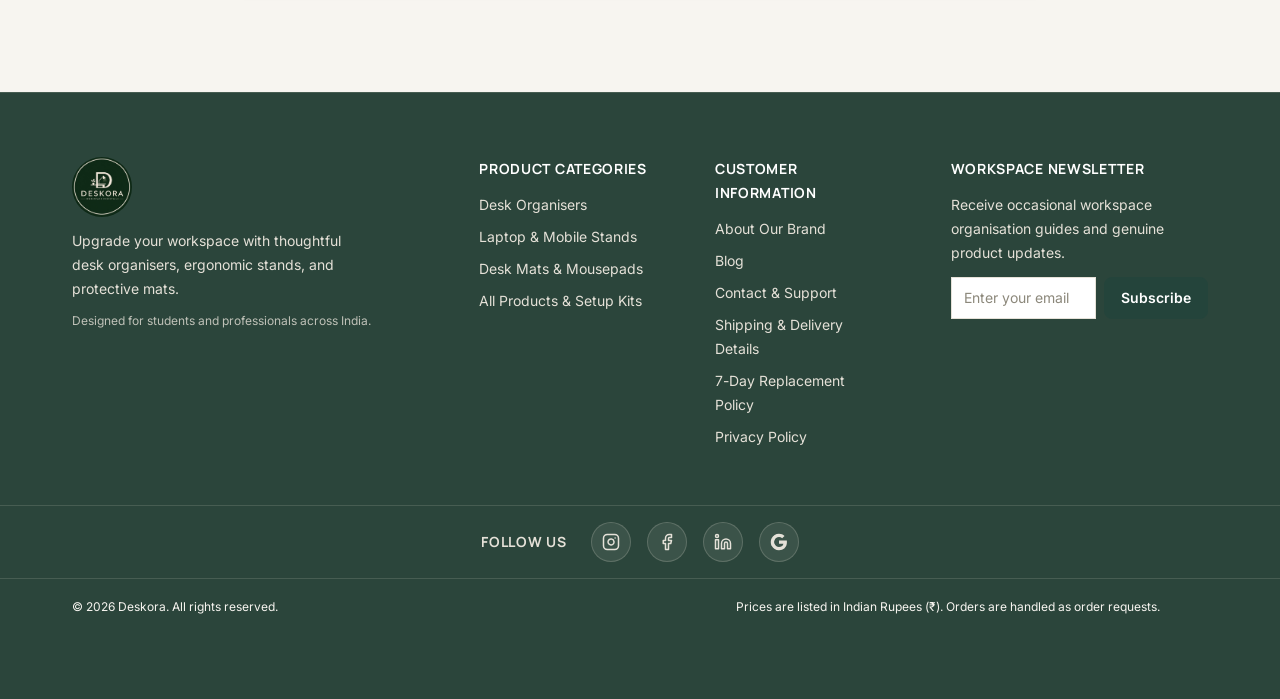
<file: shipping-delivery.html>
﻿<!DOCTYPE html>
<html lang="en">
<head>
  <meta charset="UTF-8" />
  <meta name="viewport" content="width=device-width, initial-scale=1.0" />
  <title>Shipping &amp; Delivery Details | Deskora India</title>
  <meta name="description" content="Discover Deskora's domestic shipping timelines, pan-India courier partners, dispatch schedules, and tracking for all desk accessories." />
  <meta name="robots" content="index, follow" />
  <meta name="theme-color" content="#24443B" />

  <!-- Preconnect to Google Fonts -->
  <link rel="preconnect" href="https://fonts.googleapis.com" />
  <link rel="preconnect" href="https://fonts.gstatic.com" crossorigin />

  <!-- Single Shared Stylesheet -->
  <link rel="icon" type="image/jpeg" href="assets/logo.jpg" />
  <link rel="stylesheet" href="style.css" />
</head>
<body>

  <!-- =========================================================================
       1. REUSABLE HEADER & NAVIGATION
       ========================================================================= -->
  <header class="site-header">
    <!-- Announcement Bar - continuous ticker -->
    <div class="announcement-bar" role="banner" aria-label="Site announcement">
      <div class="announcement-track">
        <p class="announcement-text">&#127381;&nbsp;&nbsp;<strong>Special Workspace Deal</strong>&nbsp;&nbsp;&#8231;&nbsp;&nbsp;Limited Time Offer&nbsp;&nbsp;&#8231;&nbsp;&nbsp;Upgrade Your Workspace &mdash; Flat 15% OFF All Desk Essentials!&nbsp;&nbsp;&#127381;</p>
        <p class="announcement-text" aria-hidden="true">&#127381;&nbsp;&nbsp;<strong>Special Workspace Deal</strong>&nbsp;&nbsp;&#8231;&nbsp;&nbsp;Limited Time Offer&nbsp;&nbsp;&#8231;&nbsp;&nbsp;Upgrade Your Workspace &mdash; Flat 15% OFF All Desk Essentials!&nbsp;&nbsp;&#127381;</p>
      </div>
    </div>

    <!-- Main Navigation Bar -->
    <div class="nav-wrapper">
      <div class="container header-inner">
        
        <!-- Brand Logo -->
        <a href="index.html" class="brand-logo" aria-label="Deskora Homepage">
          <img src="assets/logo.jpg" alt="Deskora Logo" class="brand-logo-img" width="44" height="44" />
          <span class="brand-text-wrap">
            <span class="brand-name">Deskora</span>
            <span class="brand-sub">Workspace Essentials</span>
          </span>
        </a>

        <!-- Desktop Navigation Menu -->
        <nav class="desktop-nav" aria-label="Desktop Primary Navigation">
          <ul class="nav-list">
            <li><a href="shop.html" class="nav-link">Shop All</a></li>
            <li><a href="desk-organisers.html" class="nav-link">Desk Organisers</a></li>
            <li><a href="laptop-and-mobile-stands.html" class="nav-link">Stands</a></li>
            <li><a href="desk-mats-and-mousepads.html" class="nav-link">Desk Mats</a></li>
            <li><a href="about-us.html" class="nav-link">About</a></li>
            <li><a href="blog.html" class="nav-link">Blog</a></li>
            <li><a href="contact.html" class="nav-link">Contact</a></li>
          </ul>
        </nav>

        <!-- Header Actions: Cart Button & Mobile Menu Toggle -->
        <div class="header-actions">
          <!-- Cart Toggle Button with Counter Badge -->
          <button 
            type="button" 
            class="cart-toggle-btn" 
            id="cart-toggle-btn" 
            aria-label="Open Shopping Cart" 
            aria-expanded="false" 
            aria-controls="cart-drawer">
            <svg class="cart-icon" width="20" height="20" viewBox="0 0 24 24" fill="none" stroke="currentColor" stroke-width="2" stroke-linecap="round" stroke-linejoin="round" aria-hidden="true">
              <circle cx="9" cy="21" r="1"></circle>
              <circle cx="20" cy="21" r="1"></circle>
              <path d="M1 1h4l2.68 13.39a2 2 0 0 0 2 1.61h9.72a2 2 0 0 0 2-1.61L23 6H6"></path>
            </svg>
            <span class="cart-btn-label">Cart</span>
            <span class="cart-count-badge" id="cart-count-badge" aria-live="polite">0</span>
          </button>
          
          <!-- Mobile Menu Button (Hamburger) -->
          <button 
            type="button" 
            class="mobile-menu-btn" 
            id="mobile-menu-btn" 
            aria-label="Toggle navigation menu" 
            aria-expanded="false" 
            aria-controls="mobile-nav">
            <span class="menu-icon-bar" aria-hidden="true"></span>
            <span class="menu-icon-bar" aria-hidden="true"></span>
            <span class="menu-icon-bar" aria-hidden="true"></span>
          </button>
        </div>

      </div>
    </div>

    <!-- Mobile Navigation Drawer -->
    <nav class="mobile-nav" id="mobile-nav" aria-label="Mobile Navigation">
      <ul class="mobile-nav-list">
        <li><a href="index.html" class="mobile-nav-link">Home</a></li>
        <li><a href="shop.html" class="mobile-nav-link">Shop All Products</a></li>
        <li><a href="desk-organisers.html" class="mobile-nav-link">Desk Organisers</a></li>
        <li><a href="laptop-and-mobile-stands.html" class="mobile-nav-link">Laptop &amp; Mobile Stands</a></li>
        <li><a href="desk-mats-and-mousepads.html" class="mobile-nav-link">Desk Mats &amp; Mousepads</a></li>
        <li><a href="about-us.html" class="mobile-nav-link">About Deskora</a></li>
        <li><a href="contact.html" class="mobile-nav-link">Contact &amp; Support</a></li>
      </ul>
      <div class="mobile-nav-footer">
        <a href="shop.html" class="btn btn-primary">Browse All Products</a>
      </div>
    </nav>
  </header>

  <!-- =========================================================================
       CART DRAWER (SLIDE-OUT PANEL)
       ========================================================================= -->
  <div class="cart-backdrop" id="cart-backdrop" aria-hidden="true"></div>
  <aside class="cart-drawer" id="cart-drawer" role="dialog" aria-modal="true" aria-labelledby="cart-drawer-title" aria-hidden="true">
    <div class="cart-drawer-header">
      <div id="cart-drawer-title" class="cart-drawer-title">Your Cart</div>
      <button type="button" class="cart-close-btn" id="cart-close-btn" aria-label="Close cart">&times;</button>
    </div>
    <div class="cart-drawer-body" id="cart-items-container">
      <p class="cart-empty-message">Your cart is currently empty. Explore our desk essentials to get started.</p>
    </div>
    <div class="cart-drawer-footer">
      <div class="cart-subtotal-row">
        <span>Subtotal:</span>
        <span class="cart-subtotal-price" id="cart-subtotal-price">₹0</span>
      </div>
      <p class="cart-tax-notice">Standard pan-India delivery. Taxes calculated at checkout.</p>
      <button type="button" class="btn btn-primary cart-checkout-btn" id="cart-checkout-btn">Proceed to Checkout</button>
      <div class="checkout-status-notice" id="checkout-status-notice" role="status" aria-live="polite"></div>
    </div>
  </aside>

  <!-- =========================================================================
       2. MAIN CONTENT: SHIPPING & DELIVERY DETAILS
       ========================================================================= -->
  <main id="main-content" class="policy-page-main">

    <!-- Breadcrumb & Page Header -->
    <section class="page-header-section" aria-labelledby="shipping-page-title">
      <div class="container">
        <nav class="breadcrumb-nav" aria-label="Breadcrumb">
          <ol class="breadcrumb-list">
            <li><a href="index.html">Home</a></li>
            <li aria-hidden="true">&rsaquo;</li>
            <li aria-current="page">Shipping &amp; Delivery Details</li>
          </ol>
        </nav>
        <p class="section-tagline">Pan-India Fulfillment</p>
        <h1 id="shipping-page-title" class="page-title">Shipping &amp; Delivery Details</h1>
        <p class="page-intro-text">
          Clear, predictable delivery timelines for study tables and home offices across India.
        </p>
      </div>
    </section>

    <!-- Policy Content Section -->
    <section class="policy-content-section" aria-label="Shipping Details">
      <div class="container policy-container">
        <article class="policy-card">

          <div class="policy-block">
            <h2 class="policy-block-title">1. Order Processing &amp; Dispatch</h2>
            <p class="policy-text">
              Every Deskora order is carefully inspected, packed with protective materials, and dispatched within <strong>1 to 2 business days</strong> (Monday through Saturday, excluding public holidays).
            </p>
            <p class="policy-text">
              Shipments originate from our primary fulfillment operations located in <strong>Bengaluru and Gurugram</strong>, ensuring swift transit across North, South, West, and East India.
            </p>
          </div>

          <div class="policy-block">
            <h2 class="policy-block-title">2. Estimated Delivery Timelines</h2>
            <p class="policy-text">
              Delivery transit times depend on your destination address in India:
            </p>
            <ul class="policy-list">
              <li><strong>Metro Cities (Delhi NCR, Bengaluru, Mumbai, Pune, Hyderabad, Chennai):</strong> 3 to 5 business days after dispatch.</li>
              <li><strong>Tier 2 &amp; Tier 3 Cities / State Capitals:</strong> 4 to 7 business days after dispatch.</li>
              <li><strong>Regional Towns &amp; North-East / J&amp;K:</strong> 6 to 9 business days after dispatch.</li>
            </ul>
          </div>

          <div class="policy-block">
            <h2 class="policy-block-title">3. Logistics Partners &amp; Tracking</h2>
            <p class="policy-text">
              We work with India's leading surface and air courier networks, including <strong>Blue Dart, Delhivery, DTDC, and Xpressbees</strong>.
            </p>
            <p class="policy-text">
              As soon as your package is scanned into the courier facility, you will receive an automatic tracking link via WhatsApp and email so you can track your package every step of the journey.
            </p>
          </div>

          <div class="policy-block">
            <h2 class="policy-block-title">4. Transparent Shipping Charges</h2>
            <p class="policy-text">
              We keep our delivery pricing simple and transparent:
            </p>
            <ul class="policy-list">
              <li><strong>Free Pan-India Delivery:</strong> On all orders of ₹999 and above, including all curated workspace setup kits.</li>
              <li><strong>Standard Delivery (Orders under ₹999):</strong> Flat ₹99 across India.</li>
              <li><strong>No Hidden Surcharges:</strong> The price confirmed with you is all-inclusive of standard courier handling and taxes.</li>
            </ul>
          </div>

          <div class="policy-block">
            <h2 class="policy-block-title">5. Delivery Queries &amp; Support</h2>
            <p class="policy-text">
              If your package is delayed, or if you need to update an address for a pending dispatch, contact our customer support team immediately:
            </p>
            <div class="policy-meta-box">
              <p class="policy-meta-item"><strong>Email:</strong> <a href="mailto:deskoraprofessional@gmail.com" class="policy-contact-link">deskoraprofessional@gmail.com</a></p>
              <p class="policy-meta-item"><strong>WhatsApp / Phone:</strong> +91 98765 43210 (Mon–Sat, 9:00 AM – 7:00 PM IST)</p>
              <p class="policy-meta-item"><strong>Operating Hubs:</strong> Bengaluru &amp; Gurugram Operations, India</p>
            </div>
          </div>

        </article>
      </div>
    </section>

  </main>

  <!-- =========================================================================
       3. REUSABLE FOOTER
       ========================================================================= -->
  <footer class="site-footer">
    <div class="container footer-grid">
      
      <!-- Brand & Mission Column -->
      <div class="footer-col footer-brand-col">
        <a href="index.html" class="footer-brand-logo">
          <img src="assets/logo.jpg" alt="Deskora — Workspace Essentials" class="footer-brand-logo-img" width="80" height="80" />
        </a>
        <p class="footer-tagline">
          Upgrade your workspace with thoughtful desk organisers, ergonomic stands, and protective mats.
        </p>
        <p class="footer-note">
          Designed for students and professionals across India.
        </p>
      </div>

      <!-- Categories Column -->
      <div class="footer-col">
        <h4 class="footer-heading">Product Categories</h4>
        <ul class="footer-links">
          <li><a href="desk-organisers.html">Desk Organisers</a></li>
          <li><a href="laptop-and-mobile-stands.html">Laptop &amp; Mobile Stands</a></li>
          <li><a href="desk-mats-and-mousepads.html">Desk Mats &amp; Mousepads</a></li>
          <li><a href="shop.html">All Products &amp; Setup Kits</a></li>
        </ul>
      </div>

      <!-- Customer Care Column -->
      <div class="footer-col">
        <h4 class="footer-heading">Customer Information</h4>
        <ul class="footer-links">
          <li><a href="about-us.html">About Our Brand</a></li>
          <li><a href="blog.html">Blog</a></li>
          <li><a href="contact.html">Contact &amp; Support</a></li>
          <li><a href="shipping-delivery.html">Shipping &amp; Delivery Details</a></li>
          <li><a href="replacement-policy.html">7-Day Replacement Policy</a></li>
          <li><a href="privacy-policy.html">Privacy Policy</a></li>
        </ul>
      </div>

      <!-- Newsletter Column -->
      <div class="footer-col footer-newsletter-col">
        <h4 class="footer-heading">Workspace Newsletter</h4>
        <p class="footer-newsletter-text">
          Receive occasional workspace organisation guides and genuine product updates.
        </p>
        <form class="newsletter-form" id="newsletter-form" action="https://formspree.io/f/mrpqzarp" method="POST" novalidate>
          <div class="form-group">
            <label for="newsletter-email" class="visually-hidden">Email address</label>
            <div class="newsletter-input-group">
              <input type="email" id="newsletter-email" name="email" required placeholder="Enter your email" autocomplete="email" />
              <button type="submit" class="btn btn-primary newsletter-submit-btn" id="newsletter-submit-btn">Subscribe</button>
            </div>
            <span class="form-error-message" id="newsletter-error" aria-live="polite"></span>
          </div>
          <div class="form-feedback" id="newsletter-feedback" role="status" aria-live="polite"></div>
        </form>
      </div>

    </div>

    <!-- Follow Us Row -->
    <div class="footer-social-row">
      <div class="container footer-social-inner">
        <span class="footer-social-label">Follow us</span>
        <div class="footer-social-icons">
          <a href="https://www.instagram.com/deskora.india/" class="footer-social-link" target="_blank" rel="noopener" aria-label="Deskora on Instagram">
            <svg width="18" height="18" viewBox="0 0 24 24" fill="none" stroke="currentColor" stroke-width="2" stroke-linecap="round" stroke-linejoin="round" aria-hidden="true"><rect x="2" y="2" width="20" height="20" rx="5" ry="5"/><path d="M16 11.37A4 4 0 1 1 12.63 8 4 4 0 0 1 16 11.37z"/><line x1="17.5" y1="6.5" x2="17.51" y2="6.5"/></svg>
          </a>
          <a href="https://www.facebook.com/deskora.official/" class="footer-social-link" target="_blank" rel="noopener" aria-label="Deskora on Facebook">
            <svg width="18" height="18" viewBox="0 0 24 24" fill="none" stroke="currentColor" stroke-width="2" stroke-linecap="round" stroke-linejoin="round" aria-hidden="true"><path d="M18 2h-3a5 5 0 0 0-5 5v3H7v4h3v8h4v-8h3l1-4h-4V7a1 1 0 0 1 1-1h3z"/></svg>
          </a>
          <a href="https://www.linkedin.com/company/deskora-workspace/" class="footer-social-link" target="_blank" rel="noopener" aria-label="Deskora on LinkedIn">
            <svg width="18" height="18" viewBox="0 0 24 24" fill="none" stroke="currentColor" stroke-width="2" stroke-linecap="round" stroke-linejoin="round" aria-hidden="true"><path d="M16 8a6 6 0 0 1 6 6v7h-4v-7a2 2 0 0 0-2-2 2 2 0 0 0-2 2v7h-4v-7a6 6 0 0 1 6-6z"/><rect x="2" y="9" width="4" height="12"/><circle cx="4" cy="4" r="2"/></svg>
          </a>
          <a href="https://share.google/mTndYjYONSnc22Pq5" class="footer-social-link" target="_blank" rel="noopener" aria-label="Deskora on Google">
            <svg width="18" height="18" viewBox="0 0 24 24" fill="currentColor" aria-hidden="true"><path d="M22.56 12.25c0-.78-.07-1.53-.2-2.25H12v4.26h5.92c-.26 1.37-1.04 2.53-2.21 3.31v2.77h3.57c2.08-1.92 3.28-4.74 3.28-8.09z"/><path d="M12 23c2.97 0 5.46-.98 7.28-2.66l-3.57-2.77c-.98.66-2.23 1.06-3.71 1.06-2.86 0-5.29-1.93-6.16-4.53H2.18v2.84C3.99 20.53 7.7 23 12 23z"/><path d="M5.84 14.09c-.22-.66-.35-1.36-.35-2.09s.13-1.43.35-2.09V7.06H2.18C1.43 8.55 1 10.22 1 12s.43 3.45 1.18 4.94l2.85-2.22.81-.63z"/><path d="M12 5.38c1.62 0 3.06.56 4.21 1.64l3.15-3.15C17.45 2.09 14.97 1 12 1 7.7 1 3.99 3.47 2.18 7.06l3.66 2.84c.87-2.6 3.3-4.52 6.16-4.52z"/></svg>
          </a>
        </div>
      </div>
    </div>

    <!-- Bottom Copyright Bar -->
    <div class="footer-bottom">
      <div class="container footer-bottom-inner">
        <p>&copy; 2026 Deskora. All rights reserved.</p>
        <p class="footer-disclaimer">Prices are listed in Indian Rupees (₹). Orders are handled as order requests.</p>
      </div>
    </div>
  </footer>

  <!-- =========================================================================
       4. EXTERNAL JAVASCRIPT
       ========================================================================= -->
  <script src="data.js"></script>
  <script src="script.js"></script>
</body>
</html>
</file>
<file: style.css>
﻿/* ==========================================================================
   DESKORA - GLOBAL STYLESHEET (style.css)
   Clean, modern, minimal & premium e-commerce layer
   Built mobile-first according to design-brief.md
   ========================================================================== */

/* --------------------------------------------------------------------------
   0. GOOGLE FONTS IMPORT
   -------------------------------------------------------------------------- */
@import url('https://fonts.googleapis.com/css2?family=Inter:wght@400;500;600&family=Manrope:wght@600;700;800&display=swap');

/* --------------------------------------------------------------------------
   1. CSS CUSTOM PROPERTIES (:root)
   -------------------------------------------------------------------------- */
:root {
  /* --- Brand Colour Palette --- */
  --color-primary: #24443B;           /* Deep Forest Green */
  --color-primary-hover: #1B332C;
  --color-accent: #D98A5B;            /* Warm Terracotta */
  --color-accent-hover: #C27546;
  --color-text: #242B29;              /* Charcoal */
  --color-neutral-1: #F7F5F0;         /* Warm Off-White */
  --color-neutral-2: #E5E1D8;         /* Soft Beige-Grey */
  --color-white: #FFFFFF;
  --color-footer-bg: #2B453B;         /* Refined Pine Forest — richer green, neither pitch-black nor washed out */
  --color-placeholder: #8C887B;
  --color-error: #C53030;             /* Validation Crimson */

  /* --- Semantic State Colours --- */
  --color-card-border-hover: #D0CBBF;
  --color-info-bg: #F0F4F2;
  --color-error-bg: #FDF2F2;
  --color-warning-bg: #FBF7EE;
  --color-warning-border: #E0D3BC;
  --color-warning-border-alt: #D8C7A5;
  --color-warning-text: #684E25;
  --color-warning-text-dark: #4A3414;
  --color-warning-text-alt: #634C24;
  --color-success-bg: #EEF7F2;
  --color-success-bg-alt: #EDF7F2;
  --color-success-border: #B4DFC4;
  --color-success-text: #1A5432;
  --color-success-text-dark: #0E3E22;

  /* --- Accent Colours for Gradients & Ratings --- */
  --color-hero-gradient-end: #f0ece4;
  --color-cta-gradient-end: #1a3a30;
  --color-star: #F5A623;

  /* --- Animated Living Desk Visual Variables --- */
  --color-desk-wood: #C89D74;
  --color-desk-wood-dark: #A57850;
  --color-desk-wood-bevel: #8E653F;
  --color-laptop-body: #4A5568;
  --color-laptop-screen-bg: #1A202C;
  --color-keyboard-body: #2D3748;
  --color-lamp-cone: rgba(245, 166, 35, 0.18);
  --color-lamp-cone-night: rgba(245, 166, 35, 0.42);
  --color-desk-night-bg: #1a2228;
  --color-desk-wall-end: #ebe7dc;
  --color-metal-dark: #64748b;
  --color-metal-mid: #94a3b8;
  --color-metal-deep: #475569;
  --color-metal-light: #cbd5e1;
  --color-mat-leather-dark: #1e293b;
  --color-mat-leather-darker: #0f172a;
  --color-key-cap: #334155;
  --color-dot-red: #ef4444;
  --color-dot-yellow: #f59e0b;
  --color-dot-green: #10b981;
  --color-code-blue: #38bdf8;
  --color-code-green: #4ade80;
  --color-code-purple: #a855f7;
  --color-wood-caddy-light: #b48558;
  --color-wood-caddy-dark: #8c5d35;
  --color-pen-gold-dark: #d97706;
  --color-pen-gold-light: #fbbf24;
  --color-sticky-yellow: #fef08a;
  --color-sticky-text: #854d0e;
  --color-black: #000000;
  --color-offwhite-light: #f8fafc;
  --color-cup-edge: #e2e8f0;

  /* --- Micro Spacing & Sizing Tokens --- */
  --spacing-micro: 2px;
  --font-size-micro: 0.75rem;         /* 12px */

  /* --- Typography Families --- */
  --font-heading: 'Manrope', -apple-system, BlinkMacSystemFont, 'Segoe UI', Roboto, sans-serif;
  --font-body: 'Inter', -apple-system, BlinkMacSystemFont, 'Segoe UI', Roboto, sans-serif;

  /* --- Spacing Scale (4px to 80px) --- */
  --spacing-1: 4px;
  --spacing-2: 8px;
  --spacing-3: 12px;
  --spacing-4: 16px;
  --spacing-5: 24px;
  --spacing-6: 32px;
  --spacing-7: 48px;
  --spacing-8: 64px;
  --spacing-9: 80px;

  /* --- Border Radius --- */
  --border-radius-sm: 4px;
  --border-radius-md: 8px;
  --border-radius-lg: 12px;

  /* --- Shadows --- */
  --shadow-sm: 0 2px 4px rgba(36, 43, 41, 0.04);
  --shadow-md: 0 8px 16px rgba(36, 43, 41, 0.08);

  /* --- Transitions --- */
  --transition-fast: 0.15s ease;
  --transition-base: 0.2s ease;

  /* --- Layout & Container --- */
  --container-max-width: 1200px;
  --container-padding: var(--spacing-4);

  /* --- Base Mobile Typography Scale --- */
  --font-size-h1: 1.75rem;            /* 28px */
  --line-height-h1: 2.25rem;          /* 36px */
  --font-size-h2: 1.5rem;             /* 24px */
  --line-height-h2: 2rem;             /* 32px */
  --font-size-h3: 1.25rem;            /* 20px */
  --line-height-h3: 1.75rem;          /* 28px */
  --font-size-body: 0.9375rem;        /* 15px */
  --line-height-body: 1.375rem;       /* 22px */
  --font-size-small: 0.8125rem;       /* 13px */
  --line-height-small: 1.125rem;      /* 18px */
  --font-size-caption: 0.6875rem;     /* 11px */
  --line-height-caption: 1rem;        /* 16px */

  /* --- Desktop Typography Reference Tokens --- */
  --font-size-h1-desktop: 2.5rem;     /* 40px */
  --line-height-h1-desktop: 3rem;     /* 48px */
  --font-size-h2-desktop: 2rem;       /* 32px */
  --line-height-h2-desktop: 2.5rem;   /* 40px */
  --font-size-h3-desktop: 1.5rem;     /* 24px */
  --line-height-h3-desktop: 2rem;     /* 32px */
  --font-size-body-desktop: 1rem;     /* 16px */
  --line-height-body-desktop: 1.5rem; /* 24px */
  --font-size-small-desktop: 0.875rem;/* 14px */
  --line-height-small-desktop: 1.25rem;/* 20px */
  --font-size-caption-desktop: 0.75rem;/* 12px */
  --line-height-caption-desktop: 1rem;/* 16px */
}

/* --------------------------------------------------------------------------
   2. MODERN CSS RESET
   -------------------------------------------------------------------------- */
*,
*::before,
*::after {
  box-sizing: border-box;
  margin: 0;
  padding: 0;
}

html {
  -webkit-text-size-adjust: 100%;
  scroll-behavior: smooth;
}

body {
  min-height: 100vh;
  text-rendering: optimizeSpeed;
  -webkit-font-smoothing: antialiased;
  -moz-osx-font-smoothing: grayscale;
}

img,
picture,
video,
canvas,
svg {
  display: block;
  max-width: 100%;
  height: auto;
}

input,
button,
textarea,
select {
  font: inherit;
  color: inherit;
}

ul,
ol {
  list-style: none;
}

a {
  color: inherit;
  text-decoration: none;
}

table {
  border-collapse: collapse;
  border-spacing: 0;
}

/* --------------------------------------------------------------------------
   3. BASE TYPOGRAPHY
   -------------------------------------------------------------------------- */
body {
  font-family: var(--font-body);
  font-size: var(--font-size-body);
  line-height: var(--line-height-body);
  font-weight: 400;
  color: var(--color-text);
  background-color: var(--color-neutral-1);
}

h1,
h2,
h3 {
  font-family: var(--font-heading);
  color: var(--color-text);
  letter-spacing: -0.02em;
}

h1 {
  font-size: var(--font-size-h1);
  line-height: var(--line-height-h1);
  font-weight: 700;
}

h2 {
  font-size: var(--font-size-h2);
  line-height: var(--line-height-h2);
  font-weight: 600;
}

h3 {
  font-size: var(--font-size-h3);
  line-height: var(--line-height-h3);
  font-weight: 600;
}

p {
  margin-bottom: var(--spacing-4);
  color: var(--color-text);
}

small,
.text-small {
  font-size: var(--font-size-small);
  line-height: var(--line-height-small);
  font-weight: 500;
}

.text-caption {
  font-size: var(--font-size-caption);
  line-height: var(--line-height-caption);
}

a {
  color: var(--color-primary);
  transition: color var(--transition-fast);
}

a:hover,
a:focus-visible {
  color: var(--color-accent);
}

/* --------------------------------------------------------------------------
   4. CONTAINER
   -------------------------------------------------------------------------- */
.container {
  width: 100%;
  max-width: var(--container-max-width);
  margin-left: auto;
  margin-right: auto;
  padding-left: var(--container-padding);
  padding-right: var(--container-padding);
}

/* --------------------------------------------------------------------------
   5. GLOBAL BUTTONS
   -------------------------------------------------------------------------- */
.btn {
  display: inline-flex;
  align-items: center;
  justify-content: center;
  gap: var(--spacing-2);
  width: 100%;
  min-height: 44px;
  padding: var(--spacing-3) var(--spacing-5);
  font-family: var(--font-body);
  font-size: var(--font-size-small);
  font-weight: 600;
  line-height: 1;
  text-align: center;
  text-decoration: none;
  border-radius: var(--border-radius-md);
  border: 1px solid transparent;
  cursor: pointer;
  user-select: none;
  transition: background-color var(--transition-base),
              color var(--transition-base),
              border-color var(--transition-base),
              transform var(--transition-fast),
              box-shadow var(--transition-fast);
}

.btn:focus-visible {
  outline: none;
  box-shadow: 0 0 0 3px rgba(36, 68, 59, 0.25);
}

.btn:disabled,
.btn[aria-disabled="true"] {
  opacity: 0.6;
  cursor: not-allowed;
  pointer-events: none;
  transform: none;
  box-shadow: none;
}

/* Primary Button (Deep Forest Green Brand Action) */
.btn-primary {
  background-color: var(--color-primary);
  color: var(--color-white);
  border-color: var(--color-primary);
}

.btn-primary:hover {
  background-color: var(--color-primary-hover);
  border-color: var(--color-primary-hover);
  color: var(--color-white);
  transform: translateY(-1px);
  box-shadow: var(--shadow-sm);
}

.btn-primary:active {
  transform: translateY(0);
  box-shadow: none;
}

/* Secondary Button (Forest Green Outline) */
.btn-secondary {
  background-color: transparent;
  color: var(--color-primary);
  border-color: var(--color-primary);
}

.btn-secondary:hover {
  background-color: var(--color-neutral-2);
  border-color: var(--color-primary);
  color: var(--color-primary);
  transform: translateY(-1px);
}

.btn-secondary:active {
  transform: translateY(0);
}

/* --------------------------------------------------------------------------
   6. GLOBAL FORM FIELDS
   -------------------------------------------------------------------------- */
label {
  display: block;
  font-family: var(--font-body);
  font-size: var(--font-size-small);
  font-weight: 500;
  color: var(--color-text);
  margin-bottom: var(--spacing-2);
}

input[type="text"],
input[type="email"],
input[type="tel"],
input[type="number"],
input[type="password"],
input[type="search"],
textarea,
select {
  display: block;
  width: 100%;
  min-height: 44px;
  padding: var(--spacing-3) var(--spacing-4);
  font-family: var(--font-body);
  font-size: 1rem;                    /* 16px prevents iOS zoom while keeping readable sizing */
  line-height: var(--line-height-body);
  color: var(--color-text);
  background-color: var(--color-white);
  border: 1px solid var(--color-neutral-2);
  border-radius: var(--border-radius-md);
  transition: border-color var(--transition-base),
              box-shadow var(--transition-base);
}

textarea {
  min-height: 100px;
  resize: vertical;
}

select {
  cursor: pointer;
}

input::placeholder,
textarea::placeholder {
  color: var(--color-placeholder);
  opacity: 1;
}

/* Focus State */
input:focus,
textarea:focus,
select:focus {
  outline: none;
  border-color: var(--color-primary);
  box-shadow: 0 0 0 3px rgba(36, 68, 59, 0.15);
}

/* Error State */
.form-input-error,
input[aria-invalid="true"],
textarea[aria-invalid="true"],
select[aria-invalid="true"] {
  border-color: var(--color-error);
}

.form-input-error:focus,
input[aria-invalid="true"]:focus,
textarea[aria-invalid="true"]:focus,
select[aria-invalid="true"]:focus {
  border-color: var(--color-error);
  box-shadow: 0 0 0 3px rgba(197, 48, 48, 0.15);
}

.form-error-message {
  display: block;
  font-size: var(--font-size-caption);
  line-height: var(--line-height-caption);
  color: var(--color-error);
  margin-top: var(--spacing-1);
}

/* --------------------------------------------------------------------------
   7. RESPONSIVE DESIGN (MOBILE-FIRST BREAKPOINTS)
   -------------------------------------------------------------------------- */

/* Tablet (768px and up) */
@media (min-width: 768px) {
  :root {
    --container-padding: var(--spacing-5);
    --font-size-h1: 2.125rem;          /* 34px */
    --line-height-h1: 2.625rem;        /* 42px */
    --font-size-h2: 1.75rem;           /* 28px */
    --line-height-h2: 2.25rem;         /* 36px */
  }

  .btn {
    width: auto;                       /* Natural button width on larger screens */
  }
}

/* Small Desktop (1024px and up) */
@media (min-width: 1024px) {
  :root {
    --container-padding: var(--spacing-6);
    --font-size-h1: var(--font-size-h1-desktop);
    --line-height-h1: var(--line-height-h1-desktop);
    --font-size-h2: var(--font-size-h2-desktop);
    --line-height-h2: var(--line-height-h2-desktop);
    --font-size-h3: var(--font-size-h3-desktop);
    --line-height-h3: var(--line-height-h3-desktop);
    --font-size-body: var(--font-size-body-desktop);
    --line-height-body: var(--line-height-body-desktop);
    --font-size-small: var(--font-size-small-desktop);
    --line-height-small: var(--line-height-small-desktop);
    --font-size-caption: var(--font-size-caption-desktop);
    --line-height-caption: var(--line-height-caption-desktop);
  }
}

/* Large Desktop (1280px and up) */
@media (min-width: 1280px) {
  :root {
    --container-max-width: 1200px;
  }
}


/* ==========================================================================
   HOMEPAGE SPECIFIC STYLES
   ========================================================================== */

/* --------------------------------------------------------------------------
   Header & Navigation
   -------------------------------------------------------------------------- */
.site-header {
  position: sticky;
  top: 0;
  z-index: 100;
  background-color: var(--color-white);
  box-shadow: var(--shadow-sm);
}

/* --------------------------------------------------------------------------
   ANNOUNCEMENT BAR � Continuous ticker (CSS-only, no JS)
   -------------------------------------------------------------------------- */
.announcement-bar {
  background-color: var(--color-primary);
  color: var(--color-white);
  padding: var(--spacing-2) 0;
  font-size: var(--font-size-caption);
  overflow: hidden;
}

/* The scrolling track: holds two identical copies for a seamless loop */
.announcement-track {
  display: inline-flex;
  animation: ticker-scroll 28s linear infinite;
  will-change: transform;
}

/* Pause on hover or keyboard focus anywhere inside the bar */
.announcement-bar:hover .announcement-track,
.announcement-bar:focus-within .announcement-track {
  animation-play-state: paused;
}

/* Each message copy */
.announcement-text {
  display: inline-block;
  margin-bottom: 0;
  padding: 0 var(--spacing-9);
  color: var(--color-white);
  line-height: var(--line-height-caption);
  white-space: nowrap;
}

/* Animate: translate left by exactly 50% (the width of one copy) for a perfect loop */
@keyframes ticker-scroll {
  0%   { transform: translateX(0); }
  100% { transform: translateX(-50%); }
}

/* Accessibility: static centred text for users who prefer reduced motion */
@media (prefers-reduced-motion: reduce) {
  .announcement-track {
    animation: none;
    display: flex;
    justify-content: center;
  }
  /* Hide the duplicate aria-hidden copy */
  .announcement-text[aria-hidden='true'] {
    display: none;
  }
  .announcement-text {
    padding: 0 var(--spacing-4);
    white-space: normal;
    text-align: center;
  }
}

.nav-wrapper {
  background: linear-gradient(180deg, var(--color-white) 0%, #FAF8F5 100%);
  border-top: 2px solid rgba(217, 138, 91, 0.45);
  border-bottom: 1px solid var(--color-neutral-2);
  box-shadow: 0 4px 20px -2px rgba(36, 43, 41, 0.05), 0 2px 6px -1px rgba(36, 68, 59, 0.03);
  position: relative;
  transition: all var(--transition-fast);
}

.header-inner {
  display: flex;
  align-items: center;
  justify-content: space-between;
  min-height: 72px;
  padding: 6px 0;
  position: relative;
}

/* Brand Logo & Wordmark */
.brand-logo {
  display: inline-flex;
  align-items: center;
  gap: var(--spacing-3);
  text-decoration: none;
  transition: transform var(--transition-fast);
}

.brand-logo:hover {
  transform: translateY(-1px);
}

.brand-logo-img {
  width: 44px;
  height: 44px;
  border-radius: 50%;
  object-fit: cover;
  display: block;
  flex-shrink: 0;
  border: 2px solid var(--color-primary);
  box-shadow: 0 2px 8px rgba(36, 68, 59, 0.18);
  transition: box-shadow var(--transition-fast), transform var(--transition-fast);
}

.brand-logo:hover .brand-logo-img {
  box-shadow: 0 4px 12px rgba(36, 68, 59, 0.3);
  transform: scale(1.04);
}

.brand-text-wrap {
  display: flex;
  flex-direction: column;
  line-height: 1.15;
}

.brand-name {
  font-family: var(--font-heading);
  font-size: 1.35rem;
  font-weight: 800;
  letter-spacing: -0.02em;
  color: var(--color-primary);
}

.brand-sub {
  font-size: 0.65rem;
  font-weight: 700;
  letter-spacing: 0.08em;
  text-transform: uppercase;
  color: var(--color-accent);
}

.logo-mark {
  display: inline-flex;
  align-items: center;
  justify-content: center;
  width: 32px;
  height: 32px;
  border-radius: var(--border-radius-sm);
  background-color: var(--color-primary);
  color: var(--color-white);
  font-weight: 800;
  font-size: 1rem;
}

.footer-brand-logo-img {
  width: 60px;
  height: 60px;
  border-radius: 50%;
  object-fit: cover;
  display: block;
}

/* Floating Capsule Desktop Navigation */
.desktop-nav {
  display: none;
}

.nav-list {
  display: flex;
  align-items: center;
  gap: 4px;
  background: rgba(36, 68, 59, 0.04);
  padding: 4px 6px;
  border-radius: 999px;
  border: 1px solid rgba(229, 225, 216, 0.9);
  box-shadow: inset 0 1px 2px rgba(36, 43, 41, 0.03);
}

.nav-link {
  font-size: var(--font-size-small);
  font-weight: 600;
  color: var(--color-text);
  padding: 7px 16px;
  border-radius: 999px;
  display: inline-block;
  text-decoration: none;
  letter-spacing: -0.01em;
  transition: all var(--transition-fast);
}

.nav-link:hover,
.nav-link:focus-visible {
  color: var(--color-primary);
  background-color: var(--color-white);
  box-shadow: 0 2px 6px rgba(36, 43, 41, 0.08);
  transform: translateY(-1px);
}

.nav-link.nav-link-active,
.nav-link[aria-current="page"] {
  color: var(--color-white);
  background-color: var(--color-primary);
  font-weight: 600;
  box-shadow: 0 2px 8px rgba(36, 68, 59, 0.25);
}

.header-actions {
  display: flex;
  align-items: center;
  gap: var(--spacing-3);
}

.header-shop-btn {
  display: none;
}

/* Mobile Menu Toggle Button */
.mobile-menu-btn {
  display: inline-flex;
  flex-direction: column;
  justify-content: center;
  align-items: center;
  gap: 5px;
  width: 44px;
  height: 44px;
  background: var(--color-neutral-1);
  border: 1px solid var(--color-neutral-2);
  border-radius: 999px;
  cursor: pointer;
  padding: 0;
  transition: all var(--transition-fast);
}

.mobile-menu-btn:hover {
  border-color: var(--color-primary);
  background: var(--color-white);
  box-shadow: 0 2px 6px rgba(36, 68, 59, 0.1);
}

@media (max-width: 480px) {
  .brand-logo {
    gap: var(--spacing-2);
  }
  .brand-logo-img {
    width: 38px;
    height: 38px;
  }
  .brand-name {
    font-size: 1.15rem;
  }
  .brand-sub {
    font-size: 0.6rem;
    letter-spacing: 0.05em;
  }
}

@media (max-width: 360px) {
  .brand-sub {
    display: none;
  }
}

.mobile-menu-btn:focus-visible {
  outline: none;
  box-shadow: 0 0 0 3px rgba(36, 68, 59, 0.2);
}

.menu-icon-bar {
  display: block;
  width: 20px;
  height: 2px;
  background-color: var(--color-text);
  border-radius: 1px;
  transition: transform var(--transition-fast), opacity var(--transition-fast);
}

/* Mobile Navigation Dropdown */
.mobile-nav {
  display: none;
  position: absolute;
  top: 100%;
  left: 0;
  right: 0;
  background-color: var(--color-white);
  border-bottom: 1px solid var(--color-neutral-2);
  padding: var(--spacing-4);
  box-shadow: var(--shadow-md);
}

.mobile-nav.open {
  display: block;
}

.mobile-nav-list {
  display: flex;
  flex-direction: column;
  gap: var(--spacing-2);
}

.mobile-nav-link {
  display: block;
  padding: var(--spacing-2) 0;
  font-family: var(--font-heading);
  font-size: var(--font-size-body);
  font-weight: 600;
  color: var(--color-text);
  border-bottom: 1px solid var(--color-neutral-1);
}

.mobile-nav-link:hover,
.mobile-nav-link:focus-visible {
  color: var(--color-accent);
}

.mobile-nav-footer {
  margin-top: var(--spacing-4);
  padding-top: var(--spacing-3);
  border-top: 1px solid var(--color-neutral-2);
}

/* --------------------------------------------------------------------------
   Hero Section
   -------------------------------------------------------------------------- */
.hero-section {
  padding: var(--spacing-7) 0;
  background: linear-gradient(135deg, var(--color-neutral-1) 0%, var(--color-hero-gradient-end) 100%);
}

.hero-grid {
  display: grid;
  grid-template-columns: 1fr;
  gap: var(--spacing-6);
  align-items: center;
}

.hero-tagline {
  font-family: var(--font-body);
  font-size: var(--font-size-small);
  font-weight: 600;
  text-transform: uppercase;
  letter-spacing: 0.08em;
  color: var(--color-accent);
  margin-bottom: var(--spacing-2);
  display: inline-flex;
  align-items: center;
  gap: var(--spacing-2);
}

.hero-tagline::before {
  content: '';
  display: inline-block;
  width: 24px;
  height: 2px;
  background-color: var(--color-accent);
  border-radius: 1px;
}

.hero-title {
  margin-bottom: var(--spacing-4);
}

.hero-description {
  font-size: var(--font-size-body);
  line-height: var(--line-height-body);
  color: var(--color-text);
  opacity: 0.85;
  margin-bottom: var(--spacing-5);
  max-width: 520px;
}

.hero-actions {
  display: flex;
  flex-direction: column;
  gap: var(--spacing-3);
  margin-bottom: var(--spacing-5);
}

/* Hero Trust Pills */
.hero-trust-pills {
  display: flex;
  flex-wrap: wrap;
  gap: var(--spacing-2);
}

.trust-pill {
  display: inline-flex;
  align-items: center;
  gap: var(--spacing-1);
  padding: var(--spacing-1) var(--spacing-3);
  background-color: var(--color-white);
  border: 1px solid var(--color-neutral-2);
  border-radius: 20px;
  font-size: var(--font-size-caption);
  font-weight: 500;
  color: var(--color-text);
  white-space: nowrap;
}

/* Hero Visual Stack */
.hero-visual-stack {
  position: relative;
}

.hero-image-primary-wrapper {
  border-radius: var(--border-radius-lg);
  overflow: hidden;
  box-shadow: 0 20px 60px rgba(36, 43, 41, 0.14);
  border: 1px solid var(--color-neutral-2);
  background-color: var(--color-neutral-2);
}

.hero-image {
  width: 100%;
  height: auto;
  aspect-ratio: 4/3;
  object-fit: cover;
  display: block;
}

/* Floating product card on hero image */
.hero-floating-card {
  display: flex;
  align-items: center;
  gap: var(--spacing-3);
  position: absolute;
  bottom: var(--spacing-4);
  left: var(--spacing-4);
  background-color: var(--color-white);
  border: 1px solid var(--color-neutral-2);
  border-radius: var(--border-radius-md);
  padding: var(--spacing-3) var(--spacing-4);
  box-shadow: var(--shadow-md);
  max-width: 220px;
}

.hfc-icon {
  font-size: 1.5rem;
  line-height: 1;
  flex-shrink: 0;
}

.hfc-text {
  display: flex;
  flex-direction: column;
  gap: 2px;
}

.hfc-text strong {
  font-size: var(--font-size-caption);
  font-weight: 700;
  color: var(--color-text);
  line-height: 1.3;
}

.hfc-text span {
  font-size: var(--font-size-caption);
  color: var(--color-primary);
  font-weight: 600;
}

/* --------------------------------------------------------------------------
   Section Headers (Reusable)
   -------------------------------------------------------------------------- */
.section-header {
  text-align: center;
  max-width: 640px;
  margin: 0 auto var(--spacing-6);
}

.section-tagline {
  font-size: var(--font-size-small);
  font-weight: 600;
  text-transform: uppercase;
  letter-spacing: 0.05em;
  color: var(--color-accent);
  margin-bottom: var(--spacing-1);
}

.section-title {
  margin-bottom: var(--spacing-2);
}

.section-description {
  font-size: var(--font-size-small);
  line-height: var(--line-height-small);
  color: var(--color-text);
  opacity: 0.85;
  margin-bottom: 0;
}

/* --------------------------------------------------------------------------
   Category Showcase
   -------------------------------------------------------------------------- */
.categories-section {
  padding: var(--spacing-7) 0;
  background-color: var(--color-white);
  border-top: 1px solid var(--color-neutral-2);
  border-bottom: 1px solid var(--color-neutral-2);
}

.category-grid {
  display: grid;
  grid-template-columns: 1fr;
  gap: var(--spacing-5);
}

.category-card {
  background-color: var(--color-neutral-1);
  border: 1px solid var(--color-neutral-2);
  border-radius: var(--border-radius-lg);
  overflow: hidden;
  display: flex;
  flex-direction: column;
  transition: transform var(--transition-base), box-shadow var(--transition-base);
}

.category-card:hover {
  transform: translateY(-3px);
  box-shadow: var(--shadow-md);
}

.category-image-wrapper {
  aspect-ratio: 4/3;
  overflow: hidden;
  background-color: var(--color-neutral-2);
  position: relative;
}

/* Category badge over image */
.category-badge {
  position: absolute;
  top: var(--spacing-3);
  right: var(--spacing-3);
  background-color: var(--color-white);
  color: var(--color-primary);
  font-size: var(--font-size-caption);
  font-weight: 700;
  padding: 3px var(--spacing-2);
  border-radius: 20px;
  border: 1px solid var(--color-neutral-2);
  z-index: 1;
}

.category-image {
  width: 100%;
  height: 100%;
  object-fit: cover;
  transition: transform 0.3s ease;
}

.category-card:hover .category-image {
  transform: scale(1.03);
}

.category-card-body {
  padding: var(--spacing-4);
  display: flex;
  flex-direction: column;
  flex: 1;
}

.category-card-title {
  margin-bottom: var(--spacing-2);
}

.category-card-text {
  font-size: var(--font-size-small);
  line-height: var(--line-height-small);
  margin-bottom: var(--spacing-4);
  flex: 1;
}

.category-link {
  font-size: var(--font-size-small);
  font-weight: 600;
  color: var(--color-primary);
  display: inline-flex;
  align-items: center;
  gap: var(--spacing-1);
}

.category-link:hover,
.category-link:focus-visible {
  color: var(--color-accent);
}

/* --------------------------------------------------------------------------
   Featured Products Grid
   -------------------------------------------------------------------------- */
.featured-section {
  padding: var(--spacing-7) 0;
}

.product-grid {
  display: grid;
  grid-template-columns: 1fr;
  gap: var(--spacing-5);
}

.product-card {
  background-color: var(--color-white);
  border: 1px solid var(--color-neutral-2);
  border-radius: var(--border-radius-lg);
  overflow: hidden;
  display: flex;
  flex-direction: column;
  box-shadow: var(--shadow-sm);
  transition: transform var(--transition-base),
              box-shadow var(--transition-base),
              border-color var(--transition-base);
}

.product-card:hover {
  transform: translateY(-3px);
  box-shadow: var(--shadow-md);
  border-color: var(--color-card-border-hover);
}

.product-image-container {
  aspect-ratio: 4/3;
  overflow: hidden;
  background-color: var(--color-neutral-1);
  border-bottom: 1px solid var(--color-neutral-2);
  position: relative;
}

/* Neutral "Photo coming soon" card for products awaiting studio photography */
.photo-coming-soon {
  width: 100%;
  height: 100%;
  aspect-ratio: 4/3;
  display: flex;
  flex-direction: column;
  align-items: center;
  justify-content: center;
  gap: var(--spacing-2);
  background-color: var(--color-neutral-1);
  color: var(--color-primary);
  text-align: center;
  padding: var(--spacing-5);
  box-sizing: border-box;
}

.photo-coming-soon svg {
  stroke: var(--color-primary);
  opacity: 0.8;
}

.photo-coming-soon-text {
  font-family: var(--font-heading);
  font-size: var(--font-size-small);
  font-weight: 700;
  color: var(--color-primary);
  letter-spacing: -0.01em;
  margin: 0;
}

.photo-coming-soon-sub {
  font-family: var(--font-body);
  font-size: var(--font-size-micro);
  font-weight: 600;
  color: var(--color-accent);
  text-transform: uppercase;
  letter-spacing: 0.08em;
  margin: 0;
}

/* Product badge (Bestseller, Value etc.) */
.product-badge {
  position: absolute;
  top: var(--spacing-3);
  left: var(--spacing-3);
  font-size: var(--font-size-caption);
  font-weight: 700;
  padding: 3px var(--spacing-2);
  border-radius: 4px;
  z-index: 1;
  line-height: 1.4;
}

.product-badge--bestseller {
  background-color: var(--color-accent);
  color: var(--color-white);
}

.product-badge--value {
  background-color: var(--color-success-text);
  color: var(--color-white);
}

.product-image {
  width: 100%;
  height: 100%;
  object-fit: cover;
  transition: transform 0.3s ease;
}

.product-card:hover .product-image {
  transform: scale(1.03);
}

.product-card-body {
  padding: var(--spacing-4);
  display: flex;
  flex-direction: column;
  flex: 1;
}

.product-category-tag {
  font-size: var(--font-size-caption);
  font-weight: 600;
  text-transform: uppercase;
  letter-spacing: 0.05em;
  color: var(--color-primary);
  margin-bottom: var(--spacing-1);
}

.product-title {
  font-family: var(--font-heading);
  font-size: 1rem;
  font-weight: 600;
  line-height: 1.35;
  color: var(--color-text);
  margin-bottom: var(--spacing-2);
  min-height: 2.7em;
}

/* Product Rating Row */
.product-rating {
  display: flex;
  align-items: center;
  gap: var(--spacing-1);
  margin-bottom: var(--spacing-2);
}

.stars {
  color: var(--color-star);
  font-size: 0.875rem;
  letter-spacing: 1px;
  line-height: 1;
}

.review-count {
  font-size: var(--font-size-caption);
  color: var(--color-placeholder);
  font-weight: 500;
}

.product-description {
  font-size: var(--font-size-small);
  line-height: var(--line-height-small);
  color: var(--color-text);
  opacity: 0.85;
  margin-bottom: var(--spacing-4);
  flex: 1;
}

.product-footer {
  display: flex;
  flex-direction: column;
  gap: var(--spacing-3);
  padding-top: var(--spacing-3);
  border-top: 1px solid var(--color-neutral-2);
}

/* Product Pricing with original price + discount */
.product-pricing {
  display: flex;
  align-items: center;
  gap: var(--spacing-2);
  flex-wrap: wrap;
}

.product-price {
  font-family: var(--font-heading);
  font-size: 1.125rem;
  font-weight: 700;
  color: var(--color-text);
}

.product-original-price {
  font-size: var(--font-size-small);
  font-weight: 400;
  color: var(--color-placeholder);
  text-decoration: line-through;
}

.product-discount-tag {
  font-size: var(--font-size-caption);
  font-weight: 700;
  color: var(--color-success-text);
  background-color: var(--color-success-bg);
  padding: 2px 6px;
  border-radius: 4px;
}

.product-action-btn {
  width: auto;
  min-height: 38px;
  padding: var(--spacing-2) var(--spacing-4);
  font-size: var(--font-size-small);
}

/* Section CTA Wrap (centered button below product grid) */
.section-cta-wrap {
  display: flex;
  justify-content: center;
  margin-top: var(--spacing-6);
}

/* --------------------------------------------------------------------------
   Call to Action Banner
   -------------------------------------------------------------------------- */
.cta-banner {
  padding: var(--spacing-7) 0;
  background: linear-gradient(135deg, var(--color-primary) 0%, var(--color-cta-gradient-end) 100%);
  color: var(--color-white);
}

.cta-inner {
  text-align: center;
  max-width: 700px;
  margin: 0 auto;
}

.cta-eyebrow {
  font-size: var(--font-size-small);
  font-weight: 600;
  text-transform: uppercase;
  letter-spacing: 0.08em;
  color: var(--color-accent);
  margin-bottom: var(--spacing-2);
}

.cta-title {
  color: var(--color-white);
  margin-bottom: var(--spacing-3);
}

.cta-text {
  color: var(--color-neutral-1);
  opacity: 0.9;
  font-size: var(--font-size-body);
  line-height: var(--line-height-body);
  margin-bottom: var(--spacing-5);
}

.cta-actions {
  display: flex;
  flex-direction: column;
  align-items: center;
  gap: var(--spacing-3);
}

.cta-actions .btn {
  width: 100%;
}

/* CTA outline button (white outline on dark bg) */
.cta-btn-outline {
  background-color: transparent;
  color: var(--color-white);
  border-color: rgba(255,255,255,0.5);
}

.cta-btn-outline:hover {
  background-color: rgba(255,255,255,0.1);
  border-color: var(--color-white);
  color: var(--color-white);
  transform: translateY(-1px);
}

/* --------------------------------------------------------------------------
   Trust Bar
   -------------------------------------------------------------------------- */
.trust-bar {
  background-color: var(--color-white);
  border-top: 1px solid var(--color-neutral-2);
  border-bottom: 1px solid var(--color-neutral-2);
  padding: var(--spacing-4) 0;
}

.trust-bar-grid {
  display: grid;
  grid-template-columns: repeat(2, 1fr);
  gap: var(--spacing-3) var(--spacing-4);
  align-items: center;
}

.trust-item {
  display: flex;
  align-items: center;
  gap: var(--spacing-2);
}

.trust-icon {
  font-size: 1.25rem;
  line-height: 1;
  flex-shrink: 0;
}

.trust-label {
  font-size: var(--font-size-small);
  font-weight: 600;
  color: var(--color-text);
  line-height: 1.3;
}

/* --------------------------------------------------------------------------
   Setup Kit Spotlight
   -------------------------------------------------------------------------- */
.kit-spotlight-section {
  padding: var(--spacing-7) 0;
  background-color: var(--color-neutral-1);
  border-top: 1px solid var(--color-neutral-2);
  border-bottom: 1px solid var(--color-neutral-2);
}

.kit-spotlight-grid {
  display: grid;
  grid-template-columns: 1fr;
  gap: var(--spacing-6);
  align-items: center;
}

.kit-spotlight-image-wrapper {
  border-radius: var(--border-radius-lg);
  overflow: hidden;
  box-shadow: var(--shadow-md);
  border: 1px solid var(--color-neutral-2);
}

.kit-spotlight-image {
  width: 100%;
  height: auto;
  aspect-ratio: 4/3;
  object-fit: cover;
  display: block;
}

.kit-highlights-list {
  list-style: none;
  margin: var(--spacing-5) 0;
  display: flex;
  flex-direction: column;
  gap: var(--spacing-3);
}

.kit-highlights-list li {
  display: flex;
  align-items: center;
  gap: var(--spacing-3);
  background-color: var(--color-white);
  border: 1px solid var(--color-neutral-2);
  border-radius: var(--border-radius-md);
  padding: var(--spacing-3) var(--spacing-4);
}

.kit-highlight-icon {
  font-size: 1.5rem;
  line-height: 1;
  flex-shrink: 0;
}

.kit-highlights-list li div {
  display: flex;
  flex-direction: column;
  gap: 2px;
}

.kit-highlights-list strong {
  font-size: var(--font-size-small);
  font-weight: 700;
  color: var(--color-text);
}

.kit-highlights-list span {
  font-size: var(--font-size-small);
  color: var(--color-primary);
  font-weight: 600;
}

.kit-strike {
  color: var(--color-placeholder);
  font-weight: 400;
  text-decoration: line-through;
}

/* --------------------------------------------------------------------------
   Why Deskora Section
   -------------------------------------------------------------------------- */
.why-section {
  padding: var(--spacing-7) 0;
  background-color: var(--color-white);
}

.why-grid {
  display: grid;
  grid-template-columns: 1fr;
  gap: var(--spacing-4);
}

.why-card {
  background-color: var(--color-neutral-1);
  border: 1px solid var(--color-neutral-2);
  border-radius: var(--border-radius-lg);
  padding: var(--spacing-5);
  transition: transform var(--transition-base), box-shadow var(--transition-base);
}

.why-card:hover {
  transform: translateY(-2px);
  box-shadow: var(--shadow-md);
}

.why-icon {
  font-size: 2rem;
  margin-bottom: var(--spacing-3);
  line-height: 1;
}

.why-title {
  font-size: 1rem;
  font-weight: 700;
  color: var(--color-primary);
  margin-bottom: var(--spacing-2);
}

.why-text {
  font-size: var(--font-size-small);
  line-height: var(--line-height-small);
  color: var(--color-text);
  opacity: 0.85;
  margin-bottom: 0;
}

/* --------------------------------------------------------------------------
   Testimonials Section
   -------------------------------------------------------------------------- */
.testimonials-section {
  padding: var(--spacing-7) 0;
  background-color: var(--color-neutral-1);
  border-top: 1px solid var(--color-neutral-2);
}

.testimonials-grid {
  display: grid;
  grid-template-columns: 1fr;
  gap: var(--spacing-4);
}

.testimonial-card {
  background-color: var(--color-white);
  border: 1px solid var(--color-neutral-2);
  border-radius: var(--border-radius-lg);
  padding: var(--spacing-5);
  box-shadow: var(--shadow-sm);
  margin: 0;
  display: flex;
  flex-direction: column;
  gap: var(--spacing-4);
}

.testimonial-quote {
  font-size: var(--font-size-small);
  line-height: 1.6;
  color: var(--color-text);
  font-style: italic;
  flex: 1;
  position: relative;
  padding-left: var(--spacing-4);
}

.testimonial-quote::before {
  content: '\201C';
  position: absolute;
  left: 0;
  top: -4px;
  font-size: 2rem;
  color: var(--color-accent);
  font-style: normal;
  line-height: 1;
}

.testimonial-author {
  display: flex;
  align-items: center;
  gap: var(--spacing-3);
  border-top: 1px solid var(--color-neutral-2);
  padding-top: var(--spacing-3);
}

.testimonial-avatar {
  width: 48px;
  height: 48px;
  border-radius: 50%;
  object-fit: cover;
  border: 2px solid var(--color-neutral-2);
  flex-shrink: 0;
}

.testimonial-author-info {
  display: flex;
  flex-direction: column;
  gap: 2px;
}

.testimonial-author-info strong {
  font-size: var(--font-size-small);
  font-weight: 700;
  color: var(--color-text);
}

.testimonial-author-info span {
  font-size: var(--font-size-caption);
  color: var(--color-placeholder);
}

.testimonial-stars {
  color: var(--color-star);
  font-size: 0.75rem;
  letter-spacing: 1px;
}

/* --------------------------------------------------------------------------
   About Deskora Section
   -------------------------------------------------------------------------- */
.about-section {
  padding: var(--spacing-7) 0;
  background-color: var(--color-white);
  border-top: 1px solid var(--color-neutral-2);
}

.about-grid {
  display: grid;
  grid-template-columns: 1fr;
  gap: var(--spacing-6);
  align-items: center;
}

.about-content .section-title {
  margin-bottom: var(--spacing-4);
}

.about-pillars {
  display: grid;
  grid-template-columns: 1fr;
  gap: var(--spacing-3);
  margin-top: var(--spacing-5);
}

.pillar-item {
  background-color: var(--color-neutral-1);
  padding: var(--spacing-4);
  border-radius: var(--border-radius-md);
  border: 1px solid var(--color-neutral-2);
}

.pillar-title {
  font-size: var(--font-size-small);
  font-weight: 700;
  color: var(--color-primary);
  margin-bottom: var(--spacing-1);
}

.pillar-text {
  font-size: var(--font-size-small);
  line-height: var(--line-height-small);
  margin-bottom: 0;
}

.about-image-wrapper {
  border-radius: var(--border-radius-lg);
  overflow: hidden;
  box-shadow: var(--shadow-sm);
  border: 1px solid var(--color-neutral-2);
}

.about-image {
  width: 100%;
  height: auto;
  aspect-ratio: 4/3;
  object-fit: cover;
}

/* --------------------------------------------------------------------------
   Reusable Footer
   -------------------------------------------------------------------------- */
.site-footer {
  background-color: var(--color-footer-bg);
  color: var(--color-neutral-1);
  padding-top: var(--spacing-8);
  border-top: 1px solid rgba(229, 225, 216, 0.15);
}

.footer-grid {
  display: grid;
  grid-template-columns: 1fr;
  gap: var(--spacing-6);
  padding-bottom: var(--spacing-7);
}

.footer-brand-logo {
  display: inline-flex;
  align-items: center;
  gap: var(--spacing-2);
  font-family: var(--font-heading);
  font-weight: 700;
  font-size: 1.25rem;
  color: var(--color-white);
  text-decoration: none;
  margin-bottom: var(--spacing-3);
}

.footer-brand-logo .logo-mark {
  background-color: var(--color-accent);
}

.footer-tagline {
  font-size: var(--font-size-small);
  color: var(--color-neutral-2);
  margin-bottom: var(--spacing-2);
  max-width: 300px;
  line-height: var(--line-height-relaxed);
}

.footer-note {
  font-size: var(--font-size-caption);
  color: var(--color-neutral-2);
  opacity: 0.8;
  margin-bottom: 0;
}

.footer-heading {
  font-family: var(--font-heading);
  font-size: var(--font-size-small);
  font-weight: 700;
  text-transform: uppercase;
  letter-spacing: 0.05em;
  color: var(--color-white);
  margin-bottom: var(--spacing-3);
}

.footer-links li,
.footer-contact-list li {
  margin-bottom: var(--spacing-2);
  font-size: var(--font-size-small);
  color: var(--color-neutral-2);
}

.footer-links a {
  color: var(--color-neutral-2);
  text-decoration: none;
  transition: color var(--transition-fast);
}

.footer-links a:hover,
.footer-links a:focus-visible {
  color: var(--color-accent);
}

.footer-bottom {
  border-top: 1px solid rgba(229, 225, 216, 0.15);
  padding-top: var(--spacing-4);
  padding-bottom: var(--spacing-9);
}

.footer-bottom-inner {
  display: flex;
  flex-direction: column;
  gap: var(--spacing-2);
  font-size: var(--font-size-caption);
  color: var(--color-neutral-1);
  opacity: 1;
}

.footer-bottom-inner p,
.footer-disclaimer {
  color: var(--color-neutral-1);
  margin-bottom: 0;
}

.site-footer .form-feedback.success {
  display: block;
  background-color: var(--color-success-bg);
  border: 1px solid var(--color-success-border);
  color: var(--color-success-text-dark);
}

.site-footer .form-feedback.error {
  display: block;
  background-color: var(--color-error-bg);
  border: 1px solid var(--color-error);
  color: var(--color-error);
}

.site-footer .form-feedback.info {
  display: block;
  background-color: var(--color-info-bg);
  border: 1px solid var(--color-primary);
  color: var(--color-primary);
}

/* --------------------------------------------------------------------------
   Responsive Enhancements for Homepage
   -------------------------------------------------------------------------- */

/* Tablet (768px and up) */
@media (min-width: 768px) {
  .desktop-nav {
    display: block;
  }

  .mobile-menu-btn {
    display: none;
  }

  .mobile-nav {
    display: none !important;
  }

  .header-shop-btn {
    display: inline-flex;
    width: auto;
  }

  .hero-grid {
    grid-template-columns: 1fr 1fr;
    gap: var(--spacing-7);
  }

  .hero-actions {
    flex-direction: row;
  }

  .hero-actions .btn {
    width: auto;
  }

  .category-grid {
    grid-template-columns: repeat(3, 1fr);
  }

  .product-grid {
    grid-template-columns: repeat(2, 1fr);
  }

  .cta-actions .btn {
    width: auto;
  }

  .about-grid {
    grid-template-columns: 1.1fr 0.9fr;
    gap: var(--spacing-7);
  }

  .about-pillars {
    grid-template-columns: 1fr 1fr;
  }

  .footer-grid {
    grid-template-columns: repeat(2, 1fr);
  }

  .footer-bottom-inner {
    flex-direction: row;
    justify-content: space-between;
    padding-right: var(--spacing-9);
  }

  /* Trust bar: 5 columns on tablet */
  .trust-bar-grid {
    grid-template-columns: repeat(5, 1fr);
    gap: var(--spacing-2);
  }

  /* Kit spotlight: side by side */
  .kit-spotlight-grid {
    grid-template-columns: 1fr 1fr;
    gap: var(--spacing-7);
  }

  /* Why grid: 2 columns */
  .why-grid {
    grid-template-columns: repeat(2, 1fr);
  }

  /* Testimonials: 3 columns */
  .testimonials-grid {
    grid-template-columns: repeat(3, 1fr);
  }

  /* CTA actions: row */
  .cta-actions {
    flex-direction: row;
    justify-content: center;
  }

  .cta-actions .btn {
    width: auto;
  }

  /* Product footer: horizontal on tablet */
  .product-footer {
    flex-direction: row;
    align-items: flex-end;
    justify-content: space-between;
  }
}

/* Small Desktop (1024px and up) */
@media (min-width: 1024px) {
  .hero-section {
    padding: var(--spacing-9) 0;
  }

  .hero-grid {
    grid-template-columns: 1fr 1fr;
    gap: var(--spacing-8);
  }

  .hero-actions {
    flex-direction: row;
  }

  .hero-actions .btn {
    width: auto;
  }

  .categories-section,
  .featured-section,
  .cta-banner,
  .about-section,
  .why-section,
  .testimonials-section,
  .kit-spotlight-section,
  .trust-bar {
    padding: var(--spacing-8) 0;
  }

  .product-grid {
    grid-template-columns: repeat(4, 1fr);
  }

  .why-grid {
    grid-template-columns: repeat(4, 1fr);
  }

  .about-grid {
    grid-template-columns: 1.1fr 0.9fr;
    gap: var(--spacing-7);
  }

  .about-pillars {
    grid-template-columns: 1fr 1fr;
  }

  .footer-grid {
    grid-template-columns: 2fr 1fr 1fr 1.5fr;
    gap: var(--spacing-8);
  }
}


/* --------------------------------------------------------------------------
   E-Commerce Enhancements: Cart, Drawer, Enquiry & Newsletter
   -------------------------------------------------------------------------- */

/* Cart Header Button & Counter */
.cart-toggle-btn {
  display: inline-flex;
  align-items: center;
  gap: var(--spacing-2);
  min-height: 42px;
  padding: 6px 14px;
  background: linear-gradient(180deg, var(--color-white) 0%, #FBF9F6 100%);
  border: 1px solid var(--color-neutral-2);
  border-radius: 999px;
  color: var(--color-text);
  font-family: var(--font-body);
  font-size: var(--font-size-small);
  font-weight: 600;
  cursor: pointer;
  box-shadow: 0 1px 3px rgba(36, 43, 41, 0.05);
  transition: all var(--transition-fast);
}

.cart-toggle-btn:hover {
  border-color: var(--color-primary);
  background: var(--color-white);
  box-shadow: 0 3px 10px rgba(36, 68, 59, 0.14);
  transform: translateY(-1px);
}

.cart-toggle-btn:focus-visible {
  outline: none;
  box-shadow: 0 0 0 3px rgba(36, 68, 59, 0.2);
}

.cart-icon {
  stroke: var(--color-text);
  flex-shrink: 0;
}

.cart-btn-label {
  display: none;
}

@media (min-width: 480px) {
  .cart-btn-label {
    display: inline;
  }
}

.cart-count-badge {
  display: inline-flex;
  align-items: center;
  justify-content: center;
  min-width: 20px;
  height: 20px;
  padding: 0 5px;
  background-color: var(--color-accent);
  color: var(--color-white);
  font-size: var(--font-size-caption);
  font-weight: 700;
  border-radius: 10px;
}

/* Product Card Button Group */
.product-button-group {
  display: flex;
  align-items: center;
  gap: var(--spacing-2);
}

.product-button-group .btn {
  width: auto;
  min-height: 38px;
  padding: var(--spacing-2) var(--spacing-3);
  font-size: var(--font-size-small);
}

.product-enquire-btn {
  background-color: transparent;
  color: var(--color-primary);
  border: 1px solid var(--color-neutral-2);
}

.product-enquire-btn:hover {
  background-color: var(--color-neutral-1);
  border-color: var(--color-primary);
}

/* Slide-Out Cart Drawer */
.cart-backdrop {
  position: fixed;
  inset: 0;
  background-color: rgba(36, 43, 41, 0.5);
  z-index: 999;
  opacity: 0;
  pointer-events: none;
  transition: opacity var(--transition-base);
}

.cart-backdrop.open {
  opacity: 1;
  pointer-events: auto;
}

.cart-drawer {
  position: fixed;
  top: 0;
  right: 0;
  width: 100%;
  max-width: 400px;
  height: 100%;
  background-color: var(--color-white);
  z-index: 1000;
  transform: translateX(100%);
  transition: transform var(--transition-base);
  display: flex;
  flex-direction: column;
  box-shadow: var(--shadow-md);
}

.cart-drawer.open {
  transform: translateX(0);
}

.cart-drawer-header {
  display: flex;
  align-items: center;
  justify-content: space-between;
  padding: var(--spacing-4);
  border-bottom: 1px solid var(--color-neutral-2);
  background-color: var(--color-white);
}

.cart-drawer-title {
  font-family: var(--font-heading);
  font-size: 1.25rem;
  font-weight: 700;
  line-height: var(--line-height-tight);
  margin-bottom: 0;
  color: var(--color-text);
}

.cart-close-btn {
  background: transparent;
  border: none;
  font-size: 1.75rem;
  line-height: 1;
  cursor: pointer;
  color: var(--color-text);
  padding: var(--spacing-1);
}

.cart-close-btn:focus-visible {
  outline: 2px solid var(--color-primary);
}

.cart-drawer-body {
  flex: 1;
  overflow-y: auto;
  padding: var(--spacing-4);
}

.cart-empty-message {
  font-size: var(--font-size-small);
  color: var(--color-text);
  opacity: 0.8;
  text-align: center;
  padding: var(--spacing-7) 0;
}

.cart-item {
  display: flex;
  align-items: center;
  justify-content: space-between;
  gap: var(--spacing-3);
  padding: var(--spacing-3) 0;
  border-bottom: 1px solid var(--color-neutral-2);
}

.cart-item-info {
  flex: 1;
}

.cart-item-name {
  font-family: var(--font-heading);
  font-size: var(--font-size-small);
  font-weight: 600;
  color: var(--color-text);
  margin-bottom: var(--spacing-micro);
}

.cart-item-price {
  font-size: var(--font-size-small);
  font-weight: 700;
  color: var(--color-primary);
}

.cart-item-controls {
  display: flex;
  align-items: center;
  gap: var(--spacing-2);
  margin-top: var(--spacing-2);
}

.cart-qty-btn {
  width: 26px;
  height: 26px;
  border: 1px solid var(--color-neutral-2);
  background-color: var(--color-neutral-1);
  border-radius: 4px;
  cursor: pointer;
  font-size: var(--font-size-micro);
  font-weight: 700;
  display: inline-flex;
  align-items: center;
  justify-content: center;
  color: var(--color-text);
}

.cart-qty-btn:hover {
  background-color: var(--color-neutral-2);
}

.cart-qty-val {
  font-size: var(--font-size-small);
  font-weight: 600;
  min-width: 20px;
  text-align: center;
}

.cart-remove-btn {
  background: transparent;
  border: none;
  color: var(--color-placeholder);
  font-size: var(--font-size-micro);
  cursor: pointer;
  text-decoration: underline;
  margin-left: var(--spacing-2);
}

.cart-remove-btn:hover {
  color: var(--color-error);
}

.cart-drawer-footer {
  padding: var(--spacing-4);
  border-top: 1px solid var(--color-neutral-2);
  background-color: var(--color-neutral-1);
}

.cart-subtotal-row {
  display: flex;
  align-items: center;
  justify-content: space-between;
  font-size: 1.125rem;
  font-weight: 700;
  color: var(--color-text);
  margin-bottom: var(--spacing-1);
}

.cart-tax-notice {
  font-size: var(--font-size-caption);
  color: var(--color-text);
  opacity: 0.75;
  margin-bottom: var(--spacing-3);
}

.cart-checkout-btn {
  width: 100%;
}

.checkout-status-notice {
  display: none;
  margin-top: var(--spacing-3);
  padding: var(--spacing-2) var(--spacing-3);
  border-radius: var(--border-radius-sm);
  font-size: var(--font-size-micro);
  line-height: 1.4;
  background-color: var(--color-white);
  border: 1px solid var(--color-neutral-2);
  color: var(--color-text);
}

/* --------------------------------------------------------------------------
   Contact & Enquiry Section
   -------------------------------------------------------------------------- */
.contact-section {
  padding: var(--spacing-7) 0;
  background-color: var(--color-neutral-1);
  border-top: 1px solid var(--color-neutral-2);
}

.contact-grid {
  display: grid;
  grid-template-columns: 1fr;
  gap: var(--spacing-6);
  align-items: start;
}

.contact-info-card,
.contact-form-card {
  background-color: var(--color-white);
  padding: var(--spacing-5);
  border: 1px solid var(--color-neutral-2);
  border-radius: var(--border-radius-lg);
  box-shadow: var(--shadow-sm);
}

.contact-info-title {
  margin-bottom: var(--spacing-3);
  font-size: var(--font-size-h3);
}

.contact-info-text {
  font-size: var(--font-size-small);
  line-height: var(--line-height-small);
  margin-bottom: var(--spacing-4);
}

.contact-info-list {
  font-size: var(--font-size-small);
  line-height: 1.6;
}

.contact-info-list li {
  margin-bottom: var(--spacing-3);
}

.contact-info-list strong {
  display: block;
  color: var(--color-primary);
}

.contact-info-list span {
  color: var(--color-text);
}

.form-group {
  margin-bottom: var(--spacing-4);
}

.required-indicator {
  color: var(--color-accent);
  font-weight: 700;
}

.form-feedback {
  display: none;
  margin-top: var(--spacing-3);
  padding: var(--spacing-3);
  border-radius: var(--border-radius-sm);
  font-size: var(--font-size-small);
  line-height: 1.45;
}

.form-feedback.info {
  display: block;
  background-color: var(--color-info-bg);
  border: 1px solid var(--color-primary);
  color: var(--color-primary);
}

.form-feedback.error {
  display: block;
  background-color: var(--color-error-bg);
  border: 1px solid var(--color-error);
  color: var(--color-error);
}

/* --------------------------------------------------------------------------
   Newsletter in Footer
   -------------------------------------------------------------------------- */
.footer-newsletter-text {
  font-size: var(--font-size-small);
  color: var(--color-neutral-2);
  margin-bottom: var(--spacing-3);
  line-height: var(--line-height-normal);
}

.newsletter-input-group {
  display: flex;
  flex-direction: column;
  gap: var(--spacing-2);
}

@media (min-width: 480px) {
  .newsletter-input-group {
    flex-direction: row;
  }
}

.newsletter-input-group input {
  flex: 1;
  min-height: 42px;
  font-size: var(--font-size-small);
  padding: var(--spacing-2) var(--spacing-3);
  background-color: var(--color-white);
  color: var(--color-text);
  border: 1px solid var(--color-neutral-2);
  border-radius: var(--radius-sm);
}

.newsletter-input-group input:focus {
  outline: none;
  border-color: var(--color-primary);
  box-shadow: 0 0 0 2px rgba(36, 68, 59, 0.15);
}

.newsletter-submit-btn,
.newsletter-btn {
  width: 100%;
  min-height: 42px;
  padding: var(--spacing-2) var(--spacing-4);
  font-size: var(--font-size-small);
  white-space: nowrap;
}

@media (min-width: 480px) {
  .newsletter-submit-btn,
  .newsletter-btn {
    width: auto;
  }
}

.visually-hidden {
  position: absolute;
  width: 1px;
  height: 1px;
  margin: -1px;
  padding: 0;
  overflow: hidden;
  clip: rect(0, 0, 0, 0);
  border: 0;
}

/* Responsive enhancement for Contact Grid */
@media (min-width: 768px) {
  .contact-grid {
    grid-template-columns: 1fr 1.35fr;
    gap: var(--spacing-7);
  }

  .contact-section {
    padding: var(--spacing-8) 0;
  }
}

/* Navigation class match support */
.mobile-nav.open,
.mobile-nav.is-open {
  display: block;
}


/* ==========================================================================
   CONTACT PAGE SPECIFIC STYLES (contact.html)
   ========================================================================== */

.contact-page-main {
  background-color: var(--color-neutral-1);
  padding-bottom: var(--spacing-8);
}

.page-header-section {
  padding: var(--spacing-6) 0 var(--spacing-5);
  background-color: var(--color-white);
  border-bottom: 1px solid var(--color-neutral-2);
}

.breadcrumb-nav {
  margin-bottom: var(--spacing-3);
}

.breadcrumb-list {
  display: flex;
  align-items: center;
  gap: var(--spacing-2);
  font-size: var(--font-size-caption);
  color: var(--color-placeholder);
}

.breadcrumb-list a {
  color: var(--color-text);
  transition: color var(--transition-fast);
}

.breadcrumb-list a:hover {
  color: var(--color-accent);
}

.breadcrumb-list li[aria-current="page"] {
  color: var(--color-primary);
  font-weight: 600;
}

.page-title {
  margin-bottom: var(--spacing-2);
}

.page-intro-text {
  font-size: var(--font-size-body);
  line-height: var(--line-height-body);
  color: var(--color-text);
  opacity: 0.85;
  max-width: 680px;
  margin-bottom: 0;
}

.enquiry-form-section {
  padding-top: var(--spacing-6);
}

.enquiry-layout-grid {
  display: grid;
  grid-template-columns: 1fr;
  gap: var(--spacing-6);
  align-items: start;
}

/* Left Column: Direct Support Channels Card */
.support-channels-card {
  background-color: var(--color-white);
  padding: var(--spacing-5);
  border: 1px solid var(--color-neutral-2);
  border-radius: var(--border-radius-lg);
  box-shadow: var(--shadow-sm);
}

.support-card-title {
  font-size: var(--font-size-h3);
  margin-bottom: var(--spacing-2);
  color: var(--color-text);
}

.support-card-text {
  font-size: var(--font-size-small);
  line-height: var(--line-height-small);
  color: var(--color-text);
  opacity: 0.85;
  margin-bottom: var(--spacing-5);
}

.support-info-list {
  display: flex;
  flex-direction: column;
  gap: var(--spacing-4);
  margin-bottom: var(--spacing-5);
}

.support-label {
  display: block;
  font-size: var(--font-size-caption);
  text-transform: uppercase;
  letter-spacing: 0.05em;
  font-weight: 700;
  color: var(--color-primary);
  margin-bottom: var(--spacing-micro);
}

.support-value {
  font-size: var(--font-size-body);
  font-weight: 600;
  color: var(--color-text);
  text-decoration: underline;
  text-underline-offset: 3px;
  transition: color var(--transition-fast);
}

.support-value:hover,
.support-value:focus-visible {
  color: var(--color-accent);
}

.support-value-text {
  font-size: var(--font-size-small);
  color: var(--color-text);
}

.support-trust-box {
  background-color: var(--color-neutral-1);
  padding: var(--spacing-4);
  border-radius: var(--border-radius-md);
  border: 1px solid var(--color-neutral-2);
}

.support-trust-title {
  font-size: var(--font-size-small);
  font-weight: 700;
  color: var(--color-primary);
  margin-bottom: var(--spacing-1);
}

.support-trust-text {
  font-size: var(--font-size-caption);
  line-height: var(--line-height-caption);
  color: var(--color-text);
  opacity: 0.85;
  margin-bottom: 0;
}

/* Right Column: Enquiry Form Card Wrapper */
.enquiry-card-wrapper {
  background-color: var(--color-white);
  padding: var(--spacing-5);
  border: 1px solid var(--color-neutral-2);
  border-radius: var(--border-radius-lg);
  box-shadow: var(--shadow-sm);
}

.integration-status-banner {
  background-color: var(--color-warning-bg);
  border: 1px solid var(--color-warning-border);
  border-radius: var(--border-radius-md);
  padding: var(--spacing-3) var(--spacing-4);
  margin-bottom: var(--spacing-5);
  font-size: var(--font-size-micro);
  line-height: 1.45;
  color: var(--color-warning-text);
}

.integration-status-banner p {
  margin-bottom: 0;
}

.integration-status-banner strong {
  color: var(--color-warning-text-dark);
}

.integration-status-banner.configured {
  background-color: var(--color-success-bg);
  border-color: var(--color-success-border);
  color: var(--color-success-text);
}

.integration-status-banner.configured strong {
  color: var(--color-success-text-dark);
}

/* Form Fields */
.enquiry-form {
  display: flex;
  flex-direction: column;
}

.form-field-group {
  margin-bottom: var(--spacing-4);
}

.field-label {
  display: block;
  font-family: var(--font-body);
  font-size: var(--font-size-small);
  font-weight: 500;
  color: var(--color-text);
  margin-bottom: var(--spacing-2);
}

.required-mark {
  color: var(--color-accent);
  font-weight: 700;
  margin-left: var(--spacing-micro);
}

.optional-mark {
  font-size: var(--font-size-micro);
  font-weight: 400;
  color: var(--color-placeholder);
  margin-left: 4px;
}

/* Mobile Number Input with Flag / Prefix Badge */
.mobile-input-wrapper {
  display: flex;
  align-items: center;
  position: relative;
}

.mobile-prefix-badge {
  display: inline-flex;
  align-items: center;
  justify-content: center;
  height: 44px;
  padding: 0 var(--spacing-3);
  background-color: var(--color-neutral-1);
  border: 1px solid var(--color-neutral-2);
  border-right: none;
  border-radius: var(--border-radius-md) 0 0 var(--border-radius-md);
  font-family: var(--font-body);
  font-size: var(--font-size-small);
  font-weight: 600;
  color: var(--color-text);
  user-select: none;
}

.mobile-input-field {
  border-top-left-radius: 0 !important;
  border-bottom-left-radius: 0 !important;
}

.field-error-message {
  display: block;
  font-size: var(--font-size-caption);
  line-height: var(--line-height-caption);
  color: var(--color-error);
  margin-top: var(--spacing-1);
  min-height: 16px;
}

.field-helper-text {
  display: block;
  font-size: var(--font-size-caption);
  line-height: var(--line-height-caption);
  color: var(--color-placeholder);
  margin-top: var(--spacing-1);
}

/* Submit Wrapper & Button */
.form-submit-wrapper {
  margin-top: var(--spacing-2);
}

.enquiry-submit-btn {
  width: 100%;
}

.enquiry-submit-btn:disabled {
  opacity: 0.65;
  cursor: not-allowed;
}

/* Form Feedback Banner */
.form-feedback-banner {
  display: none;
  padding: var(--spacing-3) var(--spacing-4);
  border-radius: var(--border-radius-md);
  margin-bottom: var(--spacing-4);
  font-size: var(--font-size-small);
  line-height: 1.45;
}

.form-feedback-banner.success {
  display: block;
  background-color: var(--color-success-bg-alt);
  border: 1px solid var(--color-primary);
  color: var(--color-primary);
}

.form-feedback-banner.error {
  display: block;
  background-color: var(--color-error-bg);
  border: 1px solid var(--color-error);
  color: var(--color-error);
}

.form-feedback-banner.pending {
  display: block;
  background-color: var(--color-warning-bg);
  border: 1px solid var(--color-warning-border-alt);
  color: var(--color-warning-text-alt);
}

/* Responsive Enhancements for Contact Page */
@media (min-width: 768px) {
  .page-header-section {
    padding: var(--spacing-7) 0 var(--spacing-6);
  }

  .enquiry-layout-grid {
    grid-template-columns: 1fr 1.6fr;
    gap: var(--spacing-7);
  }

  .enquiry-card-wrapper,
  .support-channels-card {
    padding: var(--spacing-6);
  }

  .enquiry-submit-btn {
    width: auto;
    min-width: 220px;
  }
}

@media (min-width: 1024px) {
  .enquiry-layout-grid {
    grid-template-columns: 1fr 1.75fr;
    gap: var(--spacing-8);
  }
}

/* ==========================================================================
   SUBPAGE SPECIFIC STYLES (shop.html, category pages, about-us.html)
   ========================================================================== */

.shop-page-main,
.category-page-main,
.about-page-main {
  background-color: var(--color-neutral-1);
  padding-bottom: var(--spacing-8);
}

/* Category Filter Pills (shop.html) */
.shop-filter-section {
  padding: var(--spacing-4) 0;
  background-color: var(--color-white);
  border-bottom: 1px solid var(--color-neutral-2);
}

.filter-pill-container {
  display: flex;
  align-items: center;
  gap: var(--spacing-2);
  overflow-x: auto;
  padding-bottom: var(--spacing-2);
  scrollbar-width: thin;
}

.filter-pill {
  display: inline-flex;
  align-items: center;
  padding: var(--spacing-2) var(--spacing-4);
  background-color: var(--color-neutral-1);
  border: 1px solid var(--color-neutral-2);
  border-radius: var(--border-radius-md);
  font-family: var(--font-body);
  font-size: var(--font-size-small);
  font-weight: 500;
  color: var(--color-text);
  white-space: nowrap;
  text-decoration: none;
  transition: all var(--transition-fast);
}

.filter-pill:hover {
  background-color: var(--color-neutral-2);
  color: var(--color-primary);
}

.filter-pill.active {
  background-color: var(--color-primary);
  border-color: var(--color-primary);
  color: var(--color-white);
}

/* Shop & Category Products Sections */
.shop-section,
.category-products-section {
  padding: var(--spacing-7) 0;
}

/* Educational Guides & Buying Advice Cards */
.category-guide-section {
  padding: var(--spacing-7) 0;
  background-color: var(--color-white);
  border-top: 1px solid var(--color-neutral-2);
  border-bottom: 1px solid var(--color-neutral-2);
  margin-top: var(--spacing-6);
}

.guide-title {
  text-align: center;
  margin-bottom: var(--spacing-6);
  font-size: var(--font-size-h2);
}

.guide-pillars-grid {
  display: grid;
  grid-template-columns: 1fr;
  gap: var(--spacing-4);
}

.guide-pillar-card {
  background-color: var(--color-neutral-1);
  padding: var(--spacing-5);
  border: 1px solid var(--color-neutral-2);
  border-radius: var(--border-radius-lg);
}

.guide-pillar-card .pillar-title {
  font-size: var(--font-size-h3);
  color: var(--color-primary);
  margin-bottom: var(--spacing-2);
}

.guide-pillar-card .pillar-text {
  font-size: var(--font-size-small);
  line-height: var(--line-height-small);
  color: var(--color-text);
  opacity: 0.9;
  margin-bottom: 0;
}

/* About Us Narrative Sections */
.about-story-section {
  padding: var(--spacing-7) 0;
  background-color: var(--color-white);
  border-bottom: 1px solid var(--color-neutral-2);
}

.about-values-section {
  padding: var(--spacing-7) 0;
}

/* Responsive Enhancements for Subpages */
@media (min-width: 768px) {
  .guide-pillars-grid {
    grid-template-columns: repeat(2, 1fr);
    gap: var(--spacing-5);
  }

  .shop-section,
  .category-products-section,
  .category-guide-section,
  .about-story-section,
  .about-values-section {
    padding: var(--spacing-8) 0;
  }
}

@media (min-width: 1024px) {
  .guide-pillars-grid {
    grid-template-columns: repeat(3, 1fr);
    gap: var(--spacing-6);
  }

  .about-values-section .guide-pillars-grid {
    grid-template-columns: repeat(4, 1fr);
  }
}

/* --------------------------------------------------------------------------
   FOUNDER SECTION
   -------------------------------------------------------------------------- */
.founder-section {
  padding: var(--spacing-8) 0;
  background-color: var(--color-surface);
  border-top: 1px solid var(--color-neutral-2);
  border-bottom: 1px solid var(--color-neutral-2);
}

.founder-grid {
  display: grid;
  grid-template-columns: 1fr;
  gap: var(--spacing-7);
  align-items: start;
}

.founder-visual {
  display: flex;
  flex-direction: column;
  align-items: center;
  gap: var(--spacing-4);
}

.founder-logo-wrap {
  width: 180px;
  height: 180px;
  border-radius: 50%;
  overflow: hidden;
  box-shadow: 0 8px 32px rgba(36, 68, 59, 0.22);
  border: 4px solid var(--color-primary);
  flex-shrink: 0;
}

.founder-logo-img {
  width: 100%;
  height: 100%;
  object-fit: cover;
  display: block;
}

.founder-badge {
  display: inline-block;
  background-color: var(--color-primary);
  color: var(--color-white);
  font-size: var(--font-size-caption);
  font-weight: 600;
  letter-spacing: 0.04em;
  text-transform: uppercase;
  padding: var(--spacing-1) var(--spacing-3);
  border-radius: 999px;
  text-align: center;
}

.founder-badge-label {
  display: block;
}

.founder-content {
  display: flex;
  flex-direction: column;
  gap: var(--spacing-4);
}

.founder-intro-card {
  background-color: var(--color-primary);
  color: var(--color-white);
  border-radius: var(--border-radius-md);
  padding: var(--spacing-4) var(--spacing-5);
}

.founder-name {
  font-family: var(--font-heading);
  font-size: 1.5rem;
  font-weight: 700;
  color: var(--color-white);
  margin-bottom: var(--spacing-1);
}

.founder-title {
  font-size: var(--font-size-small);
  font-weight: 600;
  color: rgba(255, 255, 255, 0.85);
  margin-bottom: var(--spacing-1);
}

.founder-credentials {
  font-size: var(--font-size-caption);
  color: rgba(255, 255, 255, 0.7);
  margin-bottom: 0;
}

.founder-para {
  font-size: var(--font-size-body);
  color: var(--color-text-secondary);
  line-height: 1.75;
  margin-bottom: 0;
}

.founder-quote {
  margin: 0;
  padding: var(--spacing-4) var(--spacing-5);
  border-left: 4px solid var(--color-accent);
  background-color: rgba(36, 68, 59, 0.05);
  border-radius: 0 var(--border-radius-md) var(--border-radius-md) 0;
  font-size: 1rem;
  font-style: italic;
  color: var(--color-text);
  line-height: 1.7;
}

.founder-quote cite {
  display: block;
  margin-top: var(--spacing-2);
  font-size: var(--font-size-small);
  font-style: normal;
  font-weight: 600;
  color: var(--color-primary);
}

/* --------------------------------------------------------------------------
   PROBLEMS WE SOLVE SECTION
   -------------------------------------------------------------------------- */
.problems-section {
  padding: var(--spacing-8) 0;
  background-color: var(--color-white);
}

.problems-grid {
  display: grid;
  grid-template-columns: 1fr;
  gap: var(--spacing-5);
  margin-top: var(--spacing-6);
}

.problem-card {
  background-color: var(--color-surface);
  border: 1px solid var(--color-neutral-2);
  border-radius: var(--border-radius-md);
  padding: var(--spacing-5);
  display: flex;
  flex-direction: column;
  gap: var(--spacing-3);
  transition: box-shadow var(--transition-base), transform var(--transition-base);
}

.problem-card:hover {
  box-shadow: var(--shadow-md);
  transform: translateY(-2px);
}

.problem-icon {
  display: flex;
  align-items: center;
  justify-content: center;
  width: 52px;
  height: 52px;
  border-radius: 50%;
  background-color: rgba(36, 68, 59, 0.1);
  color: var(--color-primary);
  flex-shrink: 0;
}

.problem-title {
  font-family: var(--font-heading);
  font-size: 1rem;
  font-weight: 700;
  color: var(--color-text);
  margin: 0;
}

.problem-text {
  font-size: var(--font-size-small);
  color: var(--color-text-secondary);
  line-height: 1.7;
  margin: 0;
}

@media (min-width: 768px) {
  .problems-grid {
    grid-template-columns: repeat(2, 1fr);
  }

  .founder-logo-wrap {
    width: 200px;
    height: 200px;
  }
}

@media (min-width: 1024px) {
  .founder-grid {
    grid-template-columns: 280px 1fr;
    gap: var(--spacing-9);
    align-items: start;
  }

  .problems-grid {
    grid-template-columns: repeat(3, 1fr);
  }
}
/* --------------------------------------------------------------------------
   WORKING HOMEPAGE PROMOTIONAL AD BANNER
   -------------------------------------------------------------------------- */
.working-ad-banner {
  background: linear-gradient(135deg, var(--color-primary) 0%, var(--color-cta-gradient-end) 100%);
  color: var(--color-white);
  padding: var(--spacing-4) 0;
  border-bottom: 2px solid var(--color-accent);
  position: relative;
  z-index: 90;
  box-shadow: var(--shadow-md);
  transition: max-height 0.3s ease, opacity 0.3s ease, padding 0.3s ease;
}

.working-ad-banner.ad-hidden {
  display: none;
}

.ad-inner {
  display: flex;
  flex-direction: column;
  gap: var(--spacing-3);
  align-items: center;
  position: relative;
}

.ad-badge {
  display: inline-flex;
  align-items: center;
  gap: var(--spacing-1);
  background-color: var(--color-accent);
  color: var(--color-white);
  font-size: var(--font-size-caption);
  font-weight: 700;
  text-transform: uppercase;
  letter-spacing: 0.08em;
  padding: 3px var(--spacing-2);
  border-radius: var(--border-radius-sm);
  line-height: 1.2;
}

.ad-content {
  text-align: center;
}

.ad-headline {
  font-family: var(--font-heading);
  font-size: 1rem;
  font-weight: 700;
  color: var(--color-white);
  margin-bottom: var(--spacing-1);
  line-height: 1.3;
}

.ad-subtext {
  font-size: var(--font-size-caption);
  color: var(--color-neutral-1);
  opacity: 0.9;
  margin-bottom: 0;
}

.ad-interactive-group {
  display: flex;
  flex-wrap: wrap;
  align-items: center;
  justify-content: center;
  gap: var(--spacing-3);
}

/* Countdown Timer */
.ad-countdown-box {
  display: inline-flex;
  align-items: center;
  gap: var(--spacing-1);
  background-color: rgba(0, 0, 0, 0.25);
  border: 1px solid rgba(255, 255, 255, 0.2);
  border-radius: var(--border-radius-sm);
  padding: var(--spacing-1) var(--spacing-2);
}

.ad-countdown-item {
  display: flex;
  flex-direction: column;
  align-items: center;
  min-width: 24px;
}

.ad-countdown-num {
  font-family: var(--font-heading);
  font-size: 0.875rem;
  font-weight: 700;
  color: var(--color-accent);
  line-height: 1;
}

.ad-countdown-lbl {
  font-size: 9px;
  text-transform: uppercase;
  color: var(--color-neutral-2);
  letter-spacing: 0.5px;
}

.ad-countdown-colon {
  font-weight: 700;
  color: var(--color-accent);
  font-size: 0.875rem;
  line-height: 1;
}

/* Copy Coupon Code Button */
.ad-coupon-btn {
  display: inline-flex;
  align-items: center;
  gap: var(--spacing-2);
  background-color: var(--color-white);
  color: var(--color-primary);
  border: 1px dashed var(--color-primary);
  border-radius: var(--border-radius-sm);
  padding: var(--spacing-1) var(--spacing-3);
  font-family: var(--font-body);
  font-size: var(--font-size-caption);
  font-weight: 700;
  cursor: pointer;
  transition: transform var(--transition-fast), background-color var(--transition-fast);
}

.ad-coupon-btn:hover {
  background-color: var(--color-neutral-1);
  transform: translateY(-1px);
}

.ad-coupon-btn.copied {
  background-color: var(--color-success-bg);
  color: var(--color-success-text);
  border-color: var(--color-success-border);
}

.ad-action-btn {
  background-color: var(--color-accent);
  color: var(--color-white);
  border: none;
  border-radius: var(--border-radius-sm);
  padding: var(--spacing-1) var(--spacing-3);
  font-size: var(--font-size-caption);
  font-weight: 700;
  cursor: pointer;
  transition: background-color var(--transition-fast);
  text-decoration: none;
  display: inline-flex;
  align-items: center;
}

.ad-action-btn:hover {
  background-color: var(--color-accent-hover);
  color: var(--color-white);
}

.ad-close-btn {
  position: absolute;
  top: 0;
  right: 0;
  background: transparent;
  border: none;
  color: var(--color-neutral-2);
  font-size: 1.25rem;
  line-height: 1;
  cursor: pointer;
  padding: var(--spacing-1);
  transition: color var(--transition-fast);
}

.ad-close-btn:hover {
  color: var(--color-white);
}

/* Floating Reopen Ad Pill */
.ad-floating-reopen-btn {
  position: fixed;
  bottom: var(--spacing-5);
  right: var(--spacing-5);
  z-index: 95;
  background-color: var(--color-primary);
  color: var(--color-white);
  border: 1px solid var(--color-accent);
  border-radius: 24px;
  padding: var(--spacing-2) var(--spacing-3);
  font-size: var(--font-size-caption);
  font-weight: 700;
  box-shadow: var(--shadow-md);
  cursor: pointer;
  display: none;
  align-items: center;
  gap: var(--spacing-1);
  transition: transform var(--transition-fast);
}

.ad-floating-reopen-btn.visible {
  display: inline-flex;
}

.ad-floating-reopen-btn:hover {
  transform: translateY(-2px);
  background-color: var(--color-primary-hover);
}

/* Desktop layout for working ad */
@media (min-width: 900px) {
  .ad-inner {
    flex-direction: row;
    justify-content: space-between;
    padding-right: var(--spacing-5);
  }

  .ad-content {
    text-align: left;
  }

  .ad-interactive-group {
    justify-content: flex-end;
  }
}

/* --------------------------------------------------------------------------
   CATALOG CATEGORY FILTER TABS
   -------------------------------------------------------------------------- */
.catalog-tabs-wrapper {
  margin-bottom: var(--spacing-6);
  overflow-x: auto;
  -webkit-overflow-scrolling: touch;
  padding-bottom: var(--spacing-2);
}

.catalog-tabs-list {
  display: flex;
  align-items: center;
  gap: var(--spacing-2);
  list-style: none;
  padding: 0;
  margin: 0;
  min-width: max-content;
}

.filter-tab-btn {
  background-color: var(--color-white);
  color: var(--color-text);
  border: 1px solid var(--color-neutral-2);
  border-radius: 24px;
  padding: var(--spacing-2) var(--spacing-4);
  font-family: var(--font-body);
  font-size: var(--font-size-small);
  font-weight: 600;
  cursor: pointer;
  white-space: nowrap;
  transition: all var(--transition-fast);
}

.filter-tab-btn:hover {
  border-color: var(--color-primary);
  background-color: var(--color-neutral-1);
}

.filter-tab-btn.active {
  background-color: var(--color-primary);
  color: var(--color-white);
  border-color: var(--color-primary);
  box-shadow: var(--shadow-sm);
}

/* Catalog Filter Result Counter */
.catalog-result-count {
  font-size: var(--font-size-caption);
  color: var(--color-placeholder);
  font-weight: 500;
  margin-bottom: var(--spacing-4);
}

/* --------------------------------------------------------------------------
   META & INSTAGRAM ADS CAMPAIGN SHOWCASE
   Realistic D2C Sponsored Ad Creatives with Social Proof & High-Converting CTAs
   -------------------------------------------------------------------------- */
.meta-ads-section {
  padding: var(--spacing-8) 0;
  background-color: var(--color-neutral-1);
  border-bottom: 1px solid var(--color-neutral-2);
}

.meta-ads-header {
  text-align: center;
  max-width: 680px;
  margin: 0 auto var(--spacing-6);
}

.meta-platform-pill {
  display: inline-flex;
  align-items: center;
  gap: var(--spacing-2);
  background-color: var(--color-white);
  border: 1px solid var(--color-neutral-2);
  border-radius: var(--border-radius-full);
  padding: var(--spacing-1) var(--spacing-3);
  font-size: var(--font-size-caption);
  font-weight: 700;
  color: var(--color-primary);
  margin-bottom: var(--spacing-3);
  box-shadow: var(--shadow-sm);
}

.meta-pulse-dot {
  width: 8px;
  height: 8px;
  background-color: var(--color-accent);
  border-radius: 50%;
  animation: metaPulseRing 1.8s ease-in-out infinite;
}

@keyframes metaPulseRing {
  0%, 100% { transform: scale(1); opacity: 1; }
  50% { transform: scale(1.4); opacity: 0.6; }
}

.meta-ads-grid {
  display: grid;
  grid-template-columns: repeat(3, 1fr);
  gap: var(--spacing-5);
  align-items: stretch;
}

/* Individual Meta Sponsored Ad Card */
.meta-ad-card {
  background-color: var(--color-white);
  border: 1px solid var(--color-neutral-2);
  border-radius: var(--border-radius-lg);
  overflow: hidden;
  box-shadow: var(--shadow-sm);
  display: flex;
  flex-direction: column;
  transition: transform var(--transition-fast), box-shadow var(--transition-fast);
}

.meta-ad-card:hover {
  transform: translateY(-4px);
  box-shadow: var(--shadow-md);
}

/* Card Header (Profile & Sponsored Tag) */
.meta-ad-top {
  display: flex;
  align-items: center;
  justify-content: space-between;
  padding: var(--spacing-3) var(--spacing-4);
  border-bottom: 1px solid var(--color-neutral-2);
}

.meta-ad-author {
  display: flex;
  align-items: center;
  gap: var(--spacing-2);
}

.meta-brand-avatar {
  width: 34px;
  height: 34px;
  border-radius: 50%;
  background: linear-gradient(135deg, var(--color-primary) 0%, var(--color-accent) 100%);
  color: var(--color-white);
  font-family: var(--font-heading);
  font-weight: 800;
  font-size: 14px;
  display: flex;
  align-items: center;
  justify-content: center;
  box-shadow: var(--shadow-sm);
}

.meta-author-meta {
  display: flex;
  flex-direction: column;
  line-height: 1.2;
}

.meta-handle-row {
  display: flex;
  align-items: center;
  gap: 4px;
}

.meta-handle {
  font-family: var(--font-heading);
  font-size: 13px;
  font-weight: 700;
  color: var(--color-text);
}

.meta-verified {
  width: 13px;
  height: 13px;
  background-color: var(--color-primary);
  color: var(--color-white);
  border-radius: 50%;
  font-size: 9px;
  font-weight: 800;
  display: inline-flex;
  align-items: center;
  justify-content: center;
}

.meta-sponsored {
  font-size: 11px;
  color: var(--color-placeholder);
}

.meta-more-btn {
  background: none;
  border: none;
  color: var(--color-placeholder);
  font-size: 16px;
  cursor: pointer;
  padding: 4px;
}

/* Ad Media */
.meta-media-wrapper {
  position: relative;
  width: 100%;
  aspect-ratio: 4 / 3;
  overflow: hidden;
  background-color: var(--color-neutral-1);
}

.meta-ad-image {
  width: 100%;
  height: 100%;
  object-fit: cover;
  display: block;
  transition: transform var(--transition-normal);
}

.meta-ad-card:hover .meta-ad-image {
  transform: scale(1.03);
}

.meta-reel-badge {
  position: absolute;
  top: 10px;
  left: 10px;
  background-color: rgba(36, 68, 59, 0.9);
  color: var(--color-white);
  font-size: 10px;
  font-weight: 700;
  padding: 3px 8px;
  border-radius: var(--border-radius-full);
  backdrop-filter: blur(4px);
  box-shadow: var(--shadow-sm);
}

/* Action Icons Bar */
.meta-ad-actions {
  display: flex;
  align-items: center;
  justify-content: space-between;
  padding: var(--spacing-3) var(--spacing-4) var(--spacing-2);
}

.meta-action-left {
  display: flex;
  align-items: center;
  gap: var(--spacing-3);
}

.meta-icon {
  font-size: 18px;
  cursor: pointer;
  user-select: none;
  transition: transform var(--transition-fast), color var(--transition-fast);
  color: var(--color-text);
}

.meta-heart:hover {
  color: var(--color-accent);
  transform: scale(1.2);
}

.meta-comment:hover,
.meta-share:hover,
.meta-save:hover {
  color: var(--color-primary);
  transform: scale(1.15);
}

/* Ad Body (Likes & Caption) */
.meta-ad-body {
  padding: 0 var(--spacing-4) var(--spacing-3);
  flex: 1;
}

.meta-social-stats {
  font-size: 12px;
  color: var(--color-text);
  margin-bottom: var(--spacing-1);
}

.meta-caption {
  font-size: 13px;
  line-height: 1.5;
  color: var(--color-text);
}

.meta-caption strong {
  font-weight: 700;
  margin-right: 4px;
}

/* Bottom CTA Bar */
.meta-ad-cta-bar {
  display: flex;
  align-items: center;
  justify-content: space-between;
  gap: var(--spacing-2);
  padding: var(--spacing-3) var(--spacing-4);
  background-color: var(--color-neutral-1);
  border-top: 1px solid var(--color-neutral-2);
  margin-top: auto;
}

.meta-cta-info {
  display: flex;
  flex-direction: column;
  line-height: 1.25;
}

.meta-cta-prod {
  font-family: var(--font-heading);
  font-size: 12px;
  font-weight: 700;
  color: var(--color-text);
  white-space: nowrap;
  overflow: hidden;
  text-overflow: ellipsis;
  max-width: 170px;
}

.meta-cta-price {
  font-size: 13px;
  font-weight: 800;
  color: var(--color-primary);
}

.meta-orig-price {
  font-size: 11px;
  font-weight: 400;
  color: var(--color-placeholder);
  text-decoration: line-through;
  margin-left: 3px;
}

.meta-cta-btn {
  padding: 6px 14px;
  font-size: 12px;
  font-weight: 700;
  min-height: 32px;
  border-radius: var(--border-radius-md);
  white-space: nowrap;
}

/* Mobile & Tablet Responsiveness for Meta Ads */
@media (max-width: 992px) {
  .meta-ads-grid {
    grid-template-columns: repeat(2, 1fr);
  }
}

@media (max-width: 640px) {
  .meta-ads-grid {
    grid-template-columns: 1fr;
    gap: var(--spacing-4);
  }

  .meta-media-wrapper {
    aspect-ratio: 16 / 10;
  }
}


/* ==========================================================================
   POLICY & INFORMATIONAL PAGES (Privacy, Shipping, Replacement)
   ========================================================================== */
.policy-page-main {
  background-color: var(--color-neutral-1);
  padding-bottom: var(--spacing-8);
}

.policy-content-section {
  padding-top: var(--spacing-6);
  padding-bottom: var(--spacing-6);
}

.policy-container {
  max-width: 860px;
  margin-left: auto;
  margin-right: auto;
}

.policy-card {
  background-color: var(--color-white);
  border: 1px solid var(--color-neutral-2);
  border-radius: var(--radius-lg);
  padding: var(--spacing-6);
  box-shadow: var(--shadow-sm);
}

@media (min-width: 768px) {
  .policy-card {
    padding: var(--spacing-7);
  }
}

.policy-block {
  margin-bottom: var(--spacing-6);
}

.policy-block:last-child {
  margin-bottom: 0;
}

.policy-block-title {
  font-family: var(--font-heading);
  font-size: 1.25rem;
  font-weight: 700;
  color: var(--color-primary);
  margin-bottom: var(--spacing-3);
}

.policy-text {
  font-family: var(--font-body);
  font-size: 0.9375rem;
  line-height: var(--line-height-relaxed);
  color: var(--color-text);
  margin-bottom: var(--spacing-3);
}

.policy-list {
  list-style: disc;
  padding-left: var(--spacing-5);
  margin-bottom: var(--spacing-3);
  color: var(--color-text);
}

.policy-list li {
  font-family: var(--font-body);
  font-size: 0.9375rem;
  line-height: var(--line-height-relaxed);
  margin-bottom: var(--spacing-2);
}

.policy-meta-box {
  background-color: var(--color-neutral-1);
  border: 1px solid var(--color-neutral-2);
  border-radius: var(--radius-md);
  padding: var(--spacing-4);
  margin-top: var(--spacing-6);
}

.policy-meta-item {
  font-family: var(--font-body);
  font-size: 0.875rem;
  line-height: var(--line-height-normal);
  color: var(--color-text);
  margin-bottom: var(--spacing-2);
}

.policy-meta-item:last-child {
  margin-bottom: 0;
}

.policy-meta-item strong {
  color: var(--color-primary);
}

.policy-contact-link {
  color: var(--color-primary);
  font-weight: 600;
  text-decoration: underline;
}

.policy-contact-link:hover {
  color: var(--color-accent);
}

/* ==========================================================================
   CART DRAWER CHECKOUT VIEW (No Card/UPI, Honest Order Request)
   ========================================================================== */
.checkout-request-panel {
  padding: var(--spacing-2) 0;
}

.checkout-panel-header {
  margin-bottom: var(--spacing-4);
  padding-bottom: var(--spacing-3);
  border-bottom: 1px solid var(--color-neutral-2);
}

.checkout-panel-title {
  font-family: var(--font-heading);
  font-size: 1.125rem;
  font-weight: 700;
  color: var(--color-primary);
  margin-bottom: var(--spacing-1);
}

.checkout-panel-subtitle {
  font-family: var(--font-body);
  font-size: 0.8125rem;
  line-height: var(--line-height-normal);
  color: var(--color-placeholder);
}

.checkout-field-group {
  margin-bottom: var(--spacing-3);
}

.checkout-label {
  display: block;
  font-family: var(--font-body);
  font-size: 0.8125rem;
  font-weight: 600;
  color: var(--color-text);
  margin-bottom: var(--spacing-1);
}

.checkout-safe-note {
  font-family: var(--font-body);
  font-size: 0.75rem;
  line-height: var(--line-height-normal);
  color: var(--color-primary);
  background-color: var(--color-info-bg);
  border: 1px solid var(--color-neutral-2);
  border-radius: var(--radius-sm);
  padding: var(--spacing-2) var(--spacing-3);
  margin: var(--spacing-4) 0;
}

.checkout-actions {
  display: flex;
  flex-direction: column;
  gap: var(--spacing-2);
  margin-top: var(--spacing-3);
}

.checkout-submit-btn {
  width: 100%;
}

.checkout-back-btn {
  width: 100%;
}

.checkout-success-box {
  text-align: center;
  padding: var(--spacing-6) var(--spacing-4);
  background-color: var(--color-success-bg);
  border: 1px solid var(--color-success-border);
  border-radius: var(--radius-md);
  margin: var(--spacing-3) 0;
}

.checkout-success-icon {
  width: 48px;
  height: 48px;
  line-height: 48px;
  font-size: 24px;
  font-weight: 700;
  color: var(--color-success-text-dark);
  background-color: var(--color-white);
  border: 2px solid var(--color-success-border);
  border-radius: var(--radius-full);
  margin: 0 auto var(--spacing-3);
}

.checkout-success-title {
  font-family: var(--font-heading);
  font-size: 1.125rem;
  font-weight: 700;
  color: var(--color-success-text-dark);
  margin-bottom: var(--spacing-2);
}

.checkout-success-message {
  font-family: var(--font-body);
  font-size: 0.9375rem;
  line-height: var(--line-height-relaxed);
  color: var(--color-success-text-dark);
  margin-bottom: var(--spacing-3);
}

.checkout-success-details {
  font-family: var(--font-body);
  font-size: 0.8125rem;
  line-height: var(--line-height-normal);
  color: var(--color-text);
  margin-bottom: var(--spacing-5);
}

.checkout-continue-btn {
  width: 100%;
}

.field-error-text {
  display: block;
  font-family: var(--font-body);
  font-size: 0.75rem;
  color: var(--color-error);
  margin-top: var(--spacing-1);
}

/* ==========================================================================
   DESKORA ASSISTANT CHAT WIDGET
   Plain HTML/CSS/JS automated helper matching design-brief.md
   ========================================================================== */

/* Reposition floating ad reopen pill if active so it does not collide */
.ad-floating-reopen-btn {
  right: calc(var(--spacing-5) + 68px);
}

/* Round Fixed Floating Launcher Button */
.deskora-chat-toggle-btn {
  position: fixed;
  bottom: var(--spacing-4);
  right: var(--spacing-4);
  z-index: 990;
  width: 56px;
  height: 56px;
  border-radius: var(--radius-full);
  background-color: var(--color-primary);
  color: var(--color-white);
  border: 2px solid var(--color-white);
  box-shadow: var(--shadow-md);
  display: flex;
  align-items: center;
  justify-content: center;
  cursor: pointer;
  padding: 0;
  transition: transform var(--transition-fast), background-color var(--transition-fast), box-shadow var(--transition-fast);
}

.deskora-chat-toggle-btn:hover {
  transform: scale(1.05);
  background-color: var(--color-primary-hover);
  box-shadow: 0 8px 20px rgba(36, 68, 59, 0.28);
}

.deskora-chat-toggle-btn:focus-visible {
  outline: 2px solid var(--color-accent);
  outline-offset: 2px;
}

.deskora-chat-toggle-icon {
  width: 26px;
  height: 26px;
  display: block;
}

/* Chat Panel */
.deskora-chat-panel {
  position: fixed;
  bottom: calc(var(--spacing-4) + 66px);
  right: var(--spacing-4);
  width: calc(100vw - 32px);
  max-width: 380px;
  height: 520px;
  max-height: calc(100vh - 120px);
  background-color: var(--color-neutral-1);
  border: 1px solid var(--color-neutral-2);
  border-radius: var(--radius-lg);
  box-shadow: 0 12px 32px rgba(36, 43, 41, 0.16);
  display: none;
  flex-direction: column;
  overflow: hidden;
  z-index: 991;
}

.deskora-chat-panel.is-open {
  display: flex;
}

/* Header */
.deskora-chat-header {
  background-color: var(--color-primary);
  color: var(--color-white);
  padding: var(--spacing-3) var(--spacing-4);
  display: flex;
  align-items: center;
  justify-content: space-between;
  border-bottom: 1px solid rgba(255, 255, 255, 0.1);
}

.deskora-chat-title-group {
  display: flex;
  flex-direction: column;
}

.deskora-chat-title {
  font-family: var(--font-heading);
  font-size: var(--font-size-body);
  font-weight: 700;
  color: var(--color-white);
  line-height: 1.2;
}

.deskora-chat-badge {
  font-family: var(--font-body);
  font-size: var(--font-size-caption);
  color: var(--color-neutral-1);
  opacity: 0.9;
  letter-spacing: 0.02em;
  margin-top: 2px;
}

.deskora-chat-close-btn {
  background: transparent;
  border: none;
  color: var(--color-white);
  font-size: 1.5rem;
  line-height: 1;
  width: 32px;
  height: 32px;
  border-radius: var(--radius-full);
  display: flex;
  align-items: center;
  justify-content: center;
  cursor: pointer;
  padding: 0;
  transition: background-color var(--transition-fast);
}

.deskora-chat-close-btn:hover {
  background-color: rgba(255, 255, 255, 0.15);
}

.deskora-chat-close-btn:focus-visible {
  outline: 2px solid var(--color-accent);
  outline-offset: 1px;
}

/* Messages Area */
.deskora-chat-messages {
  flex: 1;
  overflow-y: auto;
  padding: var(--spacing-4);
  display: flex;
  flex-direction: column;
  gap: var(--spacing-3);
  background-color: var(--color-neutral-1);
  -webkit-overflow-scrolling: touch;
}

/* Message Bubbles */
.deskora-chat-msg {
  display: flex;
  flex-direction: column;
  max-width: 88%;
  word-break: break-word;
  animation: chatMsgFadeIn 0.2s ease-out;
}

@keyframes chatMsgFadeIn {
  from {
    opacity: 0;
    transform: translateY(4px);
  }
  to {
    opacity: 1;
    transform: translateY(0);
  }
}

.deskora-chat-msg--assistant {
  align-self: flex-start;
}

.deskora-chat-msg--assistant .deskora-chat-bubble {
  background-color: var(--color-white);
  color: var(--color-text);
  border: 1px solid var(--color-neutral-2);
  border-radius: var(--radius-md) var(--radius-md) var(--radius-md) 4px;
  padding: var(--spacing-3);
  font-family: var(--font-body);
  font-size: var(--font-size-small);
  line-height: var(--line-height-normal);
  box-shadow: var(--shadow-sm);
}

.deskora-chat-msg--assistant a {
  color: var(--color-primary);
  text-decoration: underline;
  font-weight: 600;
}

.deskora-chat-msg--assistant a:hover {
  color: var(--color-primary-hover);
}

.deskora-chat-msg--user {
  align-self: flex-end;
}

.deskora-chat-msg--user .deskora-chat-bubble {
  background-color: var(--color-primary);
  color: var(--color-white);
  border-radius: var(--radius-md) var(--radius-md) 4px var(--radius-md);
  padding: var(--spacing-3);
  font-family: var(--font-body);
  font-size: var(--font-size-small);
  line-height: var(--line-height-normal);
}

/* Quick Replies */
.deskora-chat-quick-replies {
  display: flex;
  flex-wrap: wrap;
  gap: var(--spacing-2);
  margin-top: var(--spacing-2);
}

.deskora-chat-quick-btn {
  background-color: var(--color-white);
  border: 1px solid var(--color-neutral-2);
  color: var(--color-primary);
  font-family: var(--font-body);
  font-size: 0.75rem;
  font-weight: 600;
  padding: 6px 12px;
  border-radius: var(--radius-full);
  cursor: pointer;
  transition: all var(--transition-fast);
  text-align: left;
}

.deskora-chat-quick-btn:hover {
  background-color: var(--color-primary);
  color: var(--color-white);
  border-color: var(--color-primary);
  transform: translateY(-1px);
}

.deskora-chat-quick-btn:focus-visible {
  outline: 2px solid var(--color-accent);
  outline-offset: 1px;
}

/* Product Recommendation Card List in Chat */
.deskora-chat-product-list {
  list-style: none;
  padding: 0;
  margin: var(--spacing-2) 0 0 0;
  display: flex;
  flex-direction: column;
  gap: var(--spacing-2);
}

.deskora-chat-product-item {
  background-color: var(--color-neutral-1);
  border: 1px solid var(--color-neutral-2);
  border-radius: var(--radius-sm);
  padding: var(--spacing-2);
  display: flex;
  flex-direction: column;
  gap: 2px;
}

.deskora-chat-product-name {
  font-weight: 600;
  color: var(--color-text);
  font-size: 0.8125rem;
}

.deskora-chat-product-meta {
  display: flex;
  align-items: center;
  justify-content: space-between;
  font-size: 0.75rem;
}

.deskora-chat-product-price {
  font-weight: 700;
  color: var(--color-primary);
}

/* Input Form */
.deskora-chat-form {
  display: flex;
  align-items: center;
  gap: var(--spacing-2);
  padding: var(--spacing-3);
  background-color: var(--color-white);
  border-top: 1px solid var(--color-neutral-2);
}

.deskora-chat-input {
  flex: 1;
  padding: var(--spacing-2) var(--spacing-3);
  border: 1px solid var(--color-neutral-2);
  border-radius: var(--radius-md);
  font-family: var(--font-body);
  font-size: var(--font-size-small);
  color: var(--color-text);
  background-color: var(--color-neutral-1);
  min-height: 40px;
}

.deskora-chat-input:focus {
  outline: none;
  border-color: var(--color-primary);
  background-color: var(--color-white);
  box-shadow: 0 0 0 2px rgba(36, 68, 59, 0.15);
}

.deskora-chat-send-btn {
  background-color: var(--color-accent);
  color: var(--color-white);
  border: none;
  border-radius: var(--radius-md);
  padding: 0 var(--spacing-4);
  min-height: 40px;
  font-family: var(--font-body);
  font-size: var(--font-size-small);
  font-weight: 600;
  cursor: pointer;
  transition: background-color var(--transition-fast), transform var(--transition-fast);
}

.deskora-chat-send-btn:hover {
  background-color: var(--color-accent-hover);
  transform: translateY(-1px);
}

.deskora-chat-send-btn:focus-visible {
  outline: 2px solid var(--color-primary);
  outline-offset: 1px;
}

/* Desktop sizing tweaks */
@media (min-width: 640px) {
  .deskora-chat-toggle-btn {
    bottom: var(--spacing-5);
    right: var(--spacing-5);
  }

  .deskora-chat-panel {
    bottom: calc(var(--spacing-5) + 68px);
    right: var(--spacing-5);
    width: 380px;
  }
}

/* Reduced motion support */
@media (prefers-reduced-motion: reduce) {
  .deskora-chat-msg {
    animation: none;
  }
  .deskora-chat-toggle-btn,
  .deskora-chat-send-btn,
  .deskora-chat-quick-btn {
    transition: none;
    transform: none !important;
  }
}

/* ==========================================================================
   DESKORA WELCOME POPUP MODAL (Namaste / Joining Hands)
   ========================================================================== */
.deskora-welcome-overlay {
  position: fixed;
  inset: 0;
  background-color: rgba(36, 43, 41, 0.65);
  backdrop-filter: blur(4px);
  -webkit-backdrop-filter: blur(4px);
  z-index: 1100;
  display: flex;
  align-items: center;
  justify-content: center;
  padding: var(--spacing-4);
  opacity: 0;
  visibility: hidden;
  transition: opacity var(--transition-base), visibility var(--transition-base);
}

.deskora-welcome-overlay.is-visible {
  opacity: 1;
  visibility: visible;
}

.deskora-welcome-card {
  background-color: var(--color-white);
  border: 1px solid var(--color-neutral-2);
  border-radius: var(--radius-lg);
  box-shadow: 0 20px 45px rgba(36, 43, 41, 0.25);
  width: 100%;
  max-width: 440px;
  padding: var(--spacing-6) var(--spacing-5);
  text-align: center;
  position: relative;
  transform: scale(0.92) translateY(12px);
  transition: transform var(--transition-base);
}

.deskora-welcome-overlay.is-visible .deskora-welcome-card {
  transform: scale(1) translateY(0);
}

.deskora-welcome-close {
  position: absolute;
  top: var(--spacing-3);
  right: var(--spacing-3);
  background: transparent;
  border: none;
  font-size: 1.5rem;
  line-height: 1;
  color: var(--color-placeholder);
  width: 36px;
  height: 36px;
  border-radius: var(--radius-full);
  display: flex;
  align-items: center;
  justify-content: center;
  cursor: pointer;
  transition: all var(--transition-fast);
}

.deskora-welcome-close:hover,
.deskora-welcome-close:focus-visible {
  color: var(--color-primary);
  background-color: var(--color-neutral-1);
  outline: none;
}

.deskora-welcome-icon-wrap {
  width: 68px;
  height: 68px;
  margin: 0 auto var(--spacing-3);
  border-radius: var(--radius-full);
  background-color: var(--color-neutral-1);
  border: 2px solid var(--color-neutral-2);
  display: flex;
  align-items: center;
  justify-content: center;
  font-size: 2.25rem;
  line-height: 1;
  box-shadow: var(--shadow-sm);
  animation: welcomeHandsGentle 2s ease-in-out infinite alternate;
}

@keyframes welcomeHandsGentle {
  from {
    transform: scale(1);
  }
  to {
    transform: scale(1.08);
  }
}

.deskora-welcome-tag {
  font-family: var(--font-body);
  font-size: var(--font-size-caption);
  font-weight: 700;
  text-transform: uppercase;
  letter-spacing: 0.1em;
  color: var(--color-accent);
  margin-bottom: var(--spacing-1);
}

.deskora-welcome-title {
  font-family: var(--font-heading);
  font-size: 1.5rem;
  font-weight: 700;
  color: var(--color-primary);
  margin-bottom: var(--spacing-2);
  line-height: 1.25;
}

.deskora-welcome-desc {
  font-family: var(--font-body);
  font-size: var(--font-size-small);
  line-height: var(--line-height-normal);
  color: var(--color-text);
  margin-bottom: var(--spacing-5);
  padding: 0 var(--spacing-2);
}

.deskora-welcome-actions {
  display: flex;
  flex-direction: column;
  gap: var(--spacing-2);
}

@media (min-width: 480px) {
  .deskora-welcome-actions {
    flex-direction: row;
    justify-content: center;
  }
}

.deskora-welcome-primary-btn {
  background-color: var(--color-primary);
  color: var(--color-white);
  border: 1px solid var(--color-primary);
  border-radius: var(--radius-md);
  padding: var(--spacing-3) var(--spacing-5);
  font-family: var(--font-body);
  font-size: var(--font-size-small);
  font-weight: 600;
  cursor: pointer;
  transition: all var(--transition-fast);
  flex: 1;
}

.deskora-welcome-primary-btn:hover {
  background-color: var(--color-primary-hover);
  border-color: var(--color-primary-hover);
  transform: translateY(-1px);
  box-shadow: 0 4px 12px rgba(36, 68, 59, 0.2);
}

.deskora-welcome-primary-btn:focus-visible {
  outline: 2px solid var(--color-accent);
  outline-offset: 2px;
}

.deskora-welcome-secondary-btn {
  background-color: transparent;
  color: var(--color-text);
  border: 1px solid var(--color-neutral-2);
  border-radius: var(--radius-md);
  padding: var(--spacing-3) var(--spacing-4);
  font-family: var(--font-body);
  font-size: var(--font-size-small);
  font-weight: 500;
  cursor: pointer;
  transition: all var(--transition-fast);
}

.deskora-welcome-secondary-btn:hover {
  background-color: var(--color-neutral-1);
  color: var(--color-primary);
}

.deskora-welcome-secondary-btn:focus-visible {
  outline: 2px solid var(--color-primary);
  outline-offset: 2px;
}

/* Reduced motion support for welcome modal */
@media (prefers-reduced-motion: reduce) {
  .deskora-welcome-overlay,
  .deskora-welcome-card {
    transition: none;
    transform: none !important;
  }
  .deskora-welcome-icon-wrap {
    animation: none;
  }
  .deskora-welcome-primary-btn {
    transition: none;
    transform: none !important;
  }
}


/* ==========================================================================
   BLOG & ARTICLE PAGE STYLES
   Mobile-first, uses only :root CSS variables
   ========================================================================== */

/* --------------------------------------------------------------------------
   Blog list page — page header
   -------------------------------------------------------------------------- */
.blog-page-main .page-header-section {
  background-color: var(--color-neutral-1);
  padding: var(--spacing-7) 0 var(--spacing-6);
  text-align: center;
  border-bottom: 1px solid var(--color-neutral-2);
}

.blog-page-main .page-title {
  font-family: var(--font-heading);
  font-size: var(--font-size-h1);
  line-height: var(--line-height-h1);
  font-weight: 700;
  color: var(--color-primary);
  margin-bottom: var(--spacing-3);
}

.blog-page-main .section-tagline {
  font-family: var(--font-body);
  font-size: var(--font-size-small);
  color: var(--color-placeholder);
  text-transform: uppercase;
  letter-spacing: 0.08em;
  margin-bottom: var(--spacing-2);
}

/* --------------------------------------------------------------------------
   Blog list section — card grid
   -------------------------------------------------------------------------- */
.blog-list-section {
  padding: var(--spacing-7) 0;
}

.blog-cards-grid {
  display: grid;
  grid-template-columns: 1fr;
  gap: var(--spacing-5);
}

@media (min-width: 768px) {
  .blog-cards-grid {
    grid-template-columns: repeat(2, 1fr);
  }
}

@media (min-width: 1024px) {
  .blog-cards-grid {
    grid-template-columns: repeat(3, 1fr);
  }

  .blog-page-main .page-title {
    font-size: var(--font-size-h1-desktop);
    line-height: var(--line-height-h1-desktop);
  }
}

.blog-card {
  background-color: var(--color-white);
  border: 1px solid var(--color-neutral-2);
  border-radius: var(--border-radius-lg);
  box-shadow: var(--shadow-sm);
  padding: var(--spacing-5);
  display: flex;
  flex-direction: column;
  gap: var(--spacing-3);
  transition: transform var(--transition-base), box-shadow var(--transition-base), border-color var(--transition-base);
}

.blog-card:hover {
  transform: translateY(-3px);
  box-shadow: var(--shadow-md);
  border-color: var(--color-card-border-hover);
}

.blog-card-label {
  font-family: var(--font-body);
  font-size: var(--font-size-caption-desktop);
  font-weight: 600;
  color: var(--color-primary);
  text-transform: uppercase;
  letter-spacing: 0.08em;
}

.blog-card-title {
  font-family: var(--font-heading);
  font-size: var(--font-size-h3);
  line-height: var(--line-height-h3);
  font-weight: 600;
  color: var(--color-text);
  margin: 0;
}

.blog-card-summary {
  font-family: var(--font-body);
  font-size: var(--font-size-body);
  line-height: 1.7;
  color: var(--color-text);
  flex: 1;
  margin: 0;
}

.blog-card .btn {
  align-self: flex-start;
  margin-top: auto;
}

/* --------------------------------------------------------------------------
   Article pages — shared page-level
   -------------------------------------------------------------------------- */
.article-page-main {
  background-color: var(--color-white);
}

/* Back to blog breadcrumb */
.article-back-link {
  display: inline-flex;
  align-items: center;
  gap: var(--spacing-2);
  font-family: var(--font-body);
  font-size: var(--font-size-small);
  color: var(--color-primary);
  text-decoration: none;
  font-weight: 500;
  margin-bottom: var(--spacing-4);
  transition: color var(--transition-fast);
}

.article-back-link:hover {
  color: var(--color-accent);
}

.article-back-link::before {
  content: '\2190';
  font-size: 1em;
}

/* Article header section */
.article-page-main .page-header-section {
  background-color: var(--color-neutral-1);
  padding: var(--spacing-7) 0 var(--spacing-6);
  border-bottom: 1px solid var(--color-neutral-2);
}

.article-page-main .page-header-section .container {
  max-width: 760px;
}

.article-page-main .page-title {
  font-family: var(--font-heading);
  font-size: var(--font-size-h1);
  line-height: var(--line-height-h1);
  font-weight: 700;
  color: var(--color-primary);
  margin-bottom: 0;
}

/* --------------------------------------------------------------------------
   Article container — centred column
   -------------------------------------------------------------------------- */
.article-container {
  max-width: 760px;
  margin: 0 auto;
  padding: var(--spacing-7) var(--spacing-4);
}

@media (min-width: 768px) {
  .article-container {
    padding: var(--spacing-7) var(--spacing-5);
  }

  .article-page-main .page-title {
    font-size: 1.75rem; /* keeps 28px on tablet — desktop bumped below */
  }
}

@media (min-width: 1024px) {
  .article-page-main .page-title {
    font-size: var(--font-size-h1-desktop);
    line-height: var(--line-height-h1-desktop);
  }
}

/* --------------------------------------------------------------------------
   Article typography
   -------------------------------------------------------------------------- */
.article-container .article-intro {
  font-family: var(--font-body);
  font-size: 1.0625rem;    /* 17px — slightly larger intro */
  line-height: 1.7;
  color: var(--color-text);
  margin-bottom: var(--spacing-6);
}

.article-container h2 {
  font-family: var(--font-heading);
  font-size: var(--font-size-h2);
  line-height: var(--line-height-h2);
  font-weight: 600;
  color: var(--color-primary);
  margin-top: var(--spacing-6);
  margin-bottom: var(--spacing-3);
}

@media (min-width: 1024px) {
  .article-container h2 {
    font-size: 1.75rem;        /* 28px desktop as requested */
    line-height: 2.25rem;      /* 36px */
  }
}

.article-container h3 {
  font-family: var(--font-heading);
  font-size: var(--font-size-h3);
  line-height: var(--line-height-h3);
  font-weight: 600;
  color: var(--color-text);
  margin-top: var(--spacing-5);
  margin-bottom: var(--spacing-2);
}

@media (min-width: 1024px) {
  .article-container h3 {
    font-size: var(--font-size-h3-desktop);
    line-height: var(--line-height-h3-desktop);
  }
}

.article-container p {
  font-family: var(--font-body);
  font-size: var(--font-size-body);
  line-height: 1.7;
  color: var(--color-text);
  margin-bottom: var(--spacing-4);
}

@media (min-width: 1024px) {
  .article-container p {
    font-size: var(--font-size-body-desktop);
  }
}

.article-container ul,
.article-container ol {
  font-family: var(--font-body);
  font-size: var(--font-size-body);
  line-height: 1.7;
  color: var(--color-text);
  margin-bottom: var(--spacing-4);
  padding-left: var(--spacing-5);
}

@media (min-width: 1024px) {
  .article-container ul,
  .article-container ol {
    font-size: var(--font-size-body-desktop);
  }
}

.article-container ul {
  list-style-type: disc;
}

.article-container ol {
  list-style-type: decimal;
}

.article-container li {
  margin-bottom: var(--spacing-2);
}

.article-container a:not(.btn) {
  color: var(--color-primary);
  text-decoration: underline;
  text-underline-offset: 3px;
}

.article-container a:not(.btn):hover {
  color: var(--color-accent);
}

/* --------------------------------------------------------------------------
   Article closing CTA box
   -------------------------------------------------------------------------- */
.article-cta-box {
  background-color: var(--color-neutral-1);
  border: 1px solid var(--color-neutral-2);
  border-radius: var(--border-radius-lg);
  padding: var(--spacing-5);
  margin-top: var(--spacing-7);
  text-align: center;
}

.article-cta-box p {
  font-family: var(--font-heading);
  font-size: var(--font-size-h3);
  font-weight: 600;
  color: var(--color-primary);
  margin-bottom: var(--spacing-4);
}

.article-cta-box .btn {
  display: inline-block;
}


/* --------------------------------------------------------------------------
   Footer Social Links (Follow Us Row)
   -------------------------------------------------------------------------- */
.footer-social-row {
  border-top: 1px solid rgba(229, 225, 216, 0.15);
  padding: var(--spacing-4) 0;
}

.footer-social-inner {
  display: flex;
  flex-direction: column;
  align-items: center;
  gap: var(--spacing-3);
  text-align: center;
}

.footer-social-label {
  font-family: var(--font-heading);
  font-size: var(--font-size-small);
  font-weight: 700;
  text-transform: uppercase;
  letter-spacing: 0.05em;
  color: var(--color-neutral-2);
}

.footer-social-icons {
  display: flex;
  align-items: center;
  gap: var(--spacing-4);
  flex-wrap: wrap;
  justify-content: center;
}

.footer-social-link {
  display: inline-flex;
  align-items: center;
  justify-content: center;
  width: 40px;
  height: 40px;
  border-radius: 50%;
  background-color: rgba(247, 245, 240, 0.08);
  border: 1px solid rgba(229, 225, 216, 0.2);
  color: var(--color-neutral-2);
  text-decoration: none;
  transition: background-color var(--transition-base), color var(--transition-base), border-color var(--transition-base);
}

.footer-social-link:hover,
.footer-social-link:focus-visible {
  background-color: var(--color-accent);
  border-color: var(--color-accent);
  color: var(--color-white);
  outline-offset: 3px;
}

.footer-social-link svg {
  display: block;
  flex-shrink: 0;
}

@media (min-width: 768px) {
  .footer-social-inner {
    flex-direction: row;
    justify-content: center;
    gap: var(--spacing-5);
  }
}

/* --------------------------------------------------------------------------
   Homepage: Why Choose Deskora Section
   -------------------------------------------------------------------------- */
.why-choose-section {
  background-color: var(--color-white);
  padding: var(--spacing-7) 0;
}

.why-choose-grid {
  display: grid;
  grid-template-columns: 1fr;
  gap: var(--spacing-5);
  margin-top: var(--spacing-6);
}

.why-choose-card {
  background-color: var(--color-neutral-1);
  border: 1px solid var(--color-neutral-2);
  border-radius: var(--border-radius-lg);
  padding: var(--spacing-5);
}

.why-choose-icon {
  font-size: 2rem;
  margin-bottom: var(--spacing-3);
  display: block;
}

.why-choose-title {
  font-family: var(--font-heading);
  font-size: var(--font-size-h3);
  font-weight: 600;
  color: var(--color-primary);
  margin-bottom: var(--spacing-2);
}

.why-choose-text {
  font-size: var(--font-size-small);
  color: var(--color-text);
  line-height: var(--line-height-relaxed);
  margin-bottom: 0;
}

@media (min-width: 768px) {
  .why-choose-grid {
    grid-template-columns: repeat(3, 1fr);
  }
}

@media (min-width: 1024px) {
  .why-choose-section {
    padding: var(--spacing-8) 0;
  }
}

/* --------------------------------------------------------------------------
   Homepage: How Ordering Works Section
   -------------------------------------------------------------------------- */
.ordering-section {
  background-color: var(--color-neutral-1);
  padding: var(--spacing-7) 0;
}

.ordering-steps {
  display: grid;
  grid-template-columns: 1fr;
  gap: var(--spacing-5);
  margin-top: var(--spacing-6);
}

.ordering-step {
  display: flex;
  gap: var(--spacing-4);
  align-items: flex-start;
}

.ordering-step-num {
  flex-shrink: 0;
  width: 40px;
  height: 40px;
  border-radius: 50%;
  background-color: var(--color-primary);
  color: var(--color-white);
  font-family: var(--font-heading);
  font-weight: 700;
  font-size: 1rem;
  display: flex;
  align-items: center;
  justify-content: center;
}

.ordering-step-body {
  flex: 1;
}

.ordering-step-title {
  font-family: var(--font-heading);
  font-size: var(--font-size-h3);
  font-weight: 600;
  color: var(--color-primary);
  margin-bottom: var(--spacing-1);
}

.ordering-step-text {
  font-size: var(--font-size-small);
  color: var(--color-text);
  line-height: var(--line-height-relaxed);
  margin-bottom: 0;
}

@media (min-width: 768px) {
  .ordering-steps {
    grid-template-columns: repeat(2, 1fr);
  }
}

@media (min-width: 1024px) {
  .ordering-steps {
    grid-template-columns: repeat(4, 1fr);
  }
  .ordering-section {
    padding: var(--spacing-8) 0;
  }
}

/* --------------------------------------------------------------------------
   Homepage: Latest from Blog Row
   -------------------------------------------------------------------------- */
.home-blog-section {
  background-color: var(--color-white);
  padding: var(--spacing-7) 0;
}

.home-blog-grid {
  display: grid;
  grid-template-columns: 1fr;
  gap: var(--spacing-5);
  margin-top: var(--spacing-6);
}

.home-blog-card {
  background-color: var(--color-neutral-1);
  border: 1px solid var(--color-neutral-2);
  border-radius: var(--border-radius-lg);
  padding: var(--spacing-5);
  display: flex;
  flex-direction: column;
  gap: var(--spacing-3);
  text-decoration: none;
  color: inherit;
  transition: box-shadow var(--transition-base), transform var(--transition-base), border-color var(--transition-base);
}

.home-blog-card:hover,
.home-blog-card:focus-visible {
  box-shadow: var(--shadow-md);
  transform: translateY(-3px);
  border-color: var(--color-card-border-hover);
}

.home-blog-label {
  font-size: var(--font-size-caption);
  font-weight: 600;
  text-transform: uppercase;
  letter-spacing: 0.05em;
  color: var(--color-accent);
}

.home-blog-title {
  font-family: var(--font-heading);
  font-size: var(--font-size-h3);
  font-weight: 600;
  color: var(--color-primary);
  margin-bottom: 0;
}

.home-blog-summary {
  font-size: var(--font-size-small);
  color: var(--color-text);
  line-height: var(--line-height-relaxed);
  margin-bottom: 0;
  flex: 1;
}

.home-blog-read {
  font-size: var(--font-size-small);
  font-weight: 600;
  color: var(--color-primary);
  text-decoration: underline;
  text-underline-offset: 3px;
}

.home-blog-card:hover .home-blog-read {
  color: var(--color-accent);
}

@media (min-width: 768px) {
  .home-blog-grid {
    grid-template-columns: repeat(3, 1fr);
  }
}

@media (min-width: 1024px) {
  .home-blog-section {
    padding: var(--spacing-8) 0;
  }
}

/* --------------------------------------------------------------------------
   Homepage: FAQ Section
   -------------------------------------------------------------------------- */
.faq-section {
  background-color: var(--color-neutral-1);
  padding: var(--spacing-7) 0;
}

.faq-list {
  margin-top: var(--spacing-6);
  display: flex;
  flex-direction: column;
  gap: var(--spacing-3);
  max-width: 800px;
  margin-left: auto;
  margin-right: auto;
}

.faq-item {
  background-color: var(--color-white);
  border: 1px solid var(--color-neutral-2);
  border-radius: var(--border-radius-md);
  overflow: hidden;
}

.faq-question {
  width: 100%;
  display: flex;
  justify-content: space-between;
  align-items: center;
  gap: var(--spacing-4);
  padding: var(--spacing-4) var(--spacing-5);
  background: none;
  border: none;
  font-family: var(--font-heading);
  font-size: var(--font-size-body);
  font-weight: 600;
  color: var(--color-primary);
  text-align: left;
  cursor: pointer;
  transition: background-color var(--transition-fast);
}

.faq-question:hover {
  background-color: var(--color-neutral-1);
}

.faq-chevron {
  flex-shrink: 0;
  width: 20px;
  height: 20px;
  color: var(--color-primary);
  transition: transform var(--transition-base);
}

.faq-item.is-open .faq-chevron {
  transform: rotate(180deg);
}

.faq-answer {
  display: none;
  padding: 0 var(--spacing-5) var(--spacing-4);
  font-size: var(--font-size-small);
  color: var(--color-text);
  line-height: var(--line-height-relaxed);
}

.faq-answer a {
  color: var(--color-primary);
  text-decoration: underline;
  text-underline-offset: 3px;
}

.faq-answer a:hover {
  color: var(--color-accent);
}

.faq-item.is-open .faq-answer {
  display: block;
}

@media (min-width: 1024px) {
  .faq-section {
    padding: var(--spacing-8) 0;
  }
}
</file>
